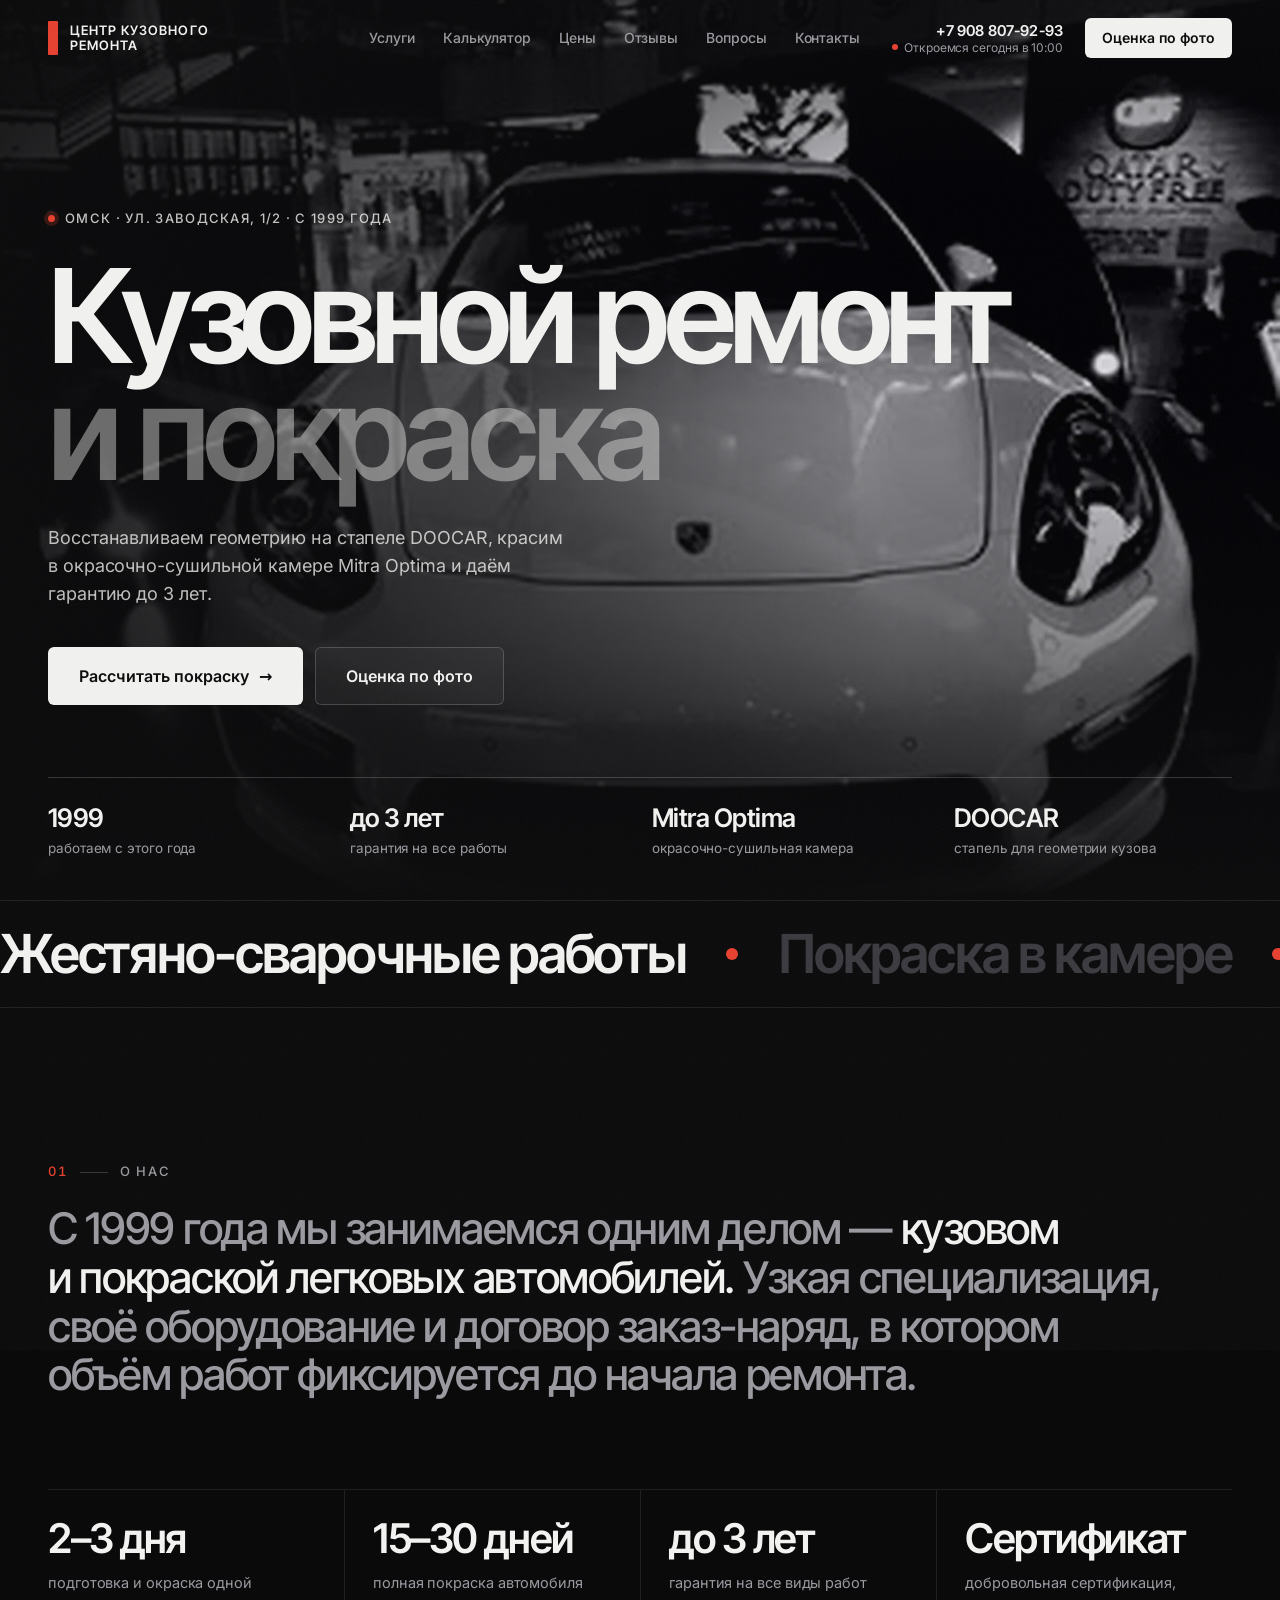
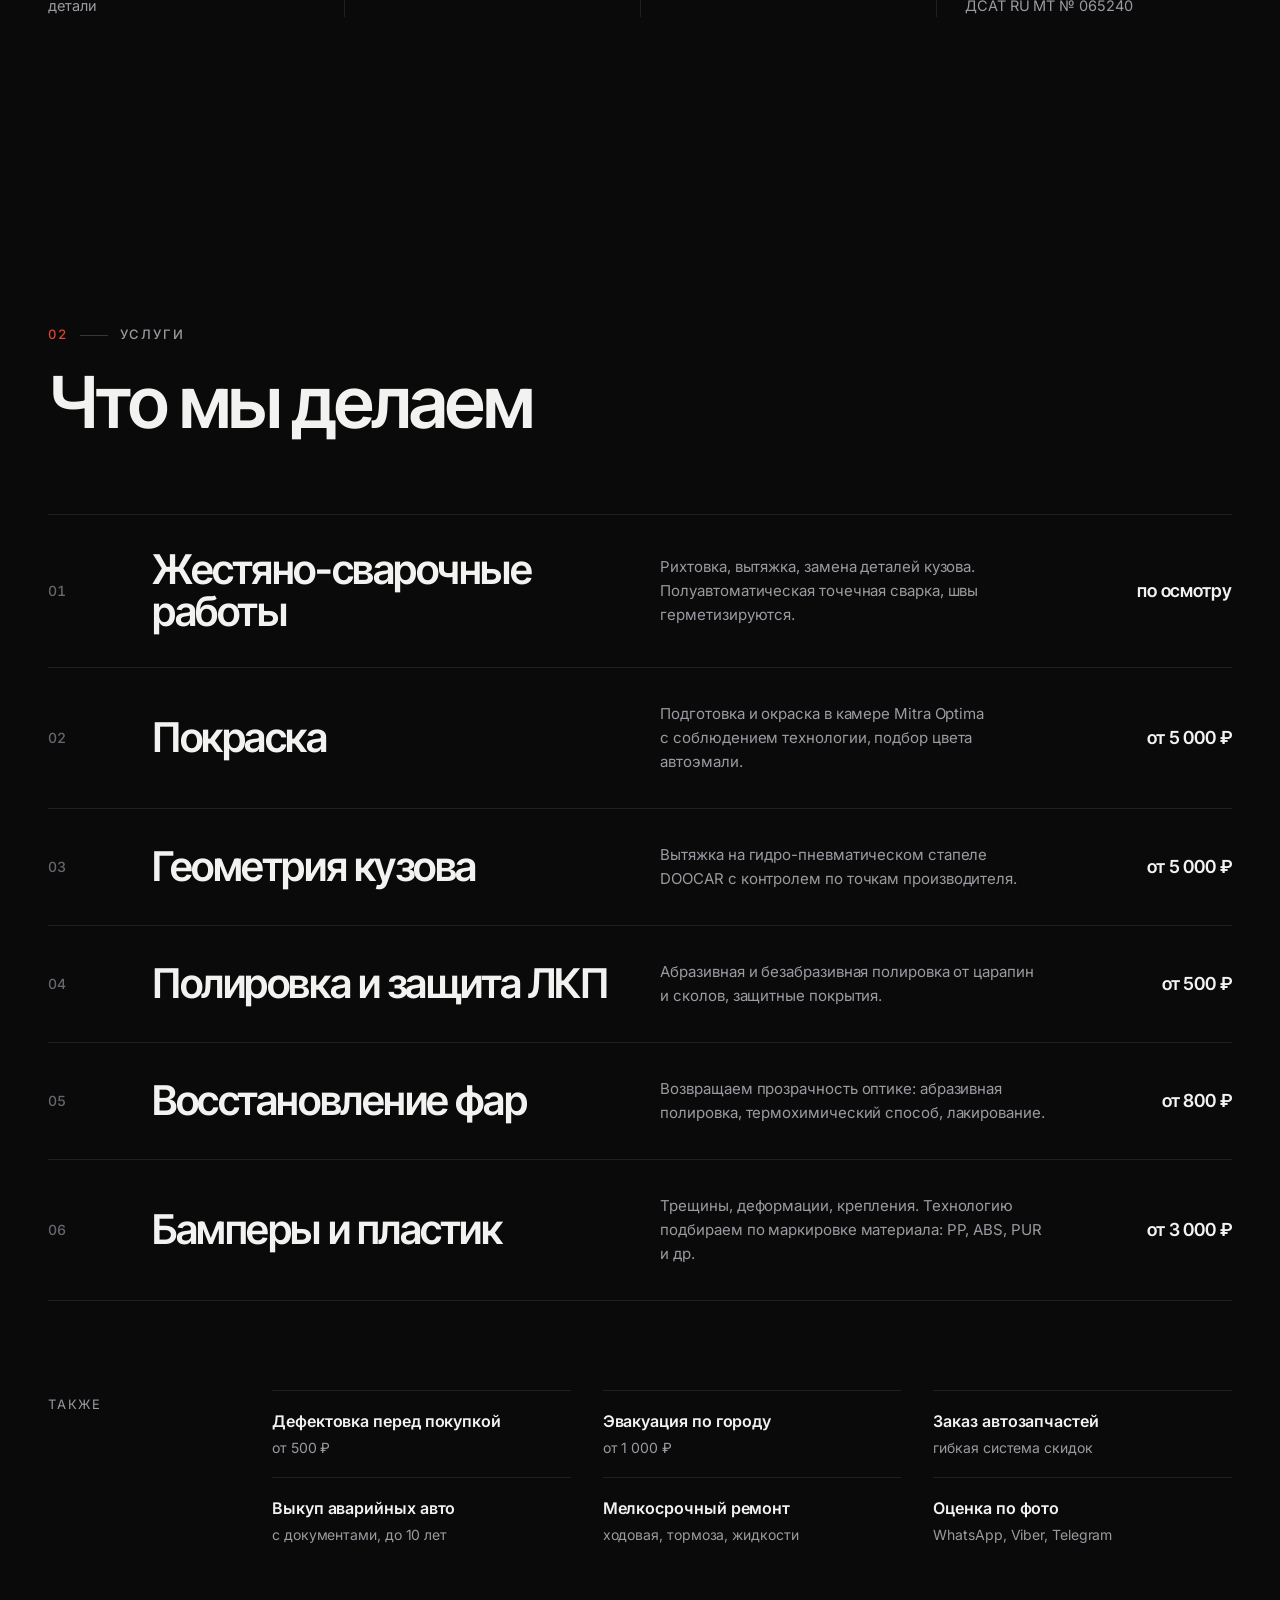
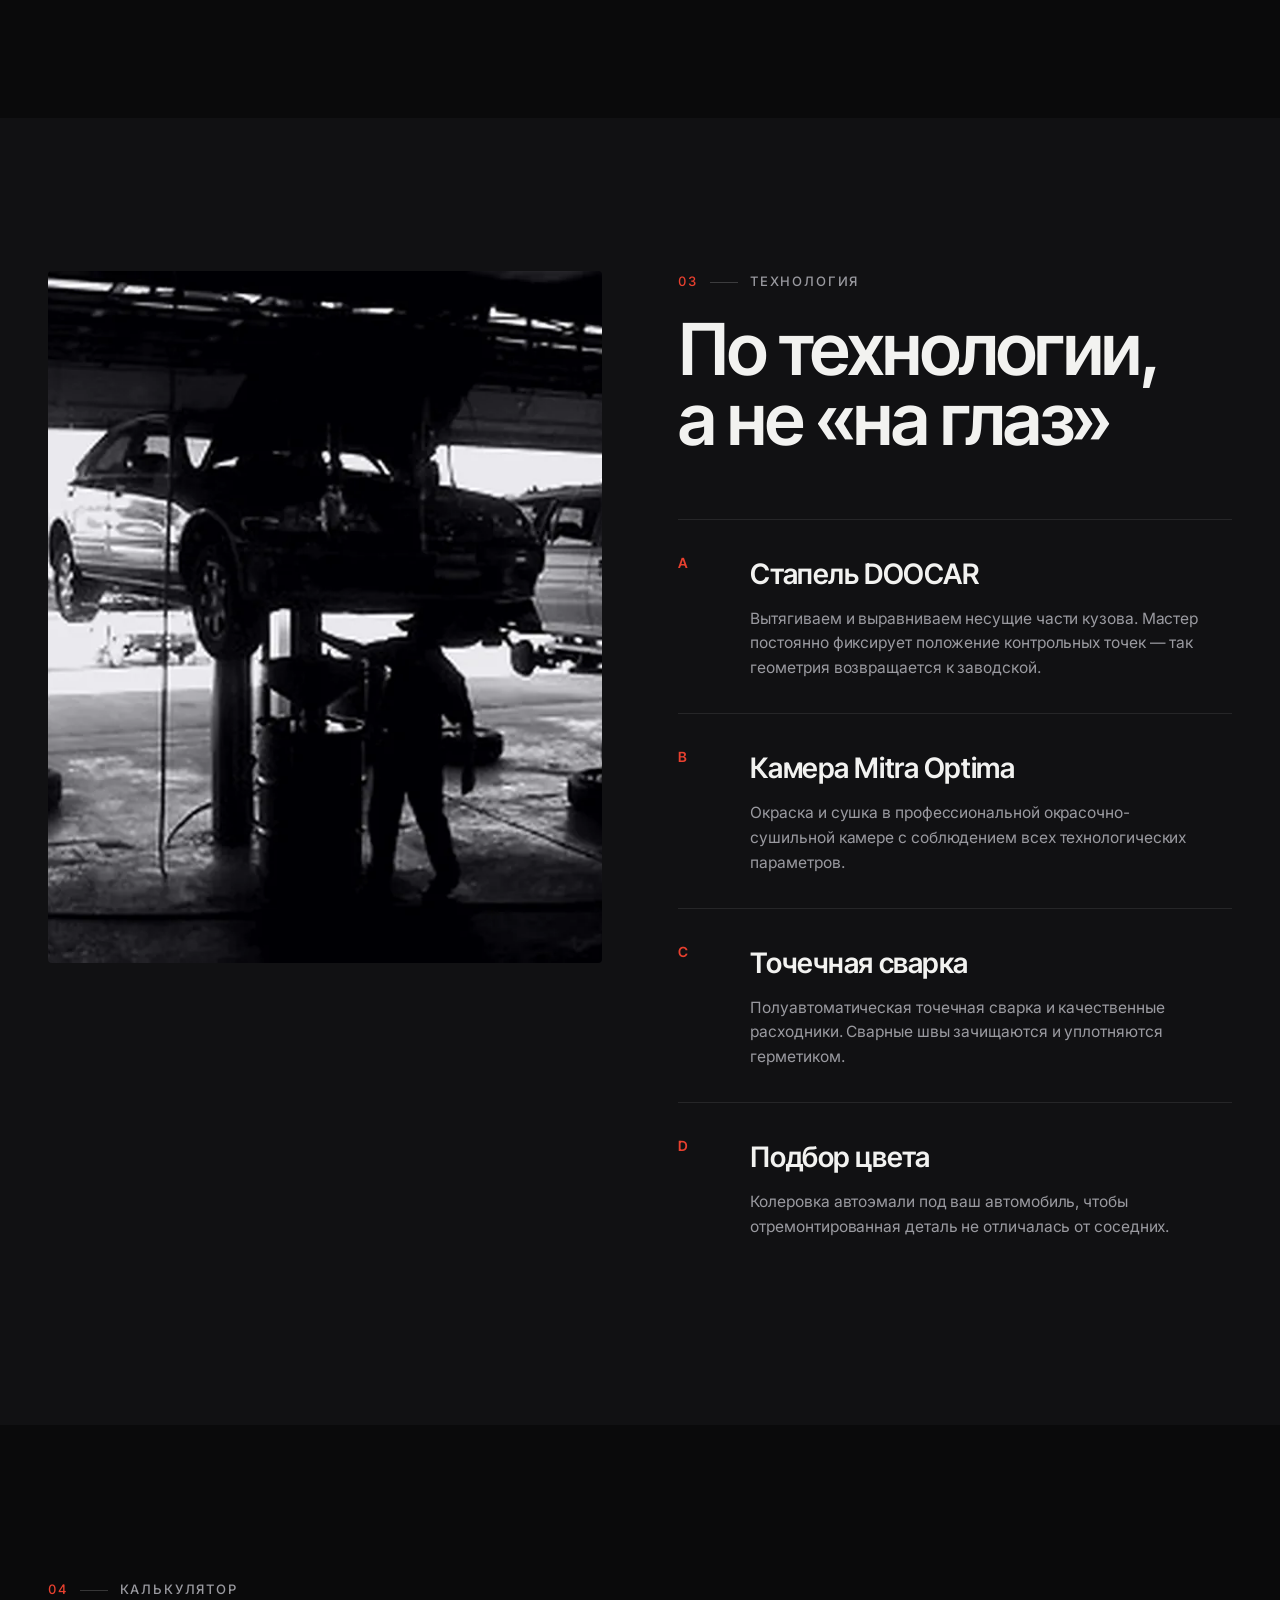
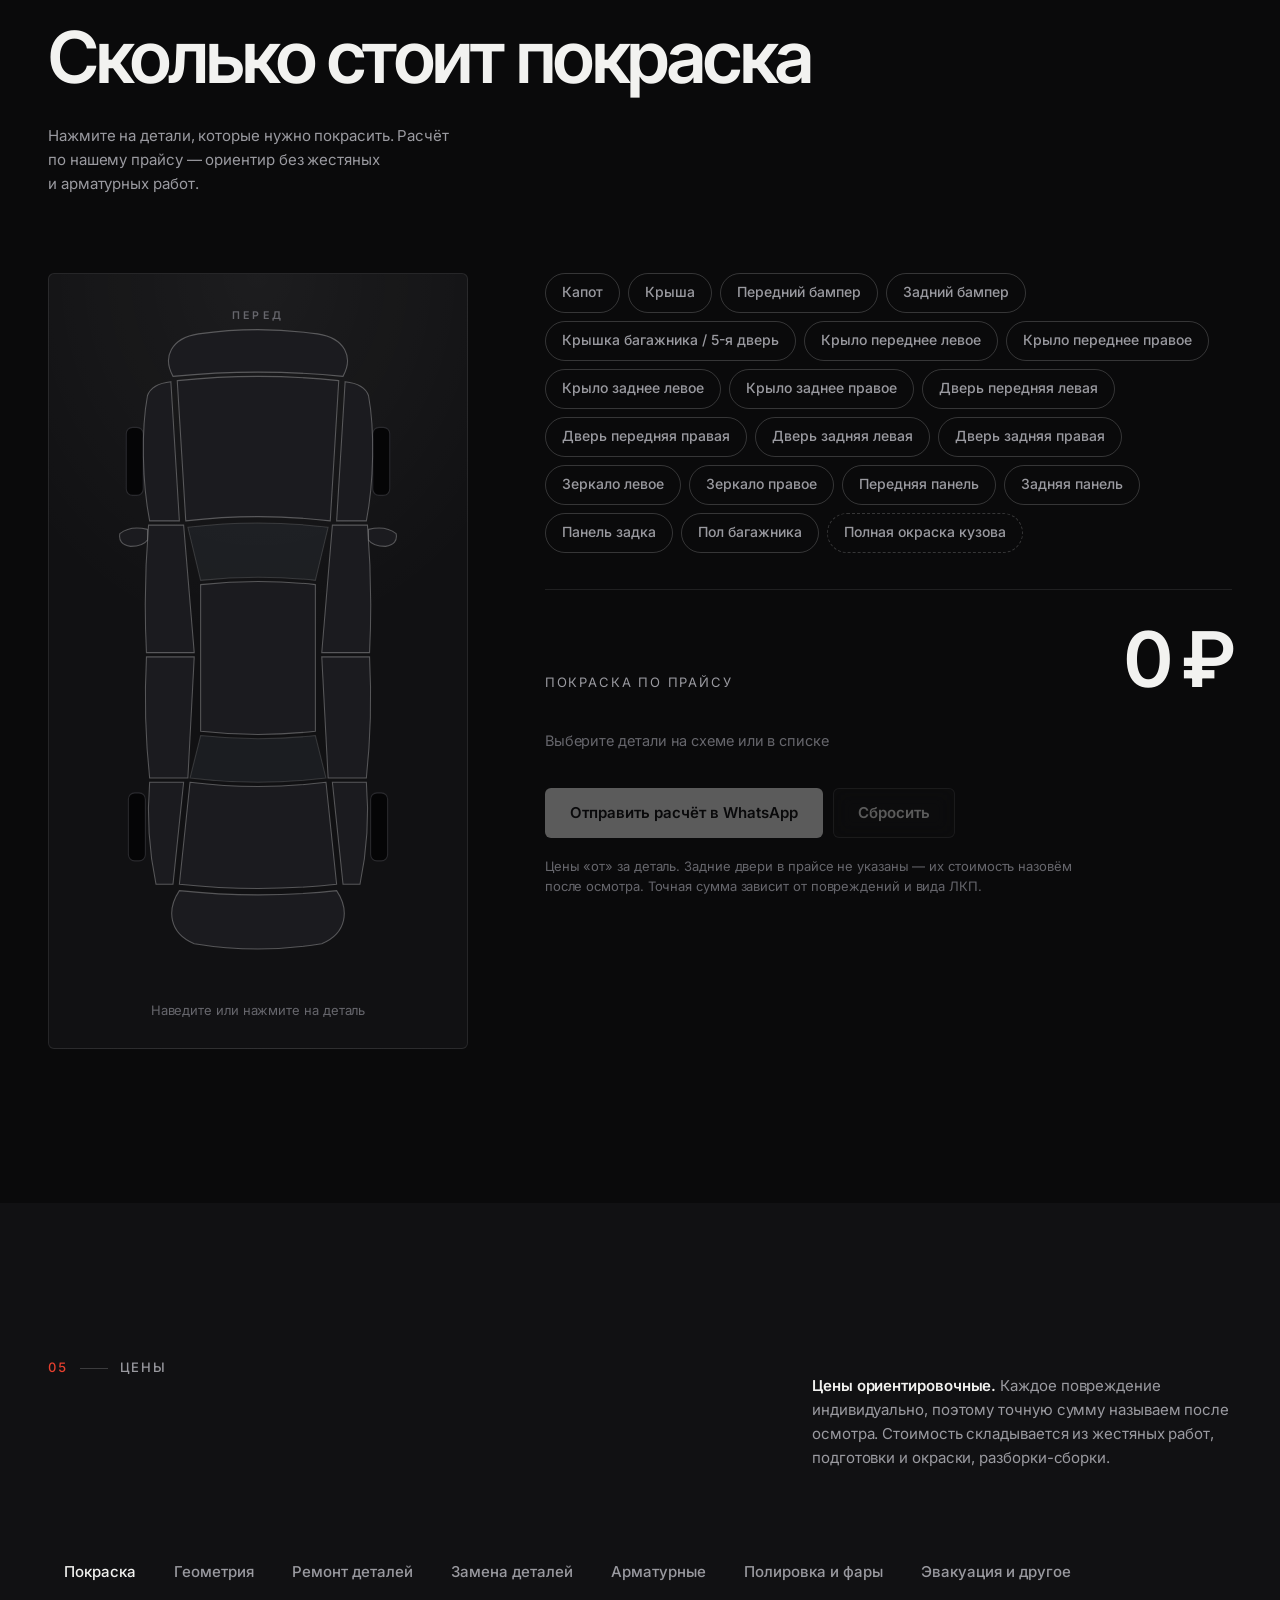
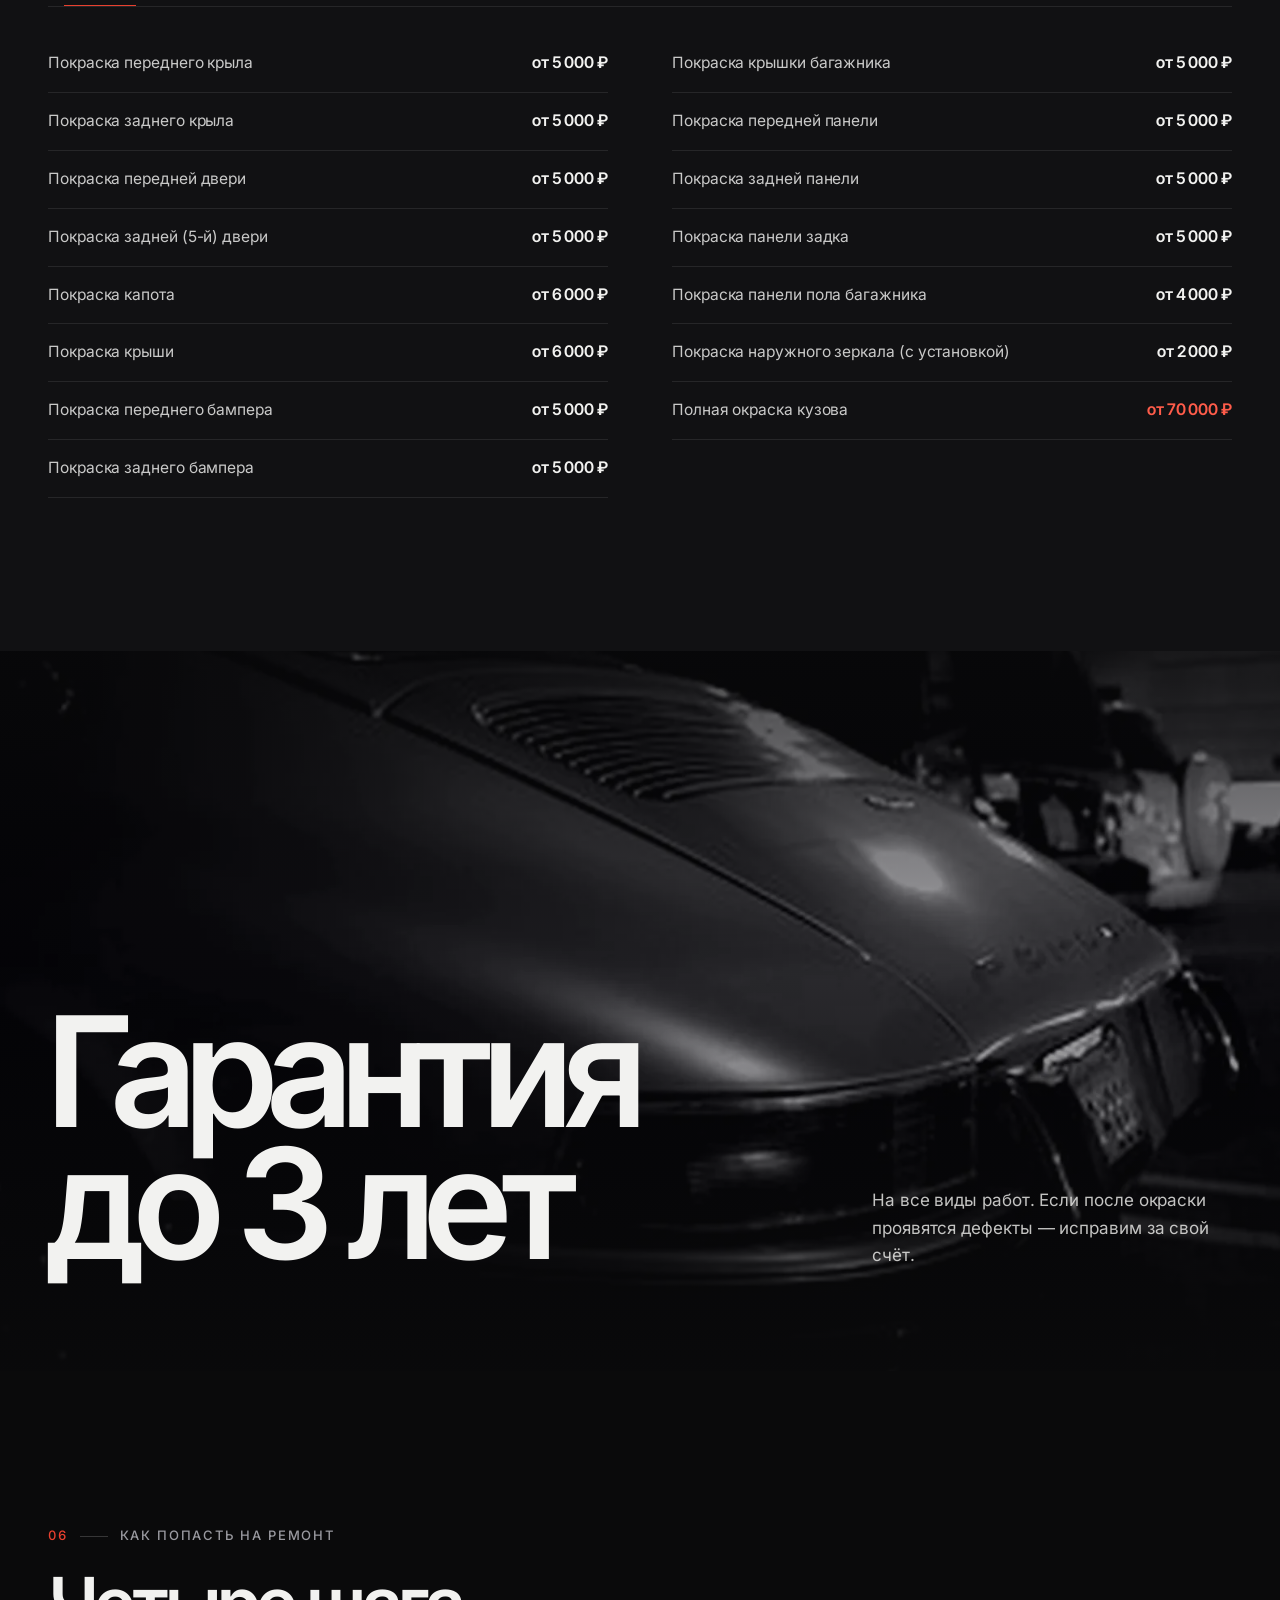
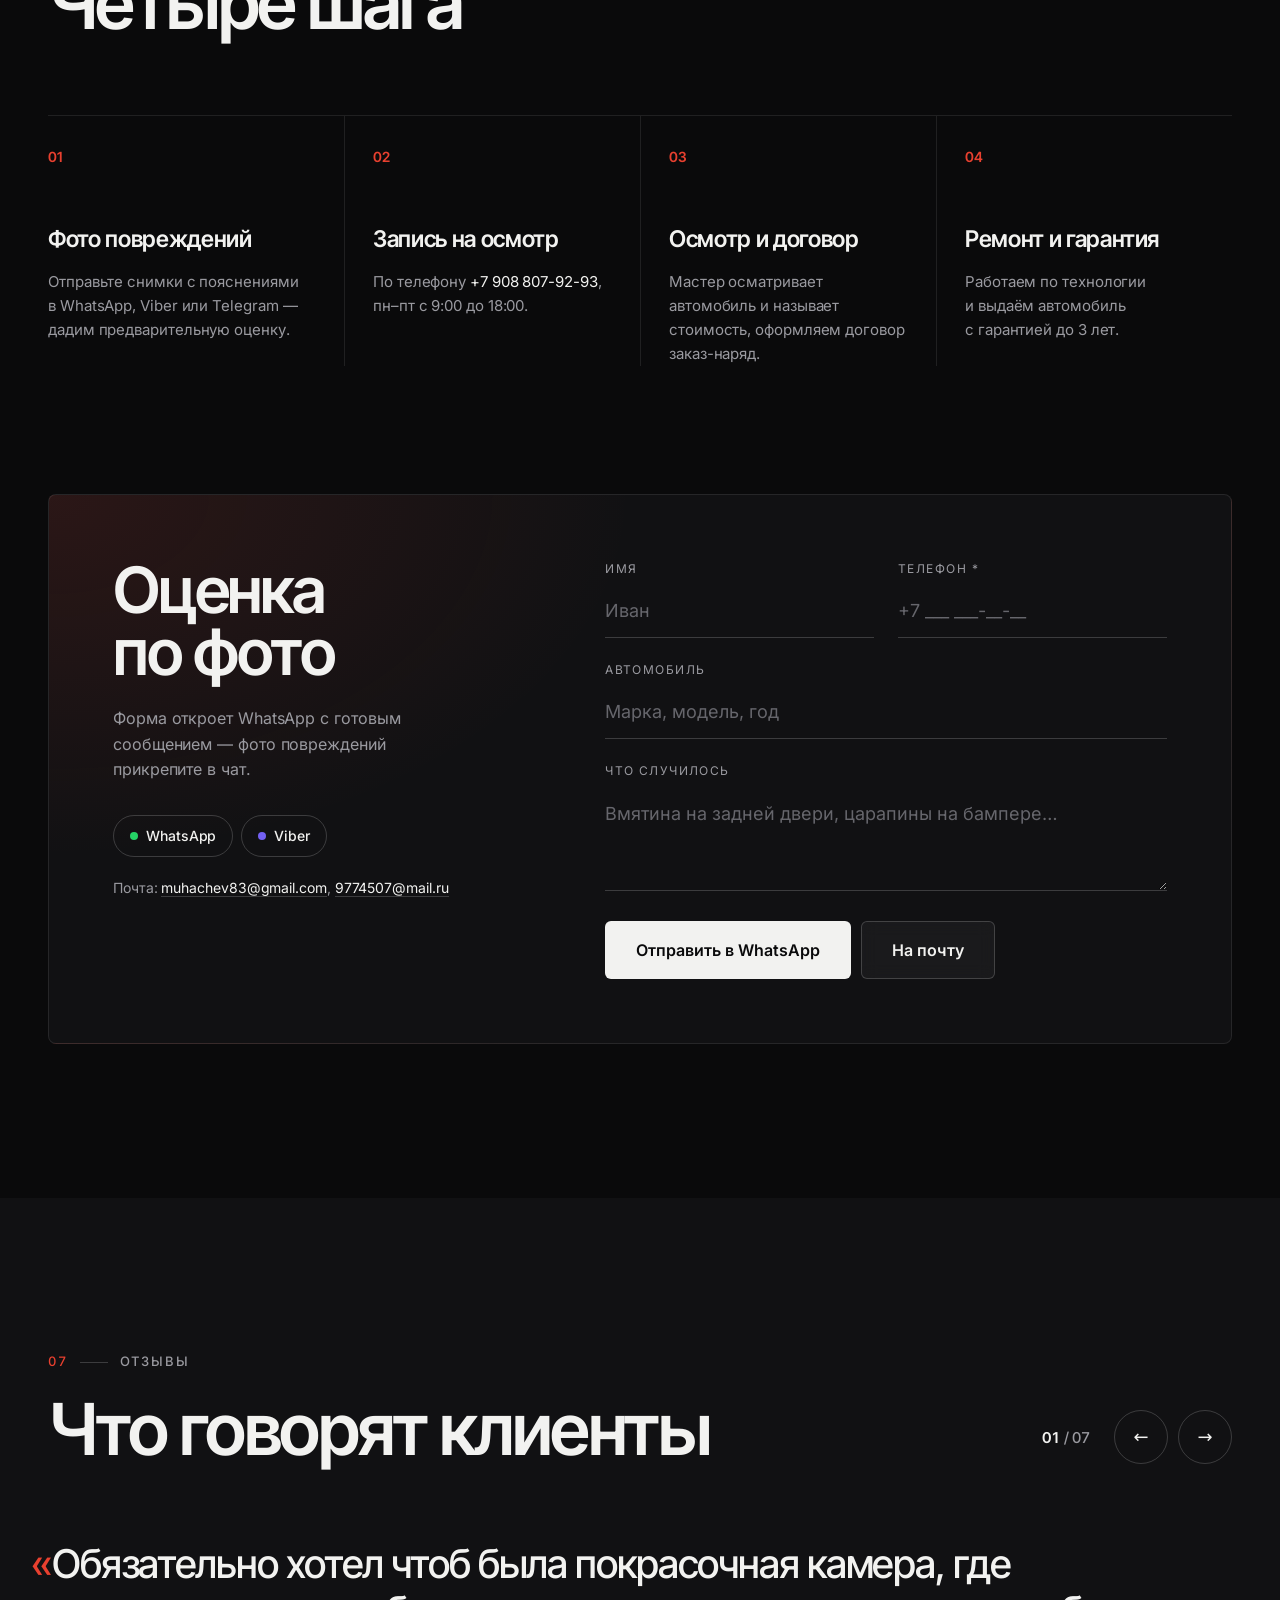
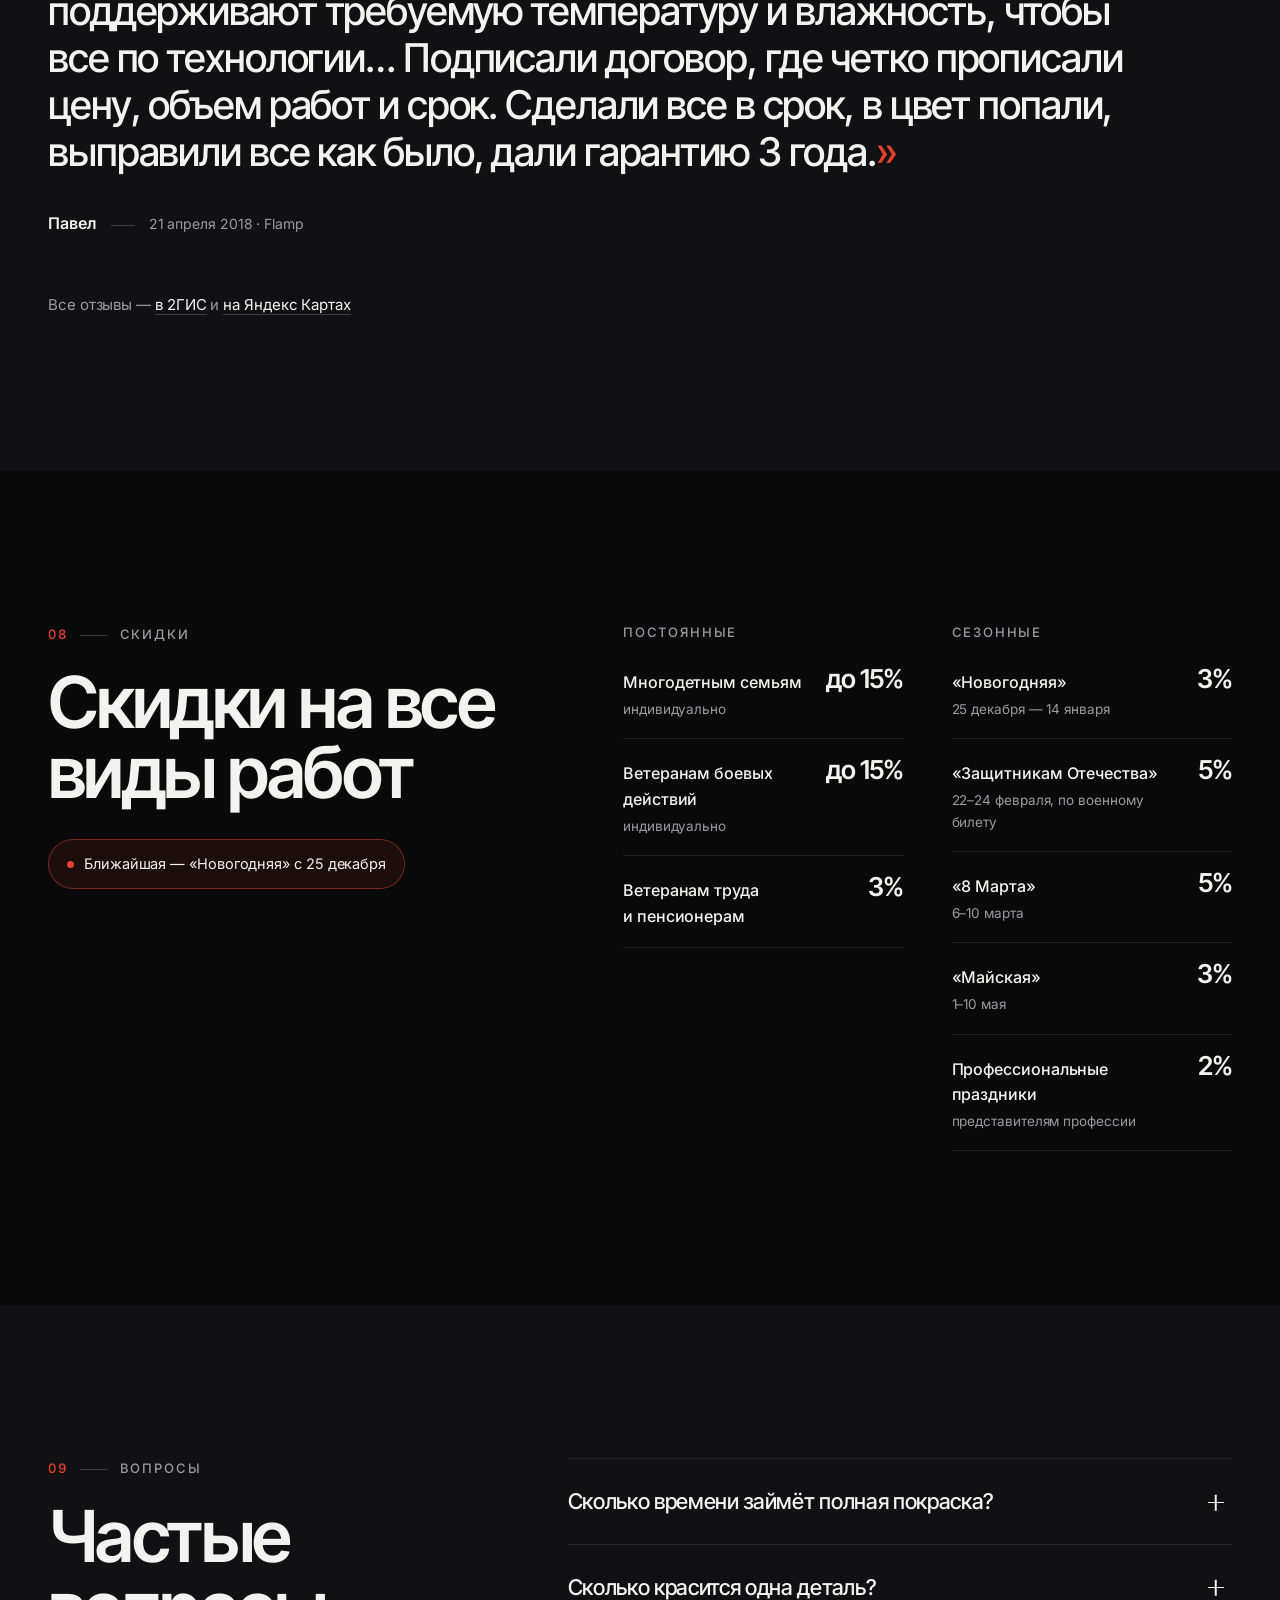
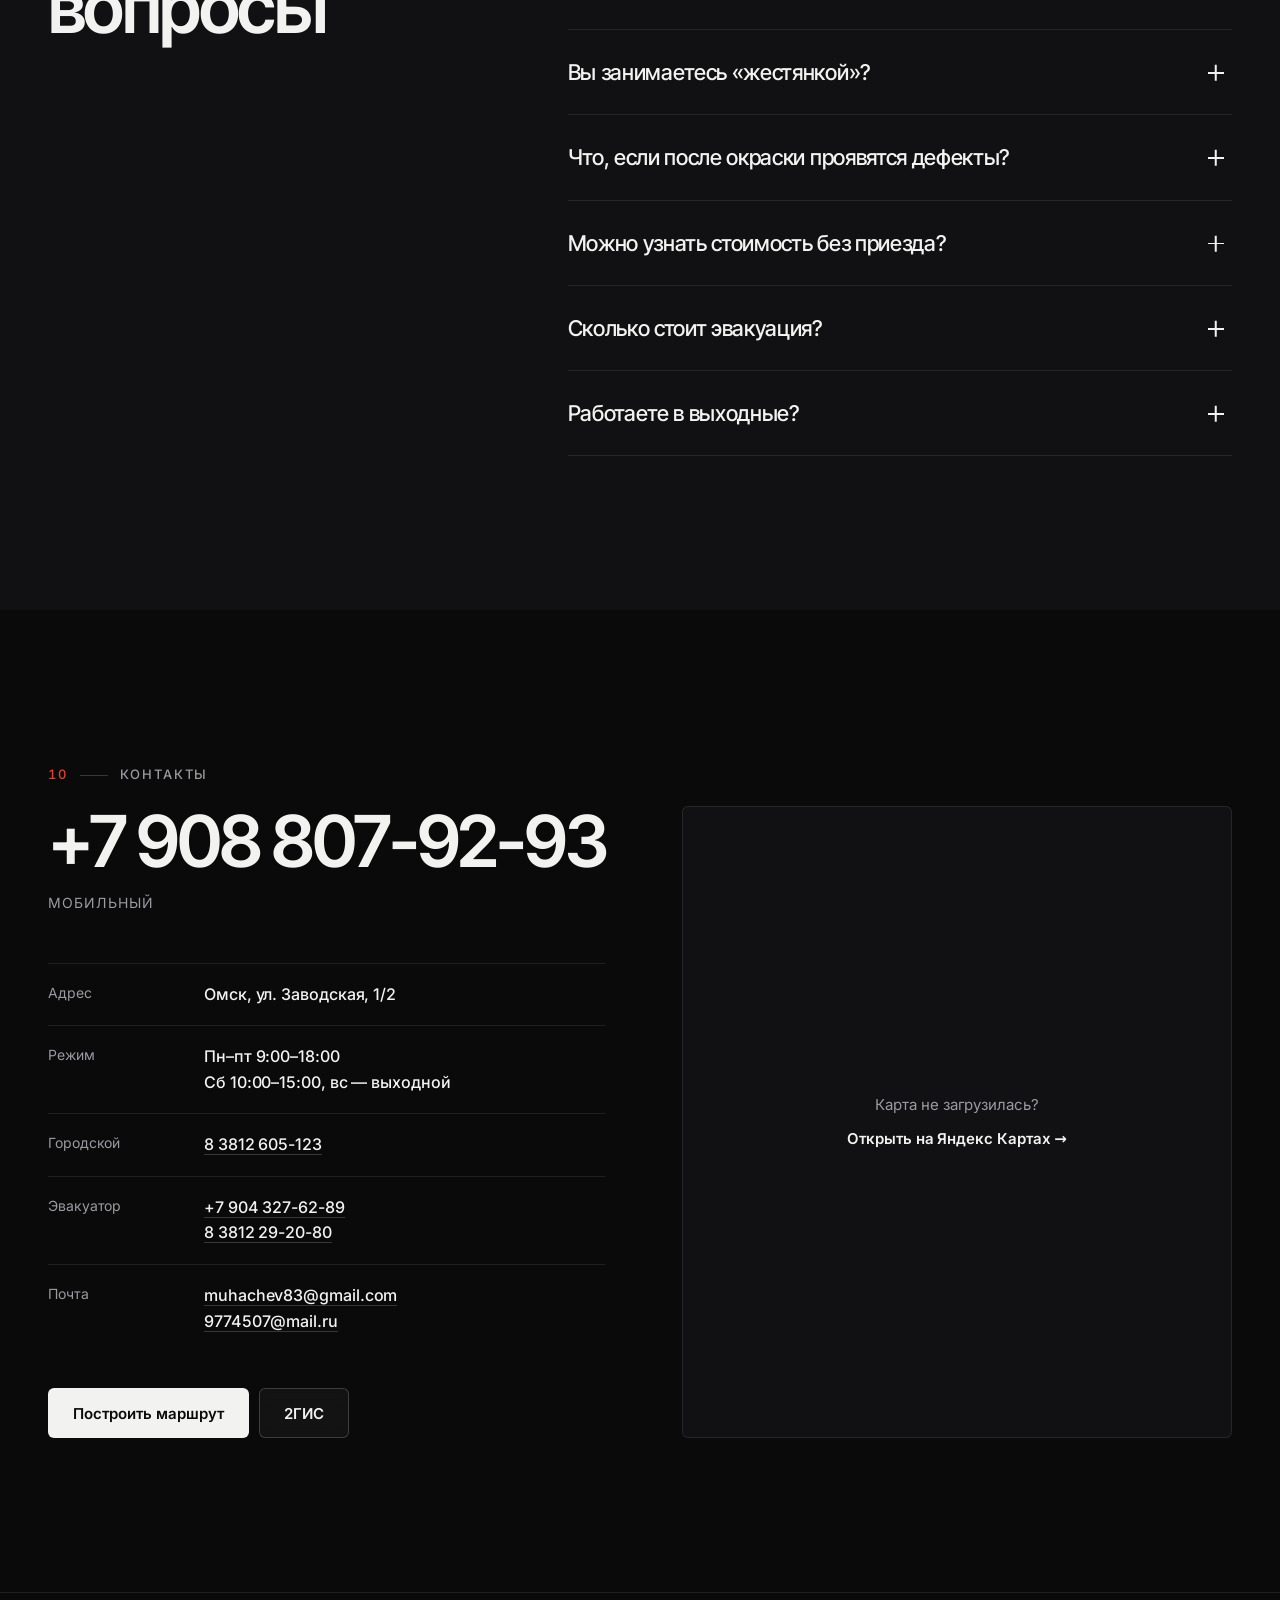
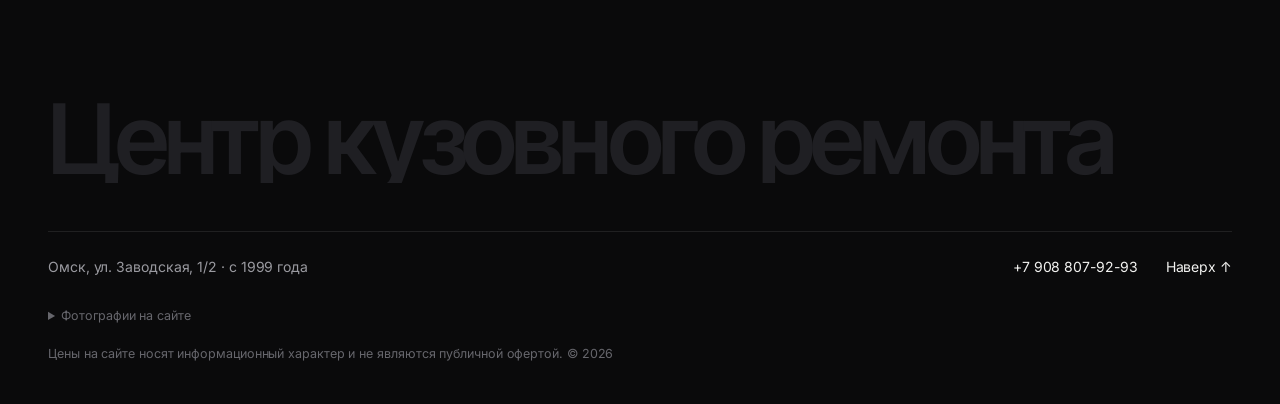
<file: kuzovomsk-site/index.html>
<!DOCTYPE html>
<html lang="ru">
<head>
  <meta charset="utf-8">
  <meta name="viewport" content="width=device-width, initial-scale=1, viewport-fit=cover">
  <title>Кузовной ремонт и покраска в Омске — Центр кузовного ремонта</title>
  <meta name="description" content="Кузовной ремонт и покраска автомобилей в Омске с 1999 года: стапель DOOCAR, окрасочно-сушильная камера Mitra Optima, подбор цвета, гарантия до 3 лет. Калькулятор покраски онлайн. ул. Заводская, 1/2.">
  <link rel="canonical" href="https://kuzovomsk.ru/">
  <meta name="theme-color" content="#0a0a0b">
  <link rel="icon" href="favicon.svg" type="image/svg+xml">

  <meta property="og:type" content="website">
  <meta property="og:locale" content="ru_RU">
  <meta property="og:title" content="Центр кузовного ремонта — Омск, ул. Заводская 1/2">
  <meta property="og:description" content="Кузовной ремонт и покраска с 1999 года. Стапель, окрасочная камера, гарантия до 3 лет.">
  <meta property="og:url" content="https://kuzovomsk.ru/">
  <meta property="og:image" content="https://kuzovomsk.ru/img/og.jpg">
  <meta property="og:image:width" content="1200">
  <meta property="og:image:height" content="630">

  <link rel="preload" href="fonts/inter-tight-cyrillic-wght-normal.woff2" as="font" type="font/woff2" crossorigin>
  <link rel="preload" href="fonts/inter-cyrillic-wght-normal.woff2" as="font" type="font/woff2" crossorigin>
  <link rel="preload" as="image" href="img/hero-1600.webp" type="image/webp" imagesrcset="img/hero-1000.webp 1000w, img/hero-1600.webp 1600w, img/hero-2400.webp 2400w" imagesizes="100vw">
  <link rel="stylesheet" href="css/styles.css">

  <script type="application/ld+json">
  {
    "@context": "https://schema.org",
    "@type": "AutoBodyShop",
    "name": "Центр кузовного ремонта",
    "url": "https://kuzovomsk.ru/",
    "image": "https://kuzovomsk.ru/img/og.jpg",
    "telephone": ["+7-908-807-92-93", "+7-3812-605-123"],
    "email": ["muhachev83@gmail.com", "9774507@mail.ru"],
    "foundingDate": "1999",
    "address": { "@type": "PostalAddress", "streetAddress": "ул. Заводская, 1/2", "addressLocality": "Омск", "addressCountry": "RU" },
    "geo": { "@type": "GeoCoordinates", "latitude": 55.049858, "longitude": 73.262629 },
    "openingHoursSpecification": [
      { "@type": "OpeningHoursSpecification", "dayOfWeek": ["Monday","Tuesday","Wednesday","Thursday","Friday"], "opens": "09:00", "closes": "18:00" },
      { "@type": "OpeningHoursSpecification", "dayOfWeek": "Saturday", "opens": "10:00", "closes": "15:00" }
    ]
  }
  </script>
  <script>document.documentElement.classList.add('js')</script>
</head>
<body>
<a class="skip" href="#main">Перейти к содержанию</a>

<!-- ================= ШАПКА ================= -->
<header class="hdr" data-hdr>
  <div class="wrap hdr__row">
    <a class="brand" href="#top" aria-label="Центр кузовного ремонта — наверх">
      <span class="brand__mark" aria-hidden="true"></span>
      <span class="brand__name">Центр кузовного<br>ремонта</span>
    </a>

    <nav class="nav" id="nav" aria-label="Основное меню">
      <a href="#services">Услуги</a>
      <a href="#calc">Калькулятор</a>
      <a href="#prices">Цены</a>
      <a href="#reviews">Отзывы</a>
      <a href="#faq">Вопросы</a>
      <a href="#contacts">Контакты</a>
      <div class="nav__extra">
        <a class="nav__phone" href="tel:+79088079293">+7 908 807-92-93</a>
        <a class="nav__meta" href="tel:+73812605123">Городской: 8 3812 605-123</a>
        <span class="nav__meta">Пн–пт 9:00–18:00 · Сб 10:00–15:00</span>
        <a class="btn btn--light" href="#estimate">Оценка по фото</a>
      </div>
    </nav>

    <div class="hdr__right">
      <div class="hdr__contact">
        <a class="hdr__phone" href="tel:+79088079293">+7 908 807-92-93</a>
        <span class="status" data-open-status>Пн–пт 9:00–18:00</span>
      </div>
      <a class="btn btn--light btn--sm" href="#estimate">Оценка по фото</a>
    </div>

    <button class="burger" type="button" aria-controls="nav" aria-expanded="false" aria-label="Открыть меню"><span></span><span></span></button>
  </div>
</header>

<main id="main">

<!-- ================= ПЕРВЫЙ ЭКРАН ================= -->
<section class="hero" id="top">
  <div class="hero__media" aria-hidden="true">
    <picture>
      <source type="image/webp" srcset="img/hero-1000.webp 1000w, img/hero-1600.webp 1600w, img/hero-2400.webp 2400w" sizes="100vw">
      <img src="img/hero-1600.jpg" alt="" width="2400" height="1600" fetchpriority="high">
    </picture>
  </div>
  <div class="hero__shade" aria-hidden="true"></div>

  <div class="wrap hero__content">
    <p class="kicker" data-reveal><span class="kicker__dot"></span>Омск · ул. Заводская, 1/2 · с 1999 года</p>
    <h1 class="hero__title" data-reveal>Кузовной ремонт<br><span class="hero__title-muted">и покраска</span></h1>
    <p class="hero__lead" data-reveal>Восстанавливаем геометрию на&nbsp;стапеле DOOCAR, красим в&nbsp;окрасочно-сушильной камере Mitra Optima и&nbsp;даём гарантию до&nbsp;3&nbsp;лет.</p>
    <div class="hero__cta" data-reveal>
      <a class="btn btn--light btn--lg" href="#calc">Рассчитать покраску <span class="btn__arrow" aria-hidden="true">→</span></a>
      <a class="btn btn--ghost btn--lg" href="#estimate">Оценка по фото</a>
    </div>
  </div>

  <div class="wrap">
    <ul class="hero__facts" data-reveal>
      <li><b>1999</b><span>работаем с&nbsp;этого года</span></li>
      <li><b>до 3 лет</b><span>гарантия на&nbsp;все работы</span></li>
      <li><b>Mitra Optima</b><span>окрасочно-сушильная камера</span></li>
      <li><b>DOOCAR</b><span>стапель для геометрии кузова</span></li>
    </ul>
  </div>
</section>

<!-- Бегущая строка -->
<div class="marquee" aria-hidden="true">
  <div class="marquee__track">
    <span>Жестяно-сварочные работы</span><i></i><span class="o">Покраска в&nbsp;камере</span><i></i><span>Геометрия кузова</span><i></i><span class="o">Полировка</span><i></i><span>Ремонт бамперов</span><i></i><span class="o">Восстановление фар</span><i></i>
    <span>Жестяно-сварочные работы</span><i></i><span class="o">Покраска в&nbsp;камере</span><i></i><span>Геометрия кузова</span><i></i><span class="o">Полировка</span><i></i><span>Ремонт бамперов</span><i></i><span class="o">Восстановление фар</span><i></i>
  </div>
</div>

<!-- ================= О НАС ================= -->
<section class="section intro">
  <div class="wrap">
    <p class="label" data-reveal><span>01</span>О нас</p>
    <p class="intro__text" data-reveal>С&nbsp;1999 года мы занимаемся одним делом&nbsp;— <em>кузовом и&nbsp;покраской легковых автомобилей.</em> Узкая специализация, своё оборудование и&nbsp;договор заказ-наряд, в&nbsp;котором объём работ фиксируется до&nbsp;начала ремонта.</p>
    <dl class="stats">
      <div data-reveal><dt>2–3 дня</dt><dd>подготовка и&nbsp;окраска одной детали</dd></div>
      <div data-reveal><dt>15–30 дней</dt><dd>полная покраска автомобиля</dd></div>
      <div data-reveal><dt>до 3 лет</dt><dd>гарантия на&nbsp;все виды работ</dd></div>
      <div data-reveal><dt>Сертификат</dt><dd>добровольная сертификация, ДСАТ RU&nbsp;МТ №&nbsp;065240</dd></div>
    </dl>
  </div>
</section>

<!-- ================= УСЛУГИ ================= -->
<section class="section svc" id="services">
  <div class="wrap">
    <div class="head">
      <p class="label" data-reveal><span>02</span>Услуги</p>
      <h2 data-reveal>Что мы делаем</h2>
    </div>

    <ol class="svc__list">
      <li class="svc__row" data-reveal data-preview="img/svc-body-800.webp">
        <a class="svc__link" href="#prices" data-tab="replace">
          <span class="svc__num">01</span>
          <span class="svc__title">Жестяно-сварочные работы</span>
          <span class="svc__desc">Рихтовка, вытяжка, замена деталей кузова. Полуавтоматическая точечная сварка, швы герметизируются.</span>
          <span class="svc__price">по&nbsp;осмотру</span>
        </a>
        <img class="svc__thumb" src="img/svc-body-800.webp" alt="" loading="lazy" width="800" height="533">
      </li>
      <li class="svc__row" data-reveal data-preview="img/svc-paint-800.webp">
        <a class="svc__link" href="#calc">
          <span class="svc__num">02</span>
          <span class="svc__title">Покраска</span>
          <span class="svc__desc">Подготовка и&nbsp;окраска в&nbsp;камере Mitra Optima с&nbsp;соблюдением технологии, подбор цвета автоэмали.</span>
          <span class="svc__price">от&nbsp;5&nbsp;000&nbsp;₽</span>
        </a>
        <img class="svc__thumb" src="img/svc-paint-800.webp" alt="" loading="lazy" width="800" height="533">
      </li>
      <li class="svc__row" data-reveal data-preview="img/svc-geometry-800.webp">
        <a class="svc__link" href="#prices" data-tab="geometry">
          <span class="svc__num">03</span>
          <span class="svc__title">Геометрия кузова</span>
          <span class="svc__desc">Вытяжка на&nbsp;гидро-пневматическом стапеле DOOCAR с&nbsp;контролем по&nbsp;точкам производителя.</span>
          <span class="svc__price">от&nbsp;5&nbsp;000&nbsp;₽</span>
        </a>
        <img class="svc__thumb" src="img/svc-geometry-800.webp" alt="" loading="lazy" width="800" height="533">
      </li>
      <li class="svc__row" data-reveal data-preview="img/svc-polish-800.webp">
        <a class="svc__link" href="#prices" data-tab="polish">
          <span class="svc__num">04</span>
          <span class="svc__title">Полировка и&nbsp;защита ЛКП</span>
          <span class="svc__desc">Абразивная и&nbsp;безабразивная полировка от&nbsp;царапин и&nbsp;сколов, защитные покрытия.</span>
          <span class="svc__price">от&nbsp;500&nbsp;₽</span>
        </a>
        <img class="svc__thumb" src="img/svc-polish-800.webp" alt="" loading="lazy" width="800" height="533">
      </li>
      <li class="svc__row" data-reveal data-preview="img/svc-lights-800.webp">
        <a class="svc__link" href="#prices" data-tab="polish">
          <span class="svc__num">05</span>
          <span class="svc__title">Восстановление фар</span>
          <span class="svc__desc">Возвращаем прозрачность оптике: абразивная полировка, термохимический способ, лакирование.</span>
          <span class="svc__price">от&nbsp;800&nbsp;₽</span>
        </a>
        <img class="svc__thumb" src="img/svc-lights-800.webp" alt="" loading="lazy" width="800" height="533">
      </li>
      <li class="svc__row" data-reveal data-preview="img/svc-bumper-800.webp">
        <a class="svc__link" href="#estimate">
          <span class="svc__num">06</span>
          <span class="svc__title">Бамперы и&nbsp;пластик</span>
          <span class="svc__desc">Трещины, деформации, крепления. Технологию подбираем по&nbsp;маркировке материала: PP, ABS, PUR и&nbsp;др.</span>
          <span class="svc__price">от&nbsp;3&nbsp;000&nbsp;₽</span>
        </a>
        <img class="svc__thumb" src="img/svc-bumper-800.webp" alt="" loading="lazy" width="800" height="533">
      </li>
    </ol>

    <div class="extras" data-reveal>
      <p class="extras__title">Также</p>
      <ul>
        <li><b>Дефектовка перед покупкой</b><span>от&nbsp;500&nbsp;₽</span></li>
        <li><b>Эвакуация по&nbsp;городу</b><span>от&nbsp;1&nbsp;000&nbsp;₽</span></li>
        <li><b>Заказ автозапчастей</b><span>гибкая система скидок</span></li>
        <li><b>Выкуп аварийных авто</b><span>с&nbsp;документами, до&nbsp;10&nbsp;лет</span></li>
        <li><b>Мелкосрочный ремонт</b><span>ходовая, тормоза, жидкости</span></li>
        <li><b>Оценка по&nbsp;фото</b><span>WhatsApp, Viber, Telegram</span></li>
      </ul>
    </div>
  </div>
  <div class="preview" aria-hidden="true"><img src="img/svc-body-800.webp" alt=""></div>
</section>

<!-- ================= ТЕХНОЛОГИЯ ================= -->
<section class="section tech" id="tech">
  <div class="wrap tech__grid">
    <figure class="tech__media" data-reveal>
      <picture>
        <source type="image/webp" srcset="img/tech-1000.webp 1000w, img/tech-1600.webp 1600w" sizes="(min-width: 960px) 50vw, 100vw">
        <img src="img/tech-1000.jpg" alt="" loading="lazy" width="1600" height="1200">
      </picture>
    </figure>
    <div class="tech__body">
      <p class="label" data-reveal><span>03</span>Технология</p>
      <h2 data-reveal>По&nbsp;технологии,<br>а&nbsp;не&nbsp;«на&nbsp;глаз»</h2>
      <ol class="tech__list">
        <li data-reveal><span>A</span><div><h3>Стапель DOOCAR</h3><p>Вытягиваем и&nbsp;выравниваем несущие части кузова. Мастер постоянно фиксирует положение контрольных точек&nbsp;— так геометрия возвращается к&nbsp;заводской.</p></div></li>
        <li data-reveal><span>B</span><div><h3>Камера Mitra Optima</h3><p>Окраска и&nbsp;сушка в&nbsp;профессиональной окрасочно-сушильной камере с&nbsp;соблюдением всех технологических параметров.</p></div></li>
        <li data-reveal><span>C</span><div><h3>Точечная сварка</h3><p>Полуавтоматическая точечная сварка и&nbsp;качественные расходники. Сварные швы зачищаются и&nbsp;уплотняются герметиком.</p></div></li>
        <li data-reveal><span>D</span><div><h3>Подбор цвета</h3><p>Колеровка автоэмали под ваш автомобиль, чтобы отремонтированная деталь не&nbsp;отличалась от&nbsp;соседних.</p></div></li>
      </ol>
    </div>
  </div>
</section>

<!-- ================= КАЛЬКУЛЯТОР ================= -->
<section class="section calc" id="calc">
  <div class="wrap">
    <div class="head head--row">
      <div>
        <p class="label" data-reveal><span>04</span>Калькулятор</p>
        <h2 data-reveal>Сколько стоит покраска</h2>
      </div>
      <p class="head__aside" data-reveal>Нажмите на&nbsp;детали, которые нужно покрасить. Расчёт по&nbsp;нашему прайсу&nbsp;— ориентир без жестяных и&nbsp;арматурных работ.</p>
    </div>

    <div class="calc__grid" data-reveal>
      <div class="calc__car">
        <svg class="car" viewBox="0 0 320 640" role="group" aria-label="Схема кузова: выберите детали">
          <!-- колёса -->
          <g class="car__wheel">
            <rect x="36" y="118" width="16" height="64" rx="6"/><rect x="268" y="118" width="16" height="64" rx="6"/>
            <rect x="38" y="462" width="16" height="64" rx="6"/><rect x="266" y="462" width="16" height="64" rx="6"/>
          </g>
          <!-- стёкла -->
          <g class="car__glass">
            <path d="M94 212Q160 204 226 212L214 262Q160 256 106 262Z"/>
            <path d="M106 408Q160 414 214 408L224 448Q160 456 96 448Z"/>
          </g>
          <!-- детали -->
          <path class="part" data-part="front-bumper" d="M80 70C70 52 78 34 104 30Q160 22 216 30C242 34 250 52 240 70Q160 62 80 70Z"/>
          <path class="part" data-part="hood" d="M84 74Q160 66 236 74L228 206Q160 198 92 206Z"/>
          <path class="part" data-part="roof" d="M106 266Q160 260 214 266L214 404Q160 410 106 404Z"/>
          <path class="part" data-part="trunk" d="M96 452Q160 460 224 452L234 548Q160 556 86 548Z"/>
          <path class="part" data-part="rear-bumper" d="M86 554Q160 562 234 554C246 572 244 594 220 604Q160 614 100 604C76 594 74 572 86 554Z"/>
          <path class="part" data-part="fender-fl" d="M78 75L86 206H58C51 170 50 120 56 88Q60 77 78 75Z"/>
          <path class="part" data-part="fender-fr" d="M242 75L234 206H262C269 170 270 120 264 88Q260 77 242 75Z"/>
          <path class="part" data-part="door-fl" d="M57 210H90L100 330H55Q52 270 57 210Z"/>
          <path class="part" data-part="door-fr" d="M263 210H230L220 330H265Q268 270 263 210Z"/>
          <path class="part" data-part="door-rl" d="M55 334H100L94 448H58Q52 392 55 334Z"/>
          <path class="part" data-part="door-rr" d="M265 334H220L226 448H262Q268 392 265 334Z"/>
          <path class="part" data-part="fender-rl" d="M58 452H90L80 548H64Q54 500 58 452Z"/>
          <path class="part" data-part="fender-rr" d="M262 452H230L240 548H256Q266 500 262 452Z"/>
          <path class="part" data-part="mirror-l" d="M56 214Q40 210 30 218Q28 228 40 230Q52 230 56 224Z"/>
          <path class="part" data-part="mirror-r" d="M264 214Q280 210 290 218Q292 228 280 230Q268 230 264 224Z"/>
          <text class="car__label" x="160" y="16" text-anchor="middle">ПЕРЕД</text>
        </svg>
        <p class="calc__hint">Наведите или нажмите на&nbsp;деталь</p>
      </div>

      <div class="calc__panel">
        <div class="calc__chips" role="group" aria-label="Детали для покраски">
          <button type="button" class="chip chip--dup" data-part="hood" aria-pressed="false">Капот</button>
          <button type="button" class="chip chip--dup" data-part="roof" aria-pressed="false">Крыша</button>
          <button type="button" class="chip chip--dup" data-part="front-bumper" aria-pressed="false">Передний бампер</button>
          <button type="button" class="chip chip--dup" data-part="rear-bumper" aria-pressed="false">Задний бампер</button>
          <button type="button" class="chip chip--dup" data-part="trunk" aria-pressed="false">Крышка багажника / 5-я дверь</button>
          <button type="button" class="chip chip--dup" data-part="fender-fl" aria-pressed="false">Крыло переднее левое</button>
          <button type="button" class="chip chip--dup" data-part="fender-fr" aria-pressed="false">Крыло переднее правое</button>
          <button type="button" class="chip chip--dup" data-part="fender-rl" aria-pressed="false">Крыло заднее левое</button>
          <button type="button" class="chip chip--dup" data-part="fender-rr" aria-pressed="false">Крыло заднее правое</button>
          <button type="button" class="chip chip--dup" data-part="door-fl" aria-pressed="false">Дверь передняя левая</button>
          <button type="button" class="chip chip--dup" data-part="door-fr" aria-pressed="false">Дверь передняя правая</button>
          <button type="button" class="chip chip--dup" data-part="door-rl" aria-pressed="false">Дверь задняя левая</button>
          <button type="button" class="chip chip--dup" data-part="door-rr" aria-pressed="false">Дверь задняя правая</button>
          <button type="button" class="chip" data-part="mirror-l" aria-pressed="false">Зеркало левое</button>
          <button type="button" class="chip" data-part="mirror-r" aria-pressed="false">Зеркало правое</button>
          <button type="button" class="chip" data-part="panel-front" aria-pressed="false">Передняя панель</button>
          <button type="button" class="chip" data-part="panel-rear" aria-pressed="false">Задняя панель</button>
          <button type="button" class="chip" data-part="panel-tail" aria-pressed="false">Панель задка</button>
          <button type="button" class="chip" data-part="trunk-floor" aria-pressed="false">Пол багажника</button>
          <button type="button" class="chip chip--full" data-part="full" aria-pressed="false">Полная окраска кузова</button>
        </div>

        <div class="calc__result" aria-live="polite">
          <div class="calc__total">
            <span class="calc__total-label">Покраска по&nbsp;прайсу</span>
            <output class="calc__sum" data-sum>0&nbsp;₽</output>
          </div>
          <p class="calc__extra" data-sum-extra hidden></p>
          <ul class="calc__list" data-list><li class="calc__empty">Выберите детали на&nbsp;схеме или в&nbsp;списке</li></ul>
          <div class="calc__actions">
            <button type="button" class="btn btn--light" data-calc-send disabled>Отправить расчёт в&nbsp;WhatsApp</button>
            <button type="button" class="btn btn--ghost" data-calc-reset disabled>Сбросить</button>
          </div>
          <p class="calc__note">Цены «от» за&nbsp;деталь. Задние двери в&nbsp;прайсе не&nbsp;указаны&nbsp;— их стоимость назовём после осмотра. Точная сумма зависит от&nbsp;повреждений и&nbsp;вида ЛКП.</p>
        </div>
      </div>
    </div>
  </div>
</section>

<!-- ================= ЦЕНЫ ================= -->
<section class="section prices" id="prices">
  <div class="wrap">
    <div class="head head--row">
      <div>
        <p class="label" data-reveal><span>05</span>Цены</p>
        <h2 data-reveal>Прайс-лист</h2>
      </div>
      <p class="head__aside" data-reveal><b>Цены ориентировочные.</b> Каждое повреждение индивидуально, поэтому точную сумму называем после осмотра. Стоимость складывается из&nbsp;жестяных работ, подготовки и&nbsp;окраски, разборки-сборки.</p>
    </div>

    <div class="tabs" role="tablist" aria-label="Категории работ" data-reveal>
      <button type="button" role="tab" id="tab-paint" aria-controls="panel-paint" aria-selected="true" data-tab="paint">Покраска</button>
      <button type="button" role="tab" id="tab-geometry" aria-controls="panel-geometry" aria-selected="false" tabindex="-1" data-tab="geometry">Геометрия</button>
      <button type="button" role="tab" id="tab-repair" aria-controls="panel-repair" aria-selected="false" tabindex="-1" data-tab="repair">Ремонт деталей</button>
      <button type="button" role="tab" id="tab-replace" aria-controls="panel-replace" aria-selected="false" tabindex="-1" data-tab="replace">Замена деталей</button>
      <button type="button" role="tab" id="tab-armature" aria-controls="panel-armature" aria-selected="false" tabindex="-1" data-tab="armature">Арматурные</button>
      <button type="button" role="tab" id="tab-polish" aria-controls="panel-polish" aria-selected="false" tabindex="-1" data-tab="polish">Полировка и&nbsp;фары</button>
      <button type="button" role="tab" id="tab-other" aria-controls="panel-other" aria-selected="false" tabindex="-1" data-tab="other">Эвакуация и&nbsp;другое</button>
    </div>

    <div class="panels" data-reveal>
      <div class="panel" role="tabpanel" id="panel-paint" aria-labelledby="tab-paint">
        <ul class="plist">
          <li><span>Покраска переднего крыла</span><b>от 5 000 ₽</b></li>
          <li><span>Покраска заднего крыла</span><b>от 5 000 ₽</b></li>
          <li><span>Покраска передней двери</span><b>от 5 000 ₽</b></li>
          <li><span>Покраска задней (5-й) двери</span><b>от 5 000 ₽</b></li>
          <li><span>Покраска капота</span><b>от 6 000 ₽</b></li>
          <li><span>Покраска крыши</span><b>от 6 000 ₽</b></li>
          <li><span>Покраска переднего бампера</span><b>от 5 000 ₽</b></li>
          <li><span>Покраска заднего бампера</span><b>от 5 000 ₽</b></li>
          <li><span>Покраска крышки багажника</span><b>от 5 000 ₽</b></li>
          <li><span>Покраска передней панели</span><b>от 5 000 ₽</b></li>
          <li><span>Покраска задней панели</span><b>от 5 000 ₽</b></li>
          <li><span>Покраска панели задка</span><b>от 5 000 ₽</b></li>
          <li><span>Покраска панели пола багажника</span><b>от 4 000 ₽</b></li>
          <li><span>Покраска наружного зеркала (с&nbsp;установкой)</span><b>от 2 000 ₽</b></li>
          <li class="plist__key"><span>Полная окраска кузова</span><b>от 70 000 ₽</b></li>
        </ul>
      </div>

      <div class="panel" role="tabpanel" id="panel-geometry" aria-labelledby="tab-geometry">
        <ul class="plist">
          <li><span>Установка автомобиля на&nbsp;стенд</span><b>от 2 000 ₽</b></li>
          <li><span>Диагностика сложных повреждений с&nbsp;замерами и&nbsp;расчётами</span><b>от 3 000 ₽</b></li>
          <li><span>Устранение несложного перекоса кузова</span><b>от 5 000 ₽</b></li>
          <li><span>Устранение перекоса средней сложности</span><b>от 10 000 ₽</b></li>
          <li><span>Устранение сложного перекоса кузова</span><b>от 15 000 ₽</b></li>
        </ul>
      </div>

      <div class="panel" role="tabpanel" id="panel-repair" aria-labelledby="tab-repair">
        <p class="panel__note">№1–№4&nbsp;— степень повреждения детали: чем больше номер, тем сложнее ремонт. Категорию мастер определяет на&nbsp;осмотре. Цены в&nbsp;рублях.</p>
        <div class="table-scroll">
          <table class="matrix">
            <thead><tr><th scope="col">Деталь</th><th scope="col">№1</th><th scope="col">№2</th><th scope="col">№3</th><th scope="col">№4</th></tr></thead>
            <tbody>
              <tr><th scope="row">Боковина (седан)</th><td>10 000</td><td>13 000</td><td>16 000</td><td>дог.</td></tr>
              <tr><th scope="row">Боковина (универсал)</th><td>12 000</td><td>14 000</td><td>18 000</td><td>дог.</td></tr>
              <tr><th scope="row">Брызговик передний</th><td>2 000</td><td>3 000</td><td>4 500</td><td>дог.</td></tr>
              <tr><th scope="row">Передняя дверь</th><td>1 500</td><td>3 000</td><td>4 500</td><td>дог.</td></tr>
              <tr><th scope="row">Задняя дверь</th><td>1 500</td><td>3 000</td><td>4 500</td><td>дог.</td></tr>
              <tr><th scope="row">Капот</th><td>1 500</td><td>3 000</td><td>5 000</td><td>дог.</td></tr>
              <tr><th scope="row">Переднее крыло</th><td>1 000</td><td>2 000</td><td>3 500</td><td>дог.</td></tr>
              <tr><th scope="row">Панель крыши</th><td>1 500</td><td>3 000</td><td>6 000</td><td>дог.</td></tr>
              <tr><th scope="row">Крышка багажника / 5-я дверь</th><td>1 500</td><td>3 000</td><td>5 000</td><td>дог.</td></tr>
              <tr><th scope="row">Задняя панель</th><td>2 500</td><td>4 000</td><td>6 500</td><td>дог.</td></tr>
            </tbody>
          </table>
        </div>
        <ul class="plist plist--after">
          <li><span>Ремонт порога боковины</span><b>от 2 000 ₽</b></li>
        </ul>
        <p class="panel__note">«Дог.»&nbsp;— договорная цена.</p>
      </div>

      <div class="panel" role="tabpanel" id="panel-replace" aria-labelledby="tab-replace">
        <ul class="plist">
          <li><span>Замена капота</span><b>от 1 000 ₽</b></li>
          <li><span>Замена крышки багажника</span><b>от 2 000 ₽</b></li>
          <li><span>Замена съёмного переднего крыла</span><b>от 2 000 ₽</b></li>
          <li><span>Замена передней панели в&nbsp;сборе</span><b>от 4 000 ₽</b></li>
          <li><span>Замена порога боковины в&nbsp;сборе</span><b>от 6 000 ₽</b></li>
          <li><span>Замена лонжерона переднего с&nbsp;брызговиком</span><b>от 7 500 ₽</b></li>
          <li><span>Замена задней панели в&nbsp;сборе</span><b>от 7 500 ₽</b></li>
          <li><span>Замена крыши без люка в&nbsp;сборе</span><b>от 10 000 ₽</b></li>
          <li><span>Замена средней стойки с&nbsp;частью порога</span><b>от 10 000 ₽</b></li>
          <li><span>Замена крыши с&nbsp;люком в&nbsp;сборе</span><b>от 15 000 ₽</b></li>
        </ul>
        <p class="panel__note">Стоимость жестяно-сварочных работ зависит от&nbsp;степени повреждения и&nbsp;определяется после осмотра.</p>
      </div>

      <div class="panel" role="tabpanel" id="panel-armature" aria-labelledby="tab-armature">
        <ul class="plist">
          <li><span>Снятие переднего бампера в&nbsp;сборе</span><b>от 1 000 ₽</b></li>
          <li><span>Установка переднего бампера в&nbsp;сборе</span><b>от 1 000 ₽</b></li>
          <li><span>Снятие заднего бампера в&nbsp;сборе</span><b>от 1 000 ₽</b></li>
          <li><span>Установка заднего бампера в&nbsp;сборе</span><b>от 1 000 ₽</b></li>
          <li><span>Передний бампер — разборка</span><b>от 1 000 ₽</b></li>
          <li><span>Передний бампер — сборка</span><b>от 1 000 ₽</b></li>
          <li><span>Задний бампер — разборка</span><b>от 500 ₽</b></li>
          <li><span>Задний бампер — сборка</span><b>от 500 ₽</b></li>
          <li><span>Передняя дверь — разобрать, собрать под окраску</span><b>от 2 000 ₽</b></li>
          <li><span>Задняя дверь — разобрать, собрать под окраску</span><b>от 2 000 ₽</b></li>
          <li><span>Дверь передняя, задняя — замена с&nbsp;переборкой арматуры</span><b>от 2 500 ₽</b></li>
          <li><span>Дверь передняя, задняя в&nbsp;сборе — замена с&nbsp;подгонкой по&nbsp;проёму</span><b>от 2 500 ₽</b></li>
          <li><span>Замена бокового зеркала (с&nbsp;электроприводом или без)</span><b>от 500 ₽</b></li>
          <li><span>Замена передней фары</span><b>от 500 ₽</b></li>
          <li><span>Замена задней фары</span><b>от 500 ₽</b></li>
        </ul>
      </div>

      <div class="panel" role="tabpanel" id="panel-polish" aria-labelledby="tab-polish">
        <ul class="plist">
          <li><span>Полировка одной детали</span><b>от 500 ₽</b></li>
          <li><span>Полировка кузова (седан)</span><b>от 5 000 ₽</b></li>
          <li><span>Защитная полировка кузова</span><b>5 000 – 10 000 ₽</b></li>
          <li><span>Безабразивная полировка кузова</span><b>от 8 000 ₽</b></li>
          <li><span>Восстановление «помутневших» фар</span><b>от 800 ₽ / шт.</b></li>
        </ul>
      </div>

      <div class="panel" role="tabpanel" id="panel-other" aria-labelledby="tab-other">
        <ul class="plist">
          <li><span>Эвакуация: г.&nbsp;Нефтяников, п.&nbsp;Амурский</span><b>от 1 000 ₽</b></li>
          <li><span>Эвакуация: остальные районы города</span><b>от 1 500 ₽</b></li>
          <li><span>Эвакуация: межгород</span><b>50 ₽ / км</b></li>
          <li><span>Дефектовка кузова перед покупкой авто</span><b>от 500 ₽</b></li>
          <li><span>Ремонт и&nbsp;окраска бампера</span><b>от 3 000 ₽</b></li>
        </ul>
        <p class="panel__note">Вызов эвакуатора: <a href="tel:+79043276289">+7 904 327-62-89</a></p>
      </div>
    </div>
  </div>
</section>

<!-- ================= БАННЕР ================= -->
<section class="band" aria-label="Гарантия">
  <div class="band__media" aria-hidden="true">
    <picture>
      <source type="image/webp" srcset="img/band-1000.webp 1000w, img/band-1600.webp 1600w, img/band-2400.webp 2400w" sizes="100vw">
      <img src="img/band-1600.jpg" alt="" loading="lazy" width="2400" height="1200">
    </picture>
  </div>
  <div class="wrap band__content">
    <p class="band__big" data-reveal>Гарантия<br>до&nbsp;3&nbsp;лет</p>
    <p class="band__text" data-reveal>На&nbsp;все виды работ. Если после окраски проявятся дефекты&nbsp;— исправим за&nbsp;свой счёт.</p>
  </div>
</section>

<!-- ================= КАК РАБОТАЕМ ================= -->
<section class="section how" id="how">
  <div class="wrap">
    <div class="head">
      <p class="label" data-reveal><span>06</span>Как попасть на&nbsp;ремонт</p>
      <h2 data-reveal>Четыре шага</h2>
    </div>
    <ol class="steps">
      <li data-reveal><span class="steps__n">01</span><h3>Фото повреждений</h3><p>Отправьте снимки с&nbsp;пояснениями в&nbsp;WhatsApp, Viber или Telegram&nbsp;— дадим предварительную оценку.</p></li>
      <li data-reveal><span class="steps__n">02</span><h3>Запись на&nbsp;осмотр</h3><p>По&nbsp;телефону <a href="tel:+79088079293">+7&nbsp;908&nbsp;807-92-93</a>, пн–пт с&nbsp;9:00 до&nbsp;18:00.</p></li>
      <li data-reveal><span class="steps__n">03</span><h3>Осмотр и&nbsp;договор</h3><p>Мастер осматривает автомобиль и&nbsp;называет стоимость, оформляем договор заказ-наряд.</p></li>
      <li data-reveal><span class="steps__n">04</span><h3>Ремонт и&nbsp;гарантия</h3><p>Работаем по&nbsp;технологии и&nbsp;выдаём автомобиль с&nbsp;гарантией до&nbsp;3&nbsp;лет.</p></li>
    </ol>

    <div class="estimate" id="estimate" data-reveal>
      <div class="estimate__text">
        <h2>Оценка<br>по&nbsp;фото</h2>
        <p>Форма откроет WhatsApp с&nbsp;готовым сообщением&nbsp;— фото повреждений прикрепите в&nbsp;чат.</p>
        <div class="messengers">
          <a href="https://wa.me/79088079293" target="_blank" rel="noopener"><i class="m-wa"></i>WhatsApp</a>
          <a href="viber://chat?number=%2B79088079293"><i class="m-vb"></i>Viber</a>
        </div>
        <p class="estimate__mail">Почта: <a href="mailto:muhachev83@gmail.com">muhachev83@gmail.com</a>, <a href="mailto:9774507@mail.ru">9774507@mail.ru</a></p>
      </div>
      <form class="form" id="estimate-form" novalidate>
        <label class="field"><span>Имя</span><input name="name" type="text" autocomplete="name" placeholder="Иван"></label>
        <label class="field"><span>Телефон *</span><input name="phone" type="tel" autocomplete="tel" inputmode="tel" placeholder="+7 ___ ___-__-__" required></label>
        <label class="field field--wide"><span>Автомобиль</span><input name="car" type="text" placeholder="Марка, модель, год"></label>
        <label class="field field--wide"><span>Что случилось</span><textarea name="message" rows="3" placeholder="Вмятина на задней двери, царапины на бампере…"></textarea></label>
        <p class="form__error" id="form-error" role="alert" hidden>Укажите телефон, чтобы мы могли связаться с&nbsp;вами.</p>
        <div class="form__actions">
          <button class="btn btn--light btn--lg" type="submit" data-channel="wa">Отправить в&nbsp;WhatsApp</button>
          <button class="btn btn--ghost btn--lg" type="submit" data-channel="mail">На&nbsp;почту</button>
        </div>
      </form>
    </div>
  </div>
</section>

<!-- ================= ОТЗЫВЫ ================= -->
<section class="section reviews" id="reviews">
  <div class="wrap">
    <div class="head head--row">
      <div>
        <p class="label" data-reveal><span>07</span>Отзывы</p>
        <h2 data-reveal>Что говорят клиенты</h2>
      </div>
      <div class="reviews__nav" data-reveal>
        <span class="reviews__count"><b data-rv-cur>01</b>&nbsp;/&nbsp;<span data-rv-total>07</span></span>
        <button type="button" class="round" data-rv-prev aria-label="Предыдущий отзыв">←</button>
        <button type="button" class="round" data-rv-next aria-label="Следующий отзыв">→</button>
      </div>
    </div>

    <div class="rv" data-rv data-reveal>
      <figure class="rv__item">
        <blockquote><p>Обязательно хотел чтоб была покрасочная камера, где поддерживают требуемую температуру и влажность, чтобы все по технологии… Подписали договор, где четко прописали цену, объем работ и срок. Сделали все в срок, в цвет попали, выправили все как было, дали гарантию 3 года.</p></blockquote>
        <figcaption><b>Павел</b><span>21 апреля 2018 · Flamp</span></figcaption>
      </figure>
      <figure class="rv__item">
        <blockquote><p>Очень хорошие люди работают, для которых качество работы на первом месте, а не скорейшее получение денег… Когда забирала машинку, только бантик не завязали))) Чистенькая, блестящая и красивая.</p></blockquote>
        <figcaption><b>Елена</b><span>Google</span></figcaption>
      </figure>
      <figure class="rv__item">
        <blockquote><p>Давно пользуюсь услугами данного СТО… Свой стенд для вытяжки и покрасочная камера, что не часто встретишь на независимых от автосалонов СТО. Занимаются подбором цвета, покупкой запчастей…</p></blockquote>
        <figcaption><b>Александр</b><span>mail.ru</span></figcaption>
      </figure>
      <figure class="rv__item">
        <blockquote><p>При подготовке выяснилось что заднее крыло было ремонтировано после сильной аварии, о чем предыдущий хозяин даже не обмолвился. Все восстановили и денег дополнительных не взяли. Теперь моя ласточка блестит как новая.</p></blockquote>
        <figcaption><b>zhuliya</b><span>13 января 2017 · Flamp</span></figcaption>
      </figure>
      <figure class="rv__item">
        <blockquote><p>Обратился с ремонтом багажника и заднего левого крыла на Равон Р3. Объяснили грамотно какие работы потребуются, решили вопросы с запчастями. Сделали качественно и быстро.</p></blockquote>
        <figcaption><b>Sergey Samychko</b><span>17 мая 2019 · Flamp</span></figcaption>
      </figure>
      <figure class="rv__item">
        <blockquote><p>Делал «морду» на ниссане тиида, очень доволен результатом и ценой, персонал отзывчивый, особенно директор… Рекомендую!</p></blockquote>
        <figcaption><b>drew_17</b><span>12 января 2017 · Flamp</span></figcaption>
      </figure>
      <figure class="rv__item">
        <blockquote><p>Восстанавливал у них крыло, ребята сделали очень быстро и добротно, я доволен. В итоге авто продал по той же цене, что и до аварии собирался, благодарю))</p></blockquote>
        <figcaption><b>c_d_f</b><span>30 марта 2017 · Flamp</span></figcaption>
      </figure>
    </div>

    <p class="reviews__more" data-reveal>Все отзывы — <a href="https://2gis.ru/omsk/firm/282003258057714" target="_blank" rel="noopener">в&nbsp;2ГИС</a> и&nbsp;<a href="https://yandex.ru/maps/66/omsk/?ll=73.262534%2C55.049802&amp;mode=search&amp;ol=geo&amp;ouri=ymapsbm1%3A%2F%2Forg%3Foid%3D1020245626&amp;z=18" target="_blank" rel="noopener">на&nbsp;Яндекс Картах</a></p>
  </div>
</section>

<!-- ================= СКИДКИ ================= -->
<section class="section discounts" id="discounts">
  <div class="wrap disc__grid">
    <div>
      <p class="label" data-reveal><span>08</span>Скидки</p>
      <h2 data-reveal>Скидки на&nbsp;все виды работ</h2>
      <p class="disc__now" data-discount-now hidden></p>
    </div>
    <div class="disc__cols" data-reveal>
      <div>
        <h3>Постоянные</h3>
        <ul class="dl">
          <li><span>Многодетным семьям<small>индивидуально</small></span><b>до&nbsp;15%</b></li>
          <li><span>Ветеранам боевых действий<small>индивидуально</small></span><b>до&nbsp;15%</b></li>
          <li><span>Ветеранам труда и&nbsp;пенсионерам</span><b>3%</b></li>
        </ul>
      </div>
      <div>
        <h3>Сезонные</h3>
        <ul class="dl" data-seasonal>
          <li data-from="12-25" data-to="01-14" data-name="Новогодняя"><span>«Новогодняя»<small>25 декабря — 14 января</small></span><b>3%</b></li>
          <li data-from="02-22" data-to="02-24" data-name="Защитникам Отечества"><span>«Защитникам Отечества»<small>22–24 февраля, по&nbsp;военному билету</small></span><b>5%</b></li>
          <li data-from="03-06" data-to="03-10" data-name="8 Марта"><span>«8 Марта»<small>6–10 марта</small></span><b>5%</b></li>
          <li data-from="05-01" data-to="05-10" data-name="Майская"><span>«Майская»<small>1–10 мая</small></span><b>3%</b></li>
          <li><span>Профессиональные праздники<small>представителям профессии</small></span><b>2%</b></li>
        </ul>
      </div>
    </div>
  </div>
</section>

<!-- ================= ВОПРОСЫ ================= -->
<section class="section faq" id="faq">
  <div class="wrap faq__grid">
    <div class="faq__head">
      <p class="label" data-reveal><span>09</span>Вопросы</p>
      <h2 data-reveal>Частые вопросы</h2>
    </div>
    <div class="faq__list" data-reveal>
      <details><summary>Сколько времени займёт полная покраска?</summary><p>Полная покраска автомобиля занимает от&nbsp;15 до&nbsp;30 дней.</p></details>
      <details><summary>Сколько красится одна деталь?</summary><p>Подготовка к&nbsp;окраске и&nbsp;окраска одной детали занимают от&nbsp;2 до&nbsp;3 дней.</p></details>
      <details><summary>Вы занимаетесь «жестянкой»?</summary><p>Да. Покраска зачастую сопряжена с&nbsp;жестяными работами&nbsp;— делаем и&nbsp;то, и&nbsp;другое.</p></details>
      <details><summary>Что, если после окраски проявятся дефекты?</summary><p>Исправим за&nbsp;свой счёт. Гарантия на&nbsp;все виды работ&nbsp;— до&nbsp;3&nbsp;лет.</p></details>
      <details><summary>Можно узнать стоимость без приезда?</summary><p>Приблизительную&nbsp;— да: по&nbsp;телефону, по&nbsp;фото в&nbsp;мессенджере или в&nbsp;<a href="#calc">калькуляторе</a>. Точную сумму называем после осмотра: каждое повреждение индивидуально.</p></details>
      <details><summary>Сколько стоит эвакуация?</summary><p>От&nbsp;1&nbsp;000&nbsp;₽&nbsp;— г.&nbsp;Нефтяников и&nbsp;п.&nbsp;Амурский, от&nbsp;1&nbsp;500&nbsp;₽&nbsp;— остальные районы, межгород&nbsp;— 50&nbsp;₽/км. Вызов: <a href="tel:+79043276289">+7&nbsp;904&nbsp;327-62-89</a>.</p></details>
      <details><summary>Работаете в&nbsp;выходные?</summary><p>В&nbsp;субботу с&nbsp;10:00 до&nbsp;15:00, воскресенье&nbsp;— выходной. В&nbsp;праздники режим уточняйте по&nbsp;телефону.</p></details>
    </div>
  </div>
</section>

<!-- ================= КОНТАКТЫ ================= -->
<section class="section contacts" id="contacts">
  <div class="wrap">
    <p class="label" data-reveal><span>10</span>Контакты</p>
    <div class="contacts__grid">
      <div class="contacts__info">
        <a class="contacts__phone" href="tel:+79088079293" data-reveal>+7 908 807-92-93</a>
        <p class="contacts__sub" data-reveal>Мобильный</p>
        <dl class="contacts__list" data-reveal>
          <div><dt>Адрес</dt><dd>Омск, ул.&nbsp;Заводская, 1/2</dd></div>
          <div><dt>Режим</dt><dd>Пн–пт 9:00–18:00<br>Сб 10:00–15:00, вс&nbsp;— выходной</dd></div>
          <div><dt>Городской</dt><dd><a href="tel:+73812605123">8 3812 605-123</a></dd></div>
          <div><dt>Эвакуатор</dt><dd><a href="tel:+79043276289">+7 904 327-62-89</a><br><a href="tel:+73812292080">8 3812 29-20-80</a></dd></div>
          <div><dt>Почта</dt><dd><a href="mailto:muhachev83@gmail.com">muhachev83@gmail.com</a><br><a href="mailto:9774507@mail.ru">9774507@mail.ru</a></dd></div>
        </dl>
        <div class="contacts__actions" data-reveal>
          <a class="btn btn--light" href="https://yandex.ru/maps/?rtext=~55.049858%2C73.262629&amp;rtt=auto" target="_blank" rel="noopener">Построить маршрут</a>
          <a class="btn btn--ghost" href="https://2gis.ru/omsk/firm/282003258057714" target="_blank" rel="noopener">2ГИС</a>
        </div>
      </div>
      <div class="contacts__map" data-reveal>
        <p class="contacts__map-fallback">Карта не&nbsp;загрузилась?<a href="https://yandex.ru/maps/66/omsk/?ll=73.262534%2C55.049802&amp;mode=search&amp;ol=geo&amp;ouri=ymapsbm1%3A%2F%2Forg%3Foid%3D1020245626&amp;z=18" target="_blank" rel="noopener">Открыть на&nbsp;Яндекс Картах →</a></p>
        <iframe title="Центр кузовного ремонта на карте: Омск, ул. Заводская, 1/2" src="https://yandex.ru/map-widget/v1/?ll=73.262629%2C55.049858&amp;z=16&amp;pt=73.262629%2C55.049858%2Cpm2rdm" loading="lazy" allowfullscreen></iframe>
      </div>
    </div>
  </div>
</section>

</main>

<footer class="footer">
  <div class="wrap">
    <p class="footer__word" aria-hidden="true">Центр кузовного ремонта</p>
    <div class="footer__row">
      <span>Омск, ул. Заводская, 1/2 · с 1999 года</span>
      <nav class="footer__links" aria-label="Ссылки">
        <a href="tel:+79088079293">+7 908 807-92-93</a>
        <a href="#top">Наверх ↑</a>
      </nav>
    </div>
    <details class="credits">
      <summary>Фотографии на сайте</summary>
      <ul data-credits>
        <li>Первый экран: <a href="https://www.flickr.com/photos/24470821@N04/29315296362" target="_blank" rel="noopener">«Win Luxury Cars, DOH, Qatar»</a>, автор Andrew Milligan sumo, <a href="https://creativecommons.org/licenses/by/2.0/" target="_blank" rel="noopener">CC BY 2.0</a>; обработано (ч/б, кадрирование)</li>
        <li>Жестяно-сварочные работы: <a href="https://www.flickr.com/photos/51009184@N06/8057354287" target="_blank" rel="noopener">«Welder at SRS»</a>, автор Savannah River Site, <a href="https://creativecommons.org/licenses/by/2.0/" target="_blank" rel="noopener">CC BY 2.0</a>; обработано (ч/б, кадрирование)</li>
        <li>Покраска: <a href="https://www.flickr.com/photos/123973741@N03/16375842816" target="_blank" rel="noopener">«merecedes 190 cosworth respray»</a>, автор blastpaintrestore, <a href="https://creativecommons.org/licenses/by/2.0/" target="_blank" rel="noopener">CC BY 2.0</a>; обработано (ч/б, кадрирование)</li>
        <li>Полировка: <a href="https://www.flickr.com/photos/7941044@N06/4837522625" target="_blank" rel="noopener">«out with the old.....»</a>, автор jenny downing, <a href="https://creativecommons.org/licenses/by/2.0/" target="_blank" rel="noopener">CC BY 2.0</a>; обработано (ч/б, кадрирование)</li>
        <li>Фары: <a href="https://www.flickr.com/photos/87664525@N04/23884144009" target="_blank" rel="noopener">«Black car»</a>, автор McraftPix, <a href="https://creativecommons.org/publicdomain/zero/1.0/" target="_blank" rel="noopener">CC0</a>; обработано (ч/б, кадрирование)</li>
        <li>Технология: <a href="https://www.flickr.com/photos/44124401501@N01/99245480" target="_blank" rel="noopener">«My car at the garage»</a>, автор sylvar, <a href="https://creativecommons.org/licenses/by/2.0/" target="_blank" rel="noopener">CC BY 2.0</a>; обработано (ч/б, кадрирование)</li>
        <li>Гарантия: <a href="https://www.flickr.com/photos/90454079@N00/6282397246" target="_blank" rel="noopener">«Porsche 911»</a>, автор Jun Seita, <a href="https://creativecommons.org/licenses/by/2.0/" target="_blank" rel="noopener">CC BY 2.0</a>; обработано (ч/б, кадрирование)</li>
        <li>Геометрия кузова, бамперы и пластик: фото цеха Центра кузовного ремонта (старый сайт kuzovomsk.ru)</li>
      </ul>
    </details>
    <p class="footer__legal">Цены на&nbsp;сайте носят информационный характер и&nbsp;не&nbsp;являются публичной офертой. © <span data-year>2026</span></p>
  </div>
</footer>

<div class="callbar">
  <a class="callbar__btn" href="tel:+79088079293">Позвонить</a>
  <a class="callbar__btn callbar__btn--light" href="https://wa.me/79088079293" target="_blank" rel="noopener">WhatsApp</a>
</div>

<script src="js/main.js" defer></script>
</body>
</html>
</file>
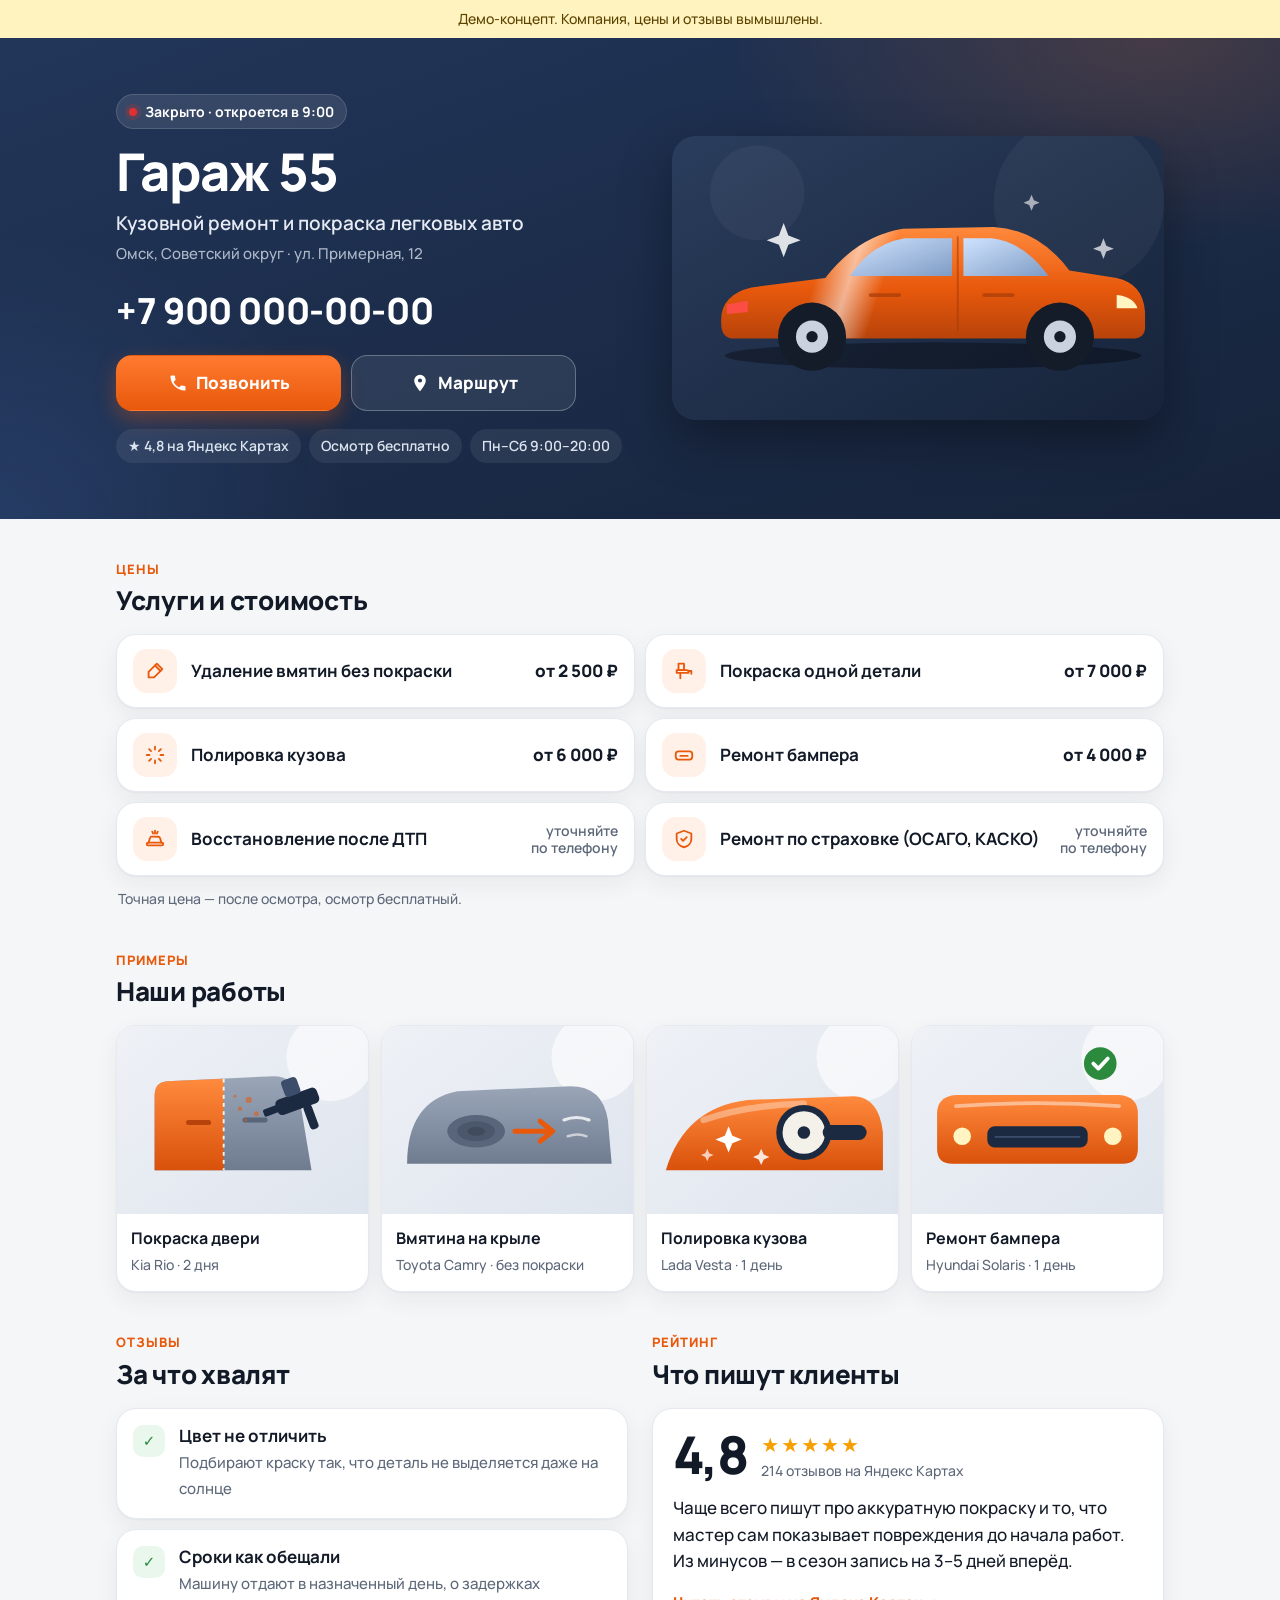
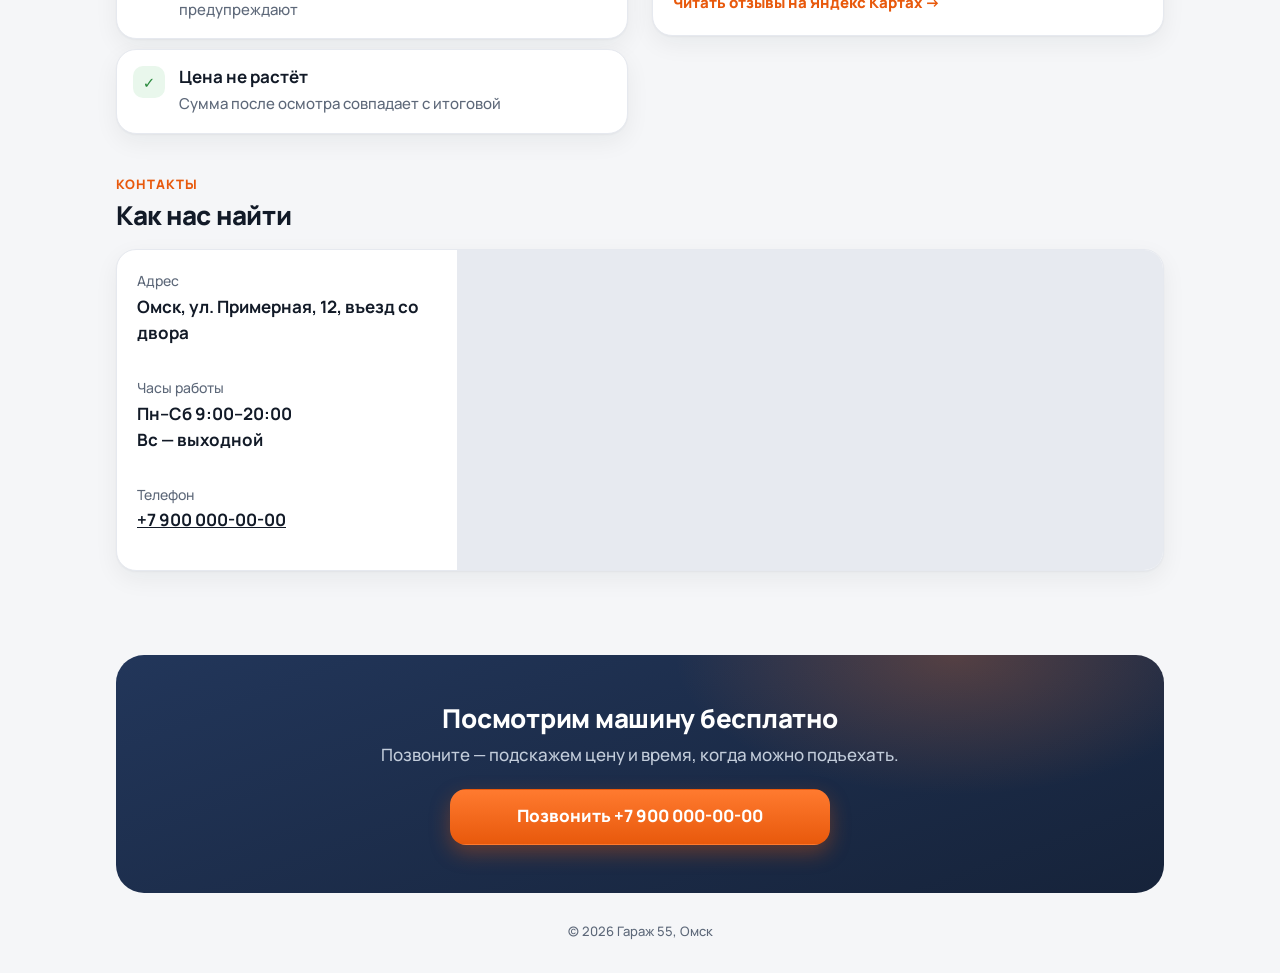
<file: template/index.html>
<!doctype html>
<html lang="ru">
<head>
<meta charset="utf-8">
<meta name="viewport" content="width=device-width, initial-scale=1, viewport-fit=cover">
<!-- ЗАМЕНИТЬ: название, город, главная услуга. ~60 символов -->
<title>Гараж 55 — кузовной ремонт и покраска в Омске</title>
<!-- ЗАМЕНИТЬ: что, для кого, где. ~150 символов -->
<meta name="description" content="Кузовной ремонт, покраска и удаление вмятин в Советском округе Омска. Цены от 2 500 ₽, запись по телефону. Пн–Сб 9:00–20:00.">
<meta name="theme-color" content="#16233a">
<link rel="preconnect" href="https://fonts.googleapis.com">
<link rel="preconnect" href="https://fonts.gstatic.com" crossorigin>
<link href="https://fonts.googleapis.com/css2?family=Manrope:wght@500;600;700;800&display=swap" rel="stylesheet">
<!-- Данные для Яндекса и Google: карточка организации в поиске. ЗАМЕНИТЬ вместе с текстом страницы -->
<script type="application/ld+json">
{
  "@context": "https://schema.org",
  "@type": "AutoRepair",
  "name": "Гараж 55",
  "telephone": "+79000000000",
  "address": {"@type": "PostalAddress", "addressLocality": "Омск", "streetAddress": "ул. Примерная, 12"},
  "geo": {"@type": "GeoCoordinates", "latitude": 54.9885, "longitude": 73.3242},
  "openingHours": "Mo-Sa 09:00-20:00",
  "priceRange": "от 2 500 ₽"
}
</script>
<style>
  :root {
    --ink: #121a27;
    --muted: #5d6879;
    --bg: #f5f6f8;
    --card: #ffffff;
    --brand: #16233a;        /* фон первого экрана и финального блока */
    --brand-2: #22365a;
    --accent: #e8590c;       /* кнопка звонка: самый заметный цвет на странице */
    --accent-2: #ff7a2f;
    --ok: #2b8a3e;
    --closed: #e03131;
    --line: #e6e9ef;
    --radius: 20px;
    --shadow: 0 1px 2px rgba(18,26,39,.04), 0 8px 24px rgba(18,26,39,.06);
  }
  * { box-sizing: border-box; }
  html { scroll-behavior: smooth; }
  body {
    margin: 0; background: var(--bg); color: var(--ink);
    font: 500 17px/1.55 Manrope, system-ui, -apple-system, "Segoe UI", Roboto, Arial, sans-serif;
    -webkit-text-size-adjust: 100%; -webkit-font-smoothing: antialiased;
  }
  a { color: inherit; }
  img { max-width: 100%; height: auto; display: block; }
  .wrap { max-width: 1080px; margin: 0 auto; padding: 0 16px; }

  /* плашка демо */
  .demo { background: #fff3bf; color: #5c4400; font-size: 14px; text-align: center; padding: 8px 16px; }

  /* ───── первый экран ───── */
  .hero {
    color: #fff; padding: 24px 0 28px; position: relative; overflow: hidden;
    background:
      radial-gradient(600px 300px at 90% 0%, rgba(255,122,47,.18), transparent 70%),
      radial-gradient(500px 400px at 0% 100%, rgba(80,130,220,.18), transparent 70%),
      linear-gradient(160deg, var(--brand-2), var(--brand));
  }
  .hero-grid { display: grid; gap: 22px; align-items: center; }
  .status {
    display: inline-flex; align-items: center; gap: 8px; font-size: 14px; font-weight: 700;
    background: rgba(255,255,255,.1); border: 1px solid rgba(255,255,255,.14);
    border-radius: 999px; padding: 6px 12px; margin-bottom: 14px; backdrop-filter: blur(6px);
  }
  .status::before { content: ""; width: 8px; height: 8px; border-radius: 50%; background: #51cf66;
    box-shadow: 0 0 0 4px rgba(81,207,102,.2); }
  .status.closed::before { background: var(--closed); box-shadow: 0 0 0 4px rgba(224,49,49,.2); }
  .hero h1 { font-size: 36px; line-height: 1.1; margin: 0 0 8px; font-weight: 800; letter-spacing: -.02em; }
  .hero .what { font-size: 19px; margin: 0 0 4px; color: #e6ebf3; font-weight: 600; }
  .hero .where { font-size: 15px; margin: 0 0 18px; color: #aeb9ca; }
  .phone-big { display: inline-block; font-size: 30px; font-weight: 800; text-decoration: none; margin: 0 0 16px;
    letter-spacing: -.01em; }
  .actions { display: grid; grid-template-columns: 1fr 1fr; gap: 10px; max-width: 460px; }
  .btn {
    display: flex; align-items: center; justify-content: center; gap: 8px;
    min-height: 56px; padding: 0 20px; border-radius: 16px; font-weight: 800; font-size: 17px;
    text-decoration: none; border: 1px solid transparent; transition: transform .15s ease, box-shadow .15s ease;
  }
  .btn:active { transform: scale(.98); }
  .btn-call { background: linear-gradient(180deg, var(--accent-2), var(--accent)); color: #fff;
    box-shadow: 0 8px 20px rgba(232,89,12,.35); }
  .btn-route { background: rgba(255,255,255,.08); border-color: rgba(255,255,255,.28); color: #fff; }
  .btn svg { width: 20px; height: 20px; flex: none; }
  .chips { display: flex; flex-wrap: wrap; gap: 8px; margin: 18px 0 0; padding: 0; list-style: none; }
  .chips li { font-size: 14px; font-weight: 600; color: #dbe3ef; background: rgba(255,255,255,.07);
    border-radius: 999px; padding: 6px 12px; }
  .hero-art img { width: 100%; border-radius: 24px; box-shadow: 0 20px 50px rgba(0,0,0,.35); }

  /* ───── секции ───── */
  section { padding: 40px 0 0; }
  .eyebrow { font-size: 13px; font-weight: 800; letter-spacing: .08em; text-transform: uppercase; color: var(--accent);
    margin: 0 0 6px; }
  h2 { font-size: 26px; line-height: 1.2; margin: 0 0 18px; font-weight: 800; letter-spacing: -.01em; }
  .card { background: var(--card); border: 1px solid var(--line); border-radius: var(--radius); box-shadow: var(--shadow); }

  /* услуги */
  .services { display: grid; gap: 10px; margin: 0; padding: 0; list-style: none; }
  .services li { display: flex; align-items: center; gap: 14px; padding: 14px 16px; }
  .ico { width: 44px; height: 44px; border-radius: 14px; flex: none; display: grid; place-items: center;
    background: #fff1e8; color: var(--accent); }
  .ico svg { width: 22px; height: 22px; }
  .services .name { flex: 1; font-weight: 700; line-height: 1.3; }
  .services .price { font-weight: 800; white-space: nowrap; }
  .services .ask { color: var(--muted); font-weight: 600; font-size: 14px; text-align: right; line-height: 1.25; }
  .note { color: var(--muted); font-size: 14px; margin: 12px 2px 0; }

  /* работы */
  .works { display: grid; grid-auto-flow: column; grid-auto-columns: 78%; gap: 12px; overflow-x: auto;
    scroll-snap-type: x mandatory; padding: 2px 16px 12px; margin: 0 -16px; list-style: none;
    scrollbar-width: none; }
  .works::-webkit-scrollbar { display: none; }
  .works li { scroll-snap-align: start; overflow: hidden; }
  .works img { aspect-ratio: 4 / 3; object-fit: cover; width: 100%; }
  .works .cap { padding: 12px 14px 14px; }
  .works b { display: block; font-size: 16px; }
  .works span { color: var(--muted); font-size: 14px; }
  .swipe { color: var(--muted); font-size: 13px; margin: 0 2px; }

  /* хвалят */
  .praise { display: grid; gap: 10px; margin: 0; padding: 0; list-style: none; }
  .praise li { padding: 16px; display: flex; gap: 14px; align-items: flex-start; }
  .praise .mark { width: 32px; height: 32px; border-radius: 10px; background: #e9f7ec; color: var(--ok);
    display: grid; place-items: center; flex: none; font-weight: 800; }
  .praise b { display: block; line-height: 1.3; margin-bottom: 2px; }
  .praise span { color: var(--muted); font-size: 15px; }

  /* рейтинг */
  .rating { padding: 20px; }
  .score { display: flex; align-items: center; gap: 14px; margin-bottom: 14px; }
  .score .num { font-size: 52px; font-weight: 800; line-height: 1; letter-spacing: -.03em; }
  .stars { color: #f59f00; font-size: 20px; letter-spacing: 2px; }
  .score small { display: block; color: var(--muted); font-size: 14px; }
  .rating p { margin: 0 0 14px; }
  .source { display: inline-flex; align-items: center; gap: 6px; font-size: 15px; font-weight: 800; color: var(--accent);
    text-decoration: none; }

  /* адрес и карта */
  .place { overflow: hidden; display: grid; }
  .place dl { margin: 0; padding: 20px; display: grid; gap: 14px; }
  .place dt { color: var(--muted); font-size: 14px; }
  .place dd { margin: 2px 0 0; font-weight: 700; }
  .map { width: 100%; height: 300px; border: 0; display: block; background: #e7eaf0; }

  /* финал */
  .final { margin: 44px 0 0; }
  .final-box {
    color: #fff; text-align: center; padding: 32px 20px; border-radius: 28px;
    background: radial-gradient(400px 200px at 80% 0%, rgba(255,122,47,.25), transparent 70%),
                linear-gradient(160deg, var(--brand-2), var(--brand));
  }
  .final h2 { margin-bottom: 8px; }
  .final p { margin: 0 0 20px; color: #c3cddb; }
  .final .btn-call { max-width: 380px; margin: 0 auto; }
  footer { color: var(--muted); font-size: 13px; text-align: center; padding: 28px 16px 110px; }

  /* плавающая кнопка звонка: только на телефоне и только после первого экрана */
  .float-call {
    position: fixed; left: 16px; right: 16px; bottom: max(16px, env(safe-area-inset-bottom));
    z-index: 10; transform: translateY(160%); transition: transform .25s ease;
  }
  .float-call.show { transform: none; }

  @media (min-width: 760px) {
    .hero { padding: 56px 0; }
    .hero-grid { grid-template-columns: 1.05fr 1fr; gap: 40px; }
    .hero h1 { font-size: 52px; }
    .phone-big { font-size: 36px; }
    .services { grid-template-columns: 1fr 1fr; }
    .works { grid-auto-flow: row; grid-template-columns: repeat(4, 1fr); overflow: visible; margin: 0; padding: 0; }
    .swipe { display: none; }
    .grid2 { display: grid; grid-template-columns: 1fr 1fr; gap: 24px; align-items: start; }
    .place { grid-template-columns: 340px 1fr; }
    .map { height: 100%; min-height: 320px; }
    .final-box { padding: 48px; }
    .float-call { display: none; }
    footer { padding-bottom: 32px; }
    .btn:hover { transform: translateY(-1px); }
  }
  @media (prefers-reduced-motion: reduce) {
    html { scroll-behavior: auto; }
    .btn, .float-call { transition: none; }
  }
</style>
</head>
<body>

<!-- УДАЛИТЬ на боевом сайте клиента -->
<div class="demo">Демо-концепт. Компания, цены и отзывы вымышлены.</div>

<header class="hero">
  <div class="wrap hero-grid">
    <div>
      <!-- Часы работы для бейджа: дни 1=Пн…7=Вс, время, часовой пояс компании. ЗАМЕНИТЬ -->
      <div class="status" id="status"
           data-tz="Asia/Omsk"
           data-hours='{"1":["09:00","20:00"],"2":["09:00","20:00"],"3":["09:00","20:00"],"4":["09:00","20:00"],"5":["09:00","20:00"],"6":["09:00","20:00"]}'>
        Открыто до 20:00
      </div>
      <h1>Гараж 55</h1>
      <p class="what">Кузовной ремонт и покраска легковых авто</p>
      <p class="where">Омск, Советский округ · ул. Примерная, 12</p>
      <a class="phone-big" href="tel:+79000000000">+7 900 000-00-00</a>
      <div class="actions">
        <a class="btn btn-call" href="tel:+79000000000">
          <svg viewBox="0 0 24 24" fill="currentColor" aria-hidden="true"><path d="M6.6 10.8a15.1 15.1 0 0 0 6.6 6.6l2.2-2.2a1 1 0 0 1 1-.25 11.4 11.4 0 0 0 3.6.57 1 1 0 0 1 1 1V20a1 1 0 0 1-1 1A17 17 0 0 1 3 4a1 1 0 0 1 1-1h3.5a1 1 0 0 1 1 1c0 1.25.2 2.45.57 3.57a1 1 0 0 1-.25 1z"/></svg>
          Позвонить
        </a>
        <!-- Маршрут в Яндекс Картах до точки (широта,долгота). ЗАМЕНИТЬ координаты -->
        <a class="btn btn-route" href="https://yandex.ru/maps/?rtext=~54.9885,73.3242&amp;rtt=auto" target="_blank" rel="noopener">
          <svg viewBox="0 0 24 24" fill="currentColor" aria-hidden="true"><path d="M12 2a7 7 0 0 0-7 7c0 5.2 7 13 7 13s7-7.8 7-13a7 7 0 0 0-7-7zm0 9.5A2.5 2.5 0 1 1 12 6.5a2.5 2.5 0 0 1 0 5z"/></svg>
          Маршрут
        </a>
      </div>
      <!-- Только правда: то, что клиент подтвердил -->
      <ul class="chips">
        <li>★ 4,8 на Яндекс Картах</li>
        <li>Осмотр бесплатно</li>
        <li>Пн–Сб 9:00–20:00</li>
      </ul>
    </div>
    <!-- ЗАМЕНИТЬ на фото сервиса или машины после ремонта: img/hero.jpg, 1040×600 -->
    <div class="hero-art"><img src="img/hero-car.svg" width="520" height="300" alt="Автомобиль после покраски"></div>
  </div>
</header>

<main class="wrap">

  <section id="prices">
    <p class="eyebrow">Цены</p>
    <h2>Услуги и стоимость</h2>
    <!-- Только цены, которые клиент подтвердил. Нет цены — «уточняйте по телефону», не придумывать -->
    <ul class="services">
      <li class="card"><span class="ico"><svg viewBox="0 0 24 24" fill="none" stroke="currentColor" stroke-width="2" stroke-linecap="round" stroke-linejoin="round"><path d="M14 4l6 6-9 9H5v-6z"/><path d="M12 6l6 6"/></svg></span>
        <span class="name">Удаление вмятин без покраски</span><span class="price">от 2 500 ₽</span></li>
      <li class="card"><span class="ico"><svg viewBox="0 0 24 24" fill="none" stroke="currentColor" stroke-width="2" stroke-linecap="round" stroke-linejoin="round"><path d="M4 11h11a2 2 0 0 1 2 2v1H4z"/><path d="M17 12h3v3"/><path d="M8 14v6"/><path d="M6 4h6v7H6z"/></svg></span>
        <span class="name">Покраска одной детали</span><span class="price">от 7 000 ₽</span></li>
      <li class="card"><span class="ico"><svg viewBox="0 0 24 24" fill="none" stroke="currentColor" stroke-width="2" stroke-linecap="round" stroke-linejoin="round"><path d="M12 3v3M12 18v3M3 12h3M18 12h3M5.6 5.6l2.1 2.1M16.3 16.3l2.1 2.1M5.6 18.4l2.1-2.1M16.3 7.7l2.1-2.1"/></svg></span>
        <span class="name">Полировка кузова</span><span class="price">от 6 000 ₽</span></li>
      <li class="card"><span class="ico"><svg viewBox="0 0 24 24" fill="none" stroke="currentColor" stroke-width="2" stroke-linecap="round" stroke-linejoin="round"><rect x="3" y="8" width="18" height="9" rx="3"/><path d="M8 13h8"/></svg></span>
        <span class="name">Ремонт бампера</span><span class="price">от 4 000 ₽</span></li>
      <li class="card"><span class="ico"><svg viewBox="0 0 24 24" fill="none" stroke="currentColor" stroke-width="2" stroke-linecap="round" stroke-linejoin="round"><path d="M5 16l1.5-5A2 2 0 0 1 8.4 9.5h7.2a2 2 0 0 1 1.9 1.5L19 16"/><rect x="3" y="16" width="18" height="3" rx="1.5"/><path d="M12 3v3M9 4l1 2M15 4l-1 2"/></svg></span>
        <span class="name">Восстановление после ДТП</span><span class="ask">уточняйте<br>по телефону</span></li>
      <li class="card"><span class="ico"><svg viewBox="0 0 24 24" fill="none" stroke="currentColor" stroke-width="2" stroke-linecap="round" stroke-linejoin="round"><path d="M12 3l8 3v6c0 4.5-3.4 8-8 9-4.6-1-8-4.5-8-9V6z"/><path d="M9 12l2 2 4-4"/></svg></span>
        <span class="name">Ремонт по страховке (ОСАГО, КАСКО)</span><span class="ask">уточняйте<br>по телефону</span></li>
    </ul>
    <p class="note">Точная цена — после осмотра, осмотр бесплатный.</p>
  </section>

  <section id="works">
    <p class="eyebrow">Примеры</p>
    <h2>Наши работы</h2>
    <!-- ЗАМЕНИТЬ на настоящие фото работ клиента (лучше «до/после»): img/work-1.jpg … 800×600 -->
    <ul class="works">
      <li class="card"><img src="img/work-paint.svg" width="400" height="300" loading="lazy" alt="Покраска двери"><div class="cap"><b>Покраска двери</b><span>Kia Rio · 2 дня</span></div></li>
      <li class="card"><img src="img/work-dent.svg" width="400" height="300" loading="lazy" alt="Удаление вмятины на крыле"><div class="cap"><b>Вмятина на крыле</b><span>Toyota Camry · без покраски</span></div></li>
      <li class="card"><img src="img/work-polish.svg" width="400" height="300" loading="lazy" alt="Полировка кузова"><div class="cap"><b>Полировка кузова</b><span>Lada Vesta · 1 день</span></div></li>
      <li class="card"><img src="img/work-bumper.svg" width="400" height="300" loading="lazy" alt="Ремонт бампера"><div class="cap"><b>Ремонт бампера</b><span>Hyundai Solaris · 1 день</span></div></li>
    </ul>
    <p class="swipe">← листайте →</p>
  </section>

  <div class="grid2">
    <section id="praise">
      <p class="eyebrow">Отзывы</p>
      <h2>За что хвалят</h2>
      <!-- 3 пункта, взятые из настоящих отзывов клиента (Яндекс Карты, 2ГИС). Своими словами, без выдумок -->
      <ul class="praise">
        <li class="card"><span class="mark">✓</span><div><b>Цвет не отличить</b><span>Подбирают краску так, что деталь не выделяется даже на солнце</span></div></li>
        <li class="card"><span class="mark">✓</span><div><b>Сроки как обещали</b><span>Машину отдают в назначенный день, о задержках предупреждают</span></div></li>
        <li class="card"><span class="mark">✓</span><div><b>Цена не растёт</b><span>Сумма после осмотра совпадает с итоговой</span></div></li>
      </ul>
    </section>

    <section id="rating">
      <p class="eyebrow">Рейтинг</p>
      <h2>Что пишут клиенты</h2>
      <div class="card rating">
        <!-- Рейтинг, число отзывов и ссылка — точно как в источнике на дату обновления -->
        <div class="score">
          <span class="num">4,8</span>
          <div><span class="stars" aria-label="4,8 из 5">★★★★★</span><small>214 отзывов на Яндекс Картах</small></div>
        </div>
        <!-- Пересказ: что чаще всего пишут, в том числе минусы — так честнее и больше доверия -->
        <p>Чаще всего пишут про аккуратную покраску и то, что мастер сам показывает повреждения до начала работ. Из минусов — в сезон запись на 3–5 дней вперёд.</p>
        <a class="source" href="https://yandex.ru/maps/" target="_blank" rel="noopener">Читать отзывы на Яндекс Картах →</a>
      </div>
    </section>
  </div>

  <section id="place">
    <p class="eyebrow">Контакты</p>
    <h2>Как нас найти</h2>
    <div class="card place">
      <dl>
        <div><dt>Адрес</dt><dd>Омск, ул. Примерная, 12, въезд со двора</dd></div>
        <div><dt>Часы работы</dt><dd>Пн–Сб 9:00–20:00<br>Вс — выходной</dd></div>
        <div><dt>Телефон</dt><dd><a href="tel:+79000000000">+7 900 000-00-00</a></dd></div>
      </dl>
      <!-- Карта Яндекса: ll и pt — ДОЛГОТА,ШИРОТА (наоборот, чем в ссылке «Маршрут»). ЗАМЕНИТЬ -->
      <iframe class="map" title="Карта: Гараж 55" loading="lazy"
              src="https://yandex.ru/map-widget/v1/?ll=73.3242%2C54.9885&amp;z=16&amp;pt=73.3242%2C54.9885%2Cpm2rdm"></iframe>
    </div>
  </section>

  <section class="final">
    <div class="final-box">
      <h2>Посмотрим машину бесплатно</h2>
      <p>Позвоните — подскажем цену и время, когда можно подъехать.</p>
      <a class="btn btn-call" href="tel:+79000000000">Позвонить +7 900 000-00-00</a>
    </div>
  </section>
</main>

<footer>© <span id="year">2026</span> Гараж 55, Омск</footer>

<a class="btn btn-call float-call" id="floatCall" href="tel:+79000000000" aria-label="Позвонить">
  <svg viewBox="0 0 24 24" fill="currentColor" aria-hidden="true"><path d="M6.6 10.8a15.1 15.1 0 0 0 6.6 6.6l2.2-2.2a1 1 0 0 1 1-.25 11.4 11.4 0 0 0 3.6.57 1 1 0 0 1 1 1V20a1 1 0 0 1-1 1A17 17 0 0 1 3 4a1 1 0 0 1 1-1h3.5a1 1 0 0 1 1 1c0 1.25.2 2.45.57 3.57a1 1 0 0 1-.25 1z"/></svg>
  Позвонить
</a>

<script>
// Бейдж «Открыто до …» по часам работы в часовом поясе компании (не посетителя).
(function () {
  var el = document.getElementById("status");
  var hours = JSON.parse(el.dataset.hours);
  var tz = el.dataset.tz;
  var names = ["", "понедельник", "вторник", "среду", "четверг", "пятницу", "субботу", "воскресенье"];
  function nowIn(tz) {
    var parts = {};
    new Intl.DateTimeFormat("en-GB", {timeZone: tz, weekday: "short", hour: "2-digit", minute: "2-digit", hourCycle: "h23"})
      .formatToParts(new Date()).forEach(function (p) { parts[p.type] = p.value; });
    var day = {Mon: 1, Tue: 2, Wed: 3, Thu: 4, Fri: 5, Sat: 6, Sun: 7}[parts.weekday];
    return {day: day, time: parts.hour + ":" + parts.minute};
  }
  function short(t) { return t.replace(/^0/, ""); }
  function nextOpen(day) {
    for (var i = 1; i <= 7; i++) {
      var d = (day - 1 + i) % 7 + 1;
      if (hours[d]) return (i === 1 ? "завтра" : "в " + names[d]) + " в " + short(hours[d][0]);
    }
    return "";
  }
  var n = nowIn(tz), today = hours[n.day];
  if (today && n.time >= today[0] && n.time < today[1]) {
    el.textContent = "Открыто до " + short(today[1]);
  } else if (today && n.time < today[0]) {
    el.textContent = "Закрыто · откроется в " + short(today[0]);
    el.classList.add("closed");
  } else {
    el.textContent = "Закрыто · откроется " + nextOpen(n.day);
    el.classList.add("closed");
  }
  document.getElementById("year").textContent = new Date().getFullYear();

  // Плавающая кнопка появляется, когда первый экран с телефоном ушёл вверх, и прячется у финальной кнопки
  var btn = document.getElementById("floatCall");
  var hero = document.querySelector(".hero"), final = document.querySelector(".final");
  if ("IntersectionObserver" in window) {
    var heroGone = false, finalVisible = false;
    function update() { btn.classList.toggle("show", heroGone && !finalVisible); }
    new IntersectionObserver(function (e) { heroGone = !e[0].isIntersecting; update(); }).observe(hero);
    new IntersectionObserver(function (e) { finalVisible = e[0].isIntersecting; update(); }).observe(final);
  } else {
    btn.classList.add("show");
  }
})();
</script>
</body>
</html>
</file>
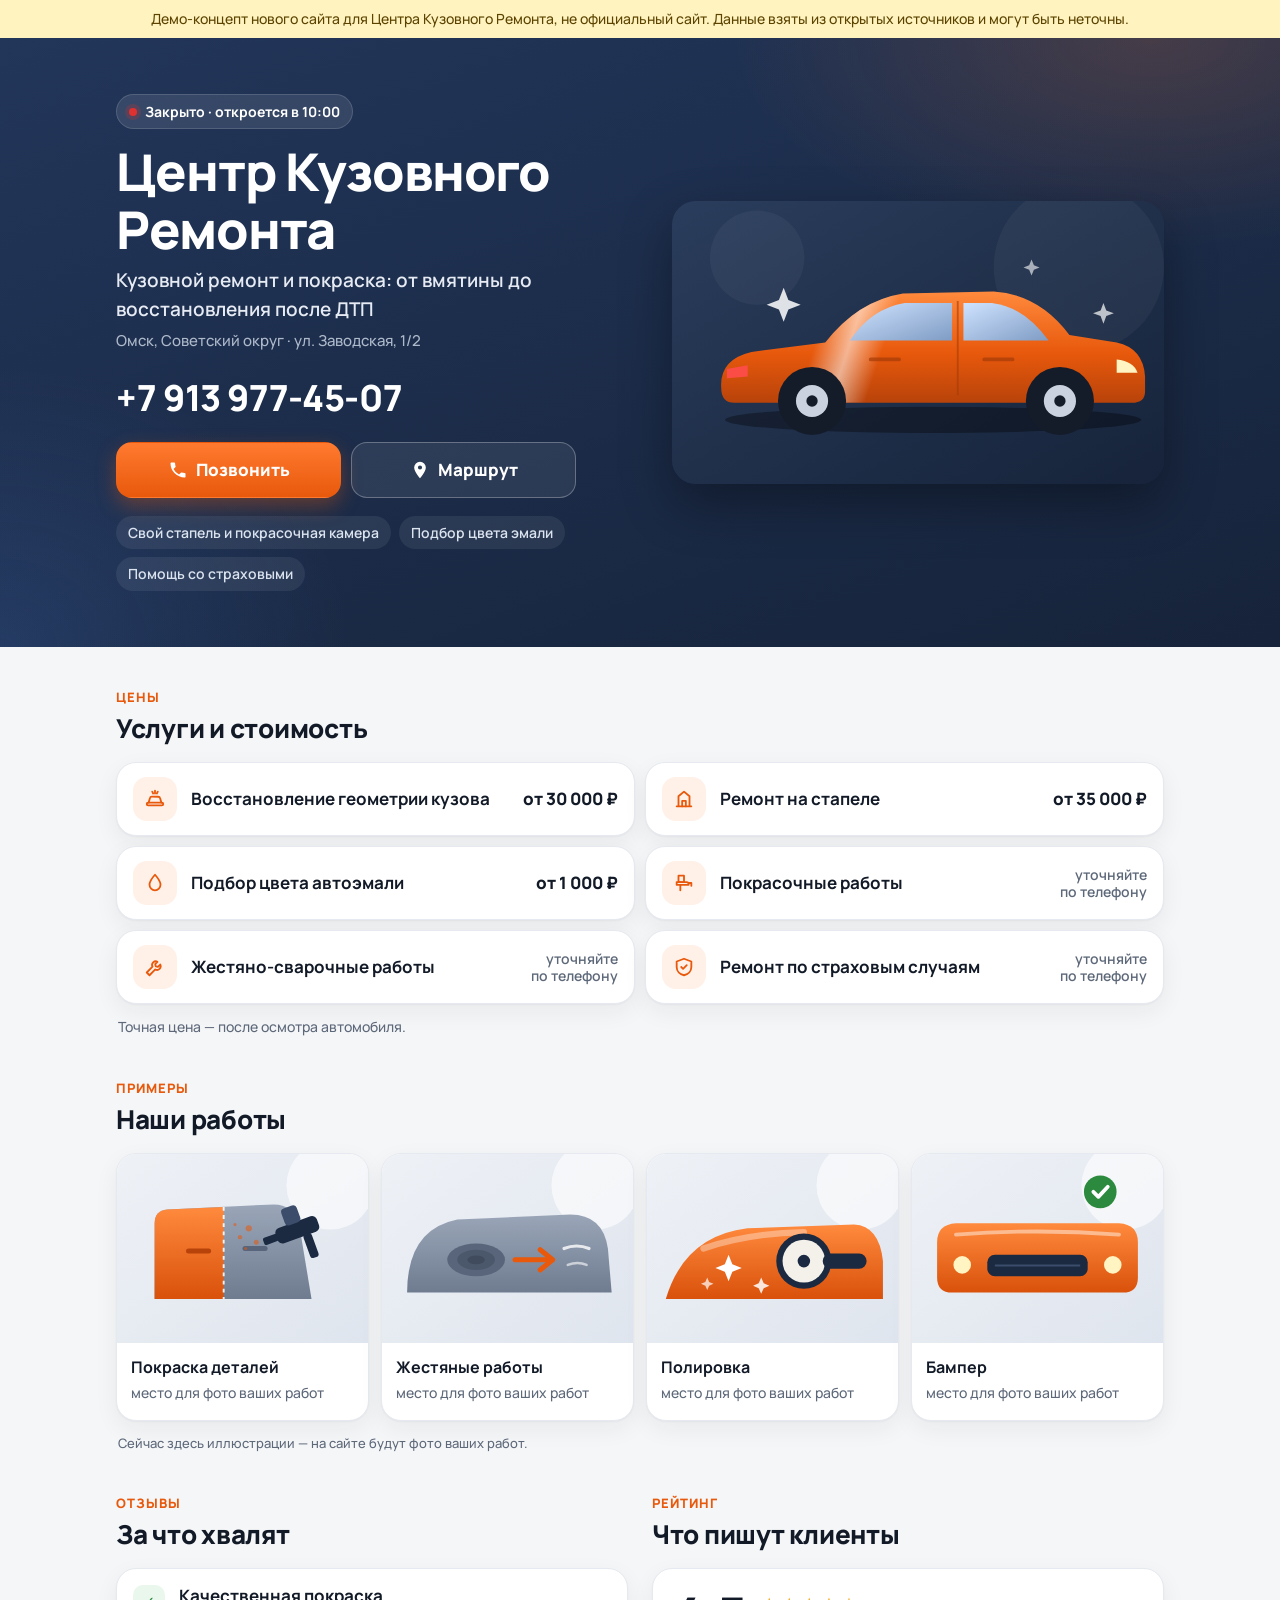
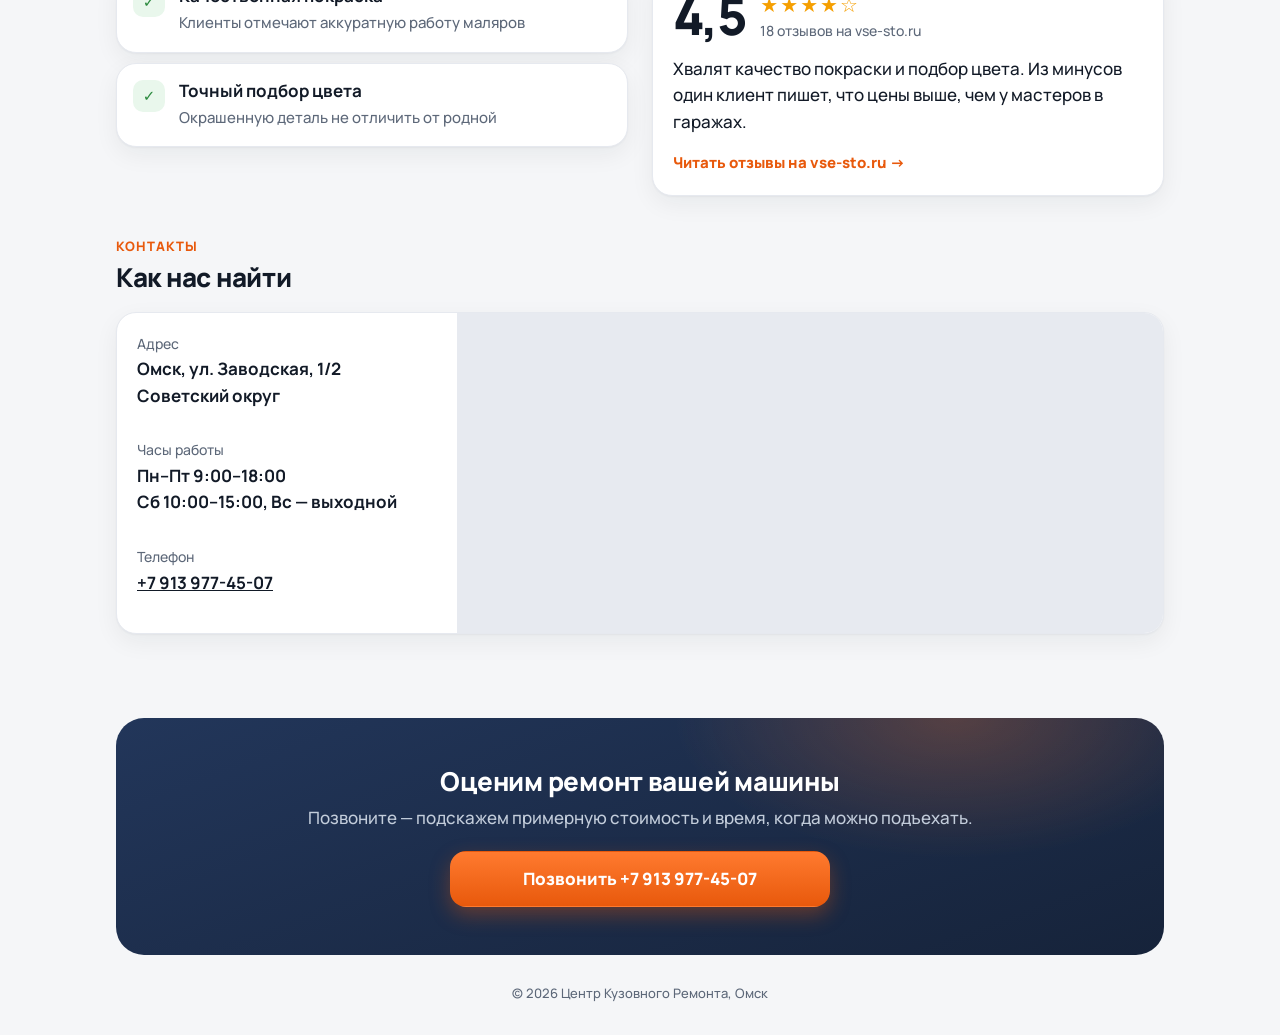
<file: demos/kuzovomsk/index.html>
<!doctype html>
<html lang="ru">
<head>
<meta charset="utf-8">
<meta name="viewport" content="width=device-width, initial-scale=1, viewport-fit=cover">
<!-- ЗАМЕНИТЬ: название, город, главная услуга. ~60 символов -->
<title>Центр Кузовного Ремонта — кузовной ремонт и покраска в Омске</title>
<!-- ЗАМЕНИТЬ: что, для кого, где. ~150 символов -->
<meta name="description" content="Жестяно-сварочные и покрасочные работы, стапель и покрасочная камера. Омск, Советский округ, ул. Заводская, 1/2. Телефон +7 913 977-45-07.">
<meta name="theme-color" content="#16233a">
<link rel="preconnect" href="https://fonts.googleapis.com">
<link rel="preconnect" href="https://fonts.gstatic.com" crossorigin>
<link href="https://fonts.googleapis.com/css2?family=Manrope:wght@500;600;700;800&display=swap" rel="stylesheet">
<!-- Данные для Яндекса и Google: карточка организации в поиске. ЗАМЕНИТЬ вместе с текстом страницы -->
<script type="application/ld+json">
{
  "@context": "https://schema.org",
  "@type": "AutoRepair",
  "name": "Центр Кузовного Ремонта",
  "url": "http://kuzovomsk.ru/",
  "telephone": "+79139774507",
  "address": {"@type": "PostalAddress", "addressLocality": "Омск", "streetAddress": "ул. Заводская, 1/2"},
  "openingHours": ["Mo-Fr 09:00-18:00", "Sa 10:00-15:00"]
}
</script>
<style>
  :root {
    --ink: #121a27;
    --muted: #5d6879;
    --bg: #f5f6f8;
    --card: #ffffff;
    --brand: #16233a;        /* фон первого экрана и финального блока */
    --brand-2: #22365a;
    --accent: #e8590c;       /* кнопка звонка: самый заметный цвет на странице */
    --accent-2: #ff7a2f;
    --ok: #2b8a3e;
    --closed: #e03131;
    --line: #e6e9ef;
    --radius: 20px;
    --shadow: 0 1px 2px rgba(18,26,39,.04), 0 8px 24px rgba(18,26,39,.06);
  }
  * { box-sizing: border-box; }
  html { scroll-behavior: smooth; }
  body {
    margin: 0; background: var(--bg); color: var(--ink);
    font: 500 17px/1.55 Manrope, system-ui, -apple-system, "Segoe UI", Roboto, Arial, sans-serif;
    -webkit-text-size-adjust: 100%; -webkit-font-smoothing: antialiased;
  }
  a { color: inherit; }
  img { max-width: 100%; height: auto; display: block; }
  .wrap { max-width: 1080px; margin: 0 auto; padding: 0 16px; }

  /* плашка демо */
  .demo { background: #fff3bf; color: #5c4400; font-size: 14px; text-align: center; padding: 8px 16px; }

  /* ───── первый экран ───── */
  .hero {
    color: #fff; padding: 24px 0 28px; position: relative; overflow: hidden;
    background:
      radial-gradient(600px 300px at 90% 0%, rgba(255,122,47,.18), transparent 70%),
      radial-gradient(500px 400px at 0% 100%, rgba(80,130,220,.18), transparent 70%),
      linear-gradient(160deg, var(--brand-2), var(--brand));
  }
  .hero-grid { display: grid; gap: 22px; align-items: center; }
  .status {
    display: inline-flex; align-items: center; gap: 8px; font-size: 14px; font-weight: 700;
    background: rgba(255,255,255,.1); border: 1px solid rgba(255,255,255,.14);
    border-radius: 999px; padding: 6px 12px; margin-bottom: 14px; backdrop-filter: blur(6px);
  }
  .status::before { content: ""; width: 8px; height: 8px; border-radius: 50%; background: #51cf66;
    box-shadow: 0 0 0 4px rgba(81,207,102,.2); }
  .status.closed::before { background: var(--closed); box-shadow: 0 0 0 4px rgba(224,49,49,.2); }
  .hero h1 { font-size: 36px; line-height: 1.1; margin: 0 0 8px; font-weight: 800; letter-spacing: -.02em; }
  .hero .what { font-size: 19px; margin: 0 0 4px; color: #e6ebf3; font-weight: 600; }
  .hero .where { font-size: 15px; margin: 0 0 18px; color: #aeb9ca; }
  .phone-big { display: inline-block; font-size: 30px; font-weight: 800; text-decoration: none; margin: 0 0 16px;
    letter-spacing: -.01em; }
  .actions { display: grid; grid-template-columns: 1fr 1fr; gap: 10px; max-width: 460px; }
  .btn {
    display: flex; align-items: center; justify-content: center; gap: 8px;
    min-height: 56px; padding: 0 20px; border-radius: 16px; font-weight: 800; font-size: 17px;
    text-decoration: none; border: 1px solid transparent; transition: transform .15s ease, box-shadow .15s ease;
  }
  .btn:active { transform: scale(.98); }
  .btn-call { background: linear-gradient(180deg, var(--accent-2), var(--accent)); color: #fff;
    box-shadow: 0 8px 20px rgba(232,89,12,.35); }
  .btn-route { background: rgba(255,255,255,.08); border-color: rgba(255,255,255,.28); color: #fff; }
  .btn svg { width: 20px; height: 20px; flex: none; }
  .chips { display: flex; flex-wrap: wrap; gap: 8px; margin: 18px 0 0; padding: 0; list-style: none; }
  .chips li { font-size: 14px; font-weight: 600; color: #dbe3ef; background: rgba(255,255,255,.07);
    border-radius: 999px; padding: 6px 12px; }
  .hero-art img { width: 100%; border-radius: 24px; box-shadow: 0 20px 50px rgba(0,0,0,.35); }

  /* ───── секции ───── */
  section { padding: 40px 0 0; }
  .eyebrow { font-size: 13px; font-weight: 800; letter-spacing: .08em; text-transform: uppercase; color: var(--accent);
    margin: 0 0 6px; }
  h2 { font-size: 26px; line-height: 1.2; margin: 0 0 18px; font-weight: 800; letter-spacing: -.01em; }
  .card { background: var(--card); border: 1px solid var(--line); border-radius: var(--radius); box-shadow: var(--shadow); }

  /* услуги */
  .services { display: grid; gap: 10px; margin: 0; padding: 0; list-style: none; }
  .services li { display: flex; align-items: center; gap: 14px; padding: 14px 16px; }
  .ico { width: 44px; height: 44px; border-radius: 14px; flex: none; display: grid; place-items: center;
    background: #fff1e8; color: var(--accent); }
  .ico svg { width: 22px; height: 22px; }
  .services .name { flex: 1; font-weight: 700; line-height: 1.3; }
  .services .price { font-weight: 800; white-space: nowrap; }
  .services .ask { color: var(--muted); font-weight: 600; font-size: 14px; text-align: right; line-height: 1.25; }
  .note { color: var(--muted); font-size: 14px; margin: 12px 2px 0; }

  /* работы */
  .works { display: grid; grid-auto-flow: column; grid-auto-columns: 78%; gap: 12px; overflow-x: auto;
    scroll-snap-type: x mandatory; padding: 2px 16px 12px; margin: 0 -16px; list-style: none;
    scrollbar-width: none; }
  .works::-webkit-scrollbar { display: none; }
  .works li { scroll-snap-align: start; overflow: hidden; }
  .works img { aspect-ratio: 4 / 3; object-fit: cover; width: 100%; }
  .works .cap { padding: 12px 14px 14px; }
  .works b { display: block; font-size: 16px; }
  .works span { color: var(--muted); font-size: 14px; }
  .swipe { color: var(--muted); font-size: 13px; margin: 0 2px; }

  /* хвалят */
  .praise { display: grid; gap: 10px; margin: 0; padding: 0; list-style: none; }
  .praise li { padding: 16px; display: flex; gap: 14px; align-items: flex-start; }
  .praise .mark { width: 32px; height: 32px; border-radius: 10px; background: #e9f7ec; color: var(--ok);
    display: grid; place-items: center; flex: none; font-weight: 800; }
  .praise b { display: block; line-height: 1.3; margin-bottom: 2px; }
  .praise span { color: var(--muted); font-size: 15px; }

  /* рейтинг */
  .rating { padding: 20px; }
  .score { display: flex; align-items: center; gap: 14px; margin-bottom: 14px; }
  .score .num { font-size: 52px; font-weight: 800; line-height: 1; letter-spacing: -.03em; }
  .stars { color: #f59f00; font-size: 20px; letter-spacing: 2px; }
  .score small { display: block; color: var(--muted); font-size: 14px; }
  .rating p { margin: 0 0 14px; }
  .source { display: inline-flex; align-items: center; gap: 6px; font-size: 15px; font-weight: 800; color: var(--accent);
    text-decoration: none; }

  /* адрес и карта */
  .place { overflow: hidden; display: grid; }
  .place dl { margin: 0; padding: 20px; display: grid; gap: 14px; }
  .place dt { color: var(--muted); font-size: 14px; }
  .place dd { margin: 2px 0 0; font-weight: 700; }
  .map { width: 100%; height: 300px; border: 0; display: block; background: #e7eaf0; }

  /* финал */
  .final { margin: 44px 0 0; }
  .final-box {
    color: #fff; text-align: center; padding: 32px 20px; border-radius: 28px;
    background: radial-gradient(400px 200px at 80% 0%, rgba(255,122,47,.25), transparent 70%),
                linear-gradient(160deg, var(--brand-2), var(--brand));
  }
  .final h2 { margin-bottom: 8px; }
  .final p { margin: 0 0 20px; color: #c3cddb; }
  .final .btn-call { max-width: 380px; margin: 0 auto; }
  footer { color: var(--muted); font-size: 13px; text-align: center; padding: 28px 16px 110px; }

  /* плавающая кнопка звонка: только на телефоне и только после первого экрана */
  .float-call {
    position: fixed; left: 16px; right: 16px; bottom: max(16px, env(safe-area-inset-bottom));
    z-index: 10; transform: translateY(160%); transition: transform .25s ease;
  }
  .float-call.show { transform: none; }

  @media (min-width: 760px) {
    .hero { padding: 56px 0; }
    .hero-grid { grid-template-columns: 1.05fr 1fr; gap: 40px; }
    .hero h1 { font-size: 52px; }
    .phone-big { font-size: 36px; }
    .services { grid-template-columns: 1fr 1fr; }
    .works { grid-auto-flow: row; grid-template-columns: repeat(4, 1fr); overflow: visible; margin: 0; padding: 0; }
    .swipe { display: block; margin-top: 12px; }
    .grid2 { display: grid; grid-template-columns: 1fr 1fr; gap: 24px; align-items: start; }
    .place { grid-template-columns: 340px 1fr; }
    .map { height: 100%; min-height: 320px; }
    .final-box { padding: 48px; }
    .float-call { display: none; }
    footer { padding-bottom: 32px; }
    .btn:hover { transform: translateY(-1px); }
  }
  @media (prefers-reduced-motion: reduce) {
    html { scroll-behavior: auto; }
    .btn, .float-call { transition: none; }
  }
</style>
</head>
<body>

<!-- УДАЛИТЬ на боевом сайте клиента -->
<div class="demo">Демо-концепт нового сайта для Центра Кузовного Ремонта, не официальный сайт. Данные взяты из открытых источников и могут быть неточны.</div>

<header class="hero">
  <div class="wrap hero-grid">
    <div>
      <!-- Часы с сайта компании (в каталогах встречается 10:00–18:00 без субботы). ПРОВЕРИТЬ у владельца -->
      <div class="status" id="status"
           data-tz="Asia/Omsk"
           data-hours='{"1":["09:00","18:00"],"2":["09:00","18:00"],"3":["09:00","18:00"],"4":["09:00","18:00"],"5":["09:00","18:00"],"6":["10:00","15:00"]}'>
        Открыто до 18:00
      </div>
      <h1>Центр Кузовного Ремонта</h1>
      <p class="what">Кузовной ремонт и покраска: от вмятины до восстановления после ДТП</p>
      <p class="where">Омск, Советский округ · ул. Заводская, 1/2</p>
      <a class="phone-big" href="tel:+79139774507">+7 913 977-45-07</a>
      <div class="actions">
        <a class="btn btn-call" href="tel:+79139774507">
          <svg viewBox="0 0 24 24" fill="currentColor" aria-hidden="true"><path d="M6.6 10.8a15.1 15.1 0 0 0 6.6 6.6l2.2-2.2a1 1 0 0 1 1-.25 11.4 11.4 0 0 0 3.6.57 1 1 0 0 1 1 1V20a1 1 0 0 1-1 1A17 17 0 0 1 3 4a1 1 0 0 1 1-1h3.5a1 1 0 0 1 1 1c0 1.25.2 2.45.57 3.57a1 1 0 0 1-.25 1z"/></svg>
          Позвонить
        </a>
        <!-- Точных координат нет: ссылка открывает адрес в Яндекс Картах, там кнопка «Маршрут». Лучше rtext=~широта,долгота -->
        <a class="btn btn-route" href="https://yandex.ru/maps/?text=Омск%2C%20Заводская%20улица%2C%201%2F2" target="_blank" rel="noopener">
          <svg viewBox="0 0 24 24" fill="currentColor" aria-hidden="true"><path d="M12 2a7 7 0 0 0-7 7c0 5.2 7 13 7 13s7-7.8 7-13a7 7 0 0 0-7-7zm0 9.5A2.5 2.5 0 1 1 12 6.5a2.5 2.5 0 0 1 0 5z"/></svg>
          Маршрут
        </a>
      </div>
      <!-- Из описания компании в каталоге vse-sto.ru. ПРОВЕРИТЬ у владельца -->
      <ul class="chips">
        <li>Свой стапель и покрасочная камера</li>
        <li>Подбор цвета эмали</li>
        <li>Помощь со страховыми</li>
      </ul>
    </div>
    <!-- ЗАМЕНИТЬ на фото сервиса или машины после ремонта: img/hero.jpg, 1040×600 -->
    <div class="hero-art"><img src="img/hero-car.svg" width="520" height="300" alt="Иллюстрация: автомобиль после покраски"></div>
  </div>
</header>

<main class="wrap">

  <section id="prices">
    <p class="eyebrow">Цены</p>
    <h2>Услуги и стоимость</h2>
    <!-- Цены «от» — с агрегатора zoon.ru, могут быть устаревшими. ПРОВЕРИТЬ у владельца -->
    <ul class="services">
      <li class="card"><span class="ico"><svg viewBox="0 0 24 24" fill="none" stroke="currentColor" stroke-width="2" stroke-linecap="round" stroke-linejoin="round"><path d="M5 16l1.5-5A2 2 0 0 1 8.4 9.5h7.2a2 2 0 0 1 1.9 1.5L19 16"/><rect x="3" y="16" width="18" height="3" rx="1.5"/><path d="M12 3v3M9 4l1 2M15 4l-1 2"/></svg></span>
        <span class="name">Восстановление геометрии кузова</span><span class="price">от 30 000 ₽</span></li>
      <li class="card"><span class="ico"><svg viewBox="0 0 24 24" fill="none" stroke="currentColor" stroke-width="2" stroke-linecap="round" stroke-linejoin="round"><path d="M4 20h16M6 20V9l6-5 6 5v11"/><path d="M10 20v-6h4v6"/></svg></span>
        <span class="name">Ремонт на стапеле</span><span class="price">от 35 000 ₽</span></li>
      <li class="card"><span class="ico"><svg viewBox="0 0 24 24" fill="none" stroke="currentColor" stroke-width="2" stroke-linecap="round" stroke-linejoin="round"><path d="M12 3s6 6.5 6 11a6 6 0 0 1-12 0c0-4.5 6-11 6-11z"/></svg></span>
        <span class="name">Подбор цвета автоэмали</span><span class="price">от 1 000 ₽</span></li>
      <li class="card"><span class="ico"><svg viewBox="0 0 24 24" fill="none" stroke="currentColor" stroke-width="2" stroke-linecap="round" stroke-linejoin="round"><path d="M4 11h11a2 2 0 0 1 2 2v1H4z"/><path d="M17 12h3v3"/><path d="M8 14v6"/><path d="M6 4h6v7H6z"/></svg></span>
        <span class="name">Покрасочные работы</span><span class="ask">уточняйте<br>по телефону</span></li>
      <li class="card"><span class="ico"><svg viewBox="0 0 24 24" fill="none" stroke="currentColor" stroke-width="2" stroke-linecap="round" stroke-linejoin="round"><path d="M14.7 6.3a4 4 0 0 0-5.4 5.4L3 18l3 3 6.3-6.3a4 4 0 0 0 5.4-5.4l-2.5 2.5-2.4-.6-.6-2.4z"/></svg></span>
        <span class="name">Жестяно-сварочные работы</span><span class="ask">уточняйте<br>по телефону</span></li>
      <li class="card"><span class="ico"><svg viewBox="0 0 24 24" fill="none" stroke="currentColor" stroke-width="2" stroke-linecap="round" stroke-linejoin="round"><path d="M12 3l8 3v6c0 4.5-3.4 8-8 9-4.6-1-8-4.5-8-9V6z"/><path d="M9 12l2 2 4-4"/></svg></span>
        <span class="name">Ремонт по страховым случаям</span><span class="ask">уточняйте<br>по телефону</span></li>
    </ul>
    <p class="note">Точная цена — после осмотра автомобиля.</p>
  </section>

  <section id="works">
    <p class="eyebrow">Примеры</p>
    <h2>Наши работы</h2>
    <!-- Иллюстрации-заглушки. На настоящем сайте — фото работ компании «до/после» -->
    <ul class="works">
      <li class="card"><img src="img/work-paint.svg" width="400" height="300" loading="lazy" alt="Покраска двери"><div class="cap"><b>Покраска деталей</b><span>место для фото ваших работ</span></div></li>
      <li class="card"><img src="img/work-dent.svg" width="400" height="300" loading="lazy" alt="Удаление вмятины на крыле"><div class="cap"><b>Жестяные работы</b><span>место для фото ваших работ</span></div></li>
      <li class="card"><img src="img/work-polish.svg" width="400" height="300" loading="lazy" alt="Полировка кузова"><div class="cap"><b>Полировка</b><span>место для фото ваших работ</span></div></li>
      <li class="card"><img src="img/work-bumper.svg" width="400" height="300" loading="lazy" alt="Ремонт бампера"><div class="cap"><b>Бампер</b><span>место для фото ваших работ</span></div></li>
    </ul>
    <p class="swipe">Сейчас здесь иллюстрации — на сайте будут фото ваших работ.</p>
  </section>

  <div class="grid2">
    <section id="praise">
      <p class="eyebrow">Отзывы</p>
      <h2>За что хвалят</h2>
      <!-- По отзывам на vse-sto.ru. Третий пункт — после чтения свежих отзывов на Яндекс Картах и в 2ГИС -->
      <ul class="praise">
        <li class="card"><span class="mark">✓</span><div><b>Качественная покраска</b><span>Клиенты отмечают аккуратную работу маляров</span></div></li>
        <li class="card"><span class="mark">✓</span><div><b>Точный подбор цвета</b><span>Окрашенную деталь не отличить от родной</span></div></li>
      </ul>
    </section>

    <section id="rating">
      <p class="eyebrow">Рейтинг</p>
      <h2>Что пишут клиенты</h2>
      <div class="card rating">
        <!-- Отзывы на vse-sto.ru старые (2012–2019). На настоящем сайте — рейтинг с Яндекс Карт или 2ГИС -->
        <div class="score">
          <span class="num">4,5</span>
          <div><span class="stars" aria-label="4,5 из 5">★★★★☆</span><small>18 отзывов на vse-sto.ru</small></div>
        </div>
        <!-- Пересказ: что чаще всего пишут, в том числе минусы — так честнее и больше доверия -->
        <p>Хвалят качество покраски и подбор цвета. Из минусов один клиент пишет, что цены выше, чем у мастеров в гаражах.</p>
        <a class="source" href="https://vse-sto.ru/sto/170-centr-kuzovnogo-remonta/" target="_blank" rel="noopener">Читать отзывы на vse-sto.ru →</a>
      </div>
    </section>
  </div>

  <section id="place">
    <p class="eyebrow">Контакты</p>
    <h2>Как нас найти</h2>
    <div class="card place">
      <dl>
        <div><dt>Адрес</dt><dd>Омск, ул. Заводская, 1/2<br>Советский округ</dd></div>
        <div><dt>Часы работы</dt><dd>Пн–Пт 9:00–18:00<br>Сб 10:00–15:00, Вс — выходной</dd></div>
        <div><dt>Телефон</dt><dd><a href="tel:+79139774507">+7 913 977-45-07</a></dd></div>
      </dl>
      <!-- Карта по адресу (точных координат нет). Лучше ll=ДОЛГОТА,ШИРОТА и pt=…, как в шаблоне -->
      <iframe class="map" title="Карта: Центр Кузовного Ремонта" loading="lazy"
              src="https://yandex.ru/map-widget/v1/?mode=search&amp;text=Омск%2C%20Заводская%20улица%2C%201%2F2&amp;z=16"></iframe>
    </div>
  </section>

  <section class="final">
    <div class="final-box">
      <h2>Оценим ремонт вашей машины</h2>
      <p>Позвоните — подскажем примерную стоимость и время, когда можно подъехать.</p>
      <a class="btn btn-call" href="tel:+79139774507">Позвонить +7 913 977-45-07</a>
    </div>
  </section>
</main>

<footer>© <span id="year">2026</span> Центр Кузовного Ремонта, Омск</footer>

<a class="btn btn-call float-call" id="floatCall" href="tel:+79139774507" aria-label="Позвонить">
  <svg viewBox="0 0 24 24" fill="currentColor" aria-hidden="true"><path d="M6.6 10.8a15.1 15.1 0 0 0 6.6 6.6l2.2-2.2a1 1 0 0 1 1-.25 11.4 11.4 0 0 0 3.6.57 1 1 0 0 1 1 1V20a1 1 0 0 1-1 1A17 17 0 0 1 3 4a1 1 0 0 1 1-1h3.5a1 1 0 0 1 1 1c0 1.25.2 2.45.57 3.57a1 1 0 0 1-.25 1z"/></svg>
  Позвонить
</a>

<script>
// Бейдж «Открыто до …» по часам работы в часовом поясе компании (не посетителя).
(function () {
  var el = document.getElementById("status");
  var hours = JSON.parse(el.dataset.hours);
  var tz = el.dataset.tz;
  var names = ["", "понедельник", "вторник", "среду", "четверг", "пятницу", "субботу", "воскресенье"];
  function nowIn(tz) {
    var parts = {};
    new Intl.DateTimeFormat("en-GB", {timeZone: tz, weekday: "short", hour: "2-digit", minute: "2-digit", hourCycle: "h23"})
      .formatToParts(new Date()).forEach(function (p) { parts[p.type] = p.value; });
    var day = {Mon: 1, Tue: 2, Wed: 3, Thu: 4, Fri: 5, Sat: 6, Sun: 7}[parts.weekday];
    return {day: day, time: parts.hour + ":" + parts.minute};
  }
  function short(t) { return t.replace(/^0/, ""); }
  function nextOpen(day) {
    for (var i = 1; i <= 7; i++) {
      var d = (day - 1 + i) % 7 + 1;
      if (hours[d]) return (i === 1 ? "завтра" : "в " + names[d]) + " в " + short(hours[d][0]);
    }
    return "";
  }
  var n = nowIn(tz), today = hours[n.day];
  if (today && n.time >= today[0] && n.time < today[1]) {
    el.textContent = "Открыто до " + short(today[1]);
  } else if (today && n.time < today[0]) {
    el.textContent = "Закрыто · откроется в " + short(today[0]);
    el.classList.add("closed");
  } else {
    el.textContent = "Закрыто · откроется " + nextOpen(n.day);
    el.classList.add("closed");
  }
  document.getElementById("year").textContent = new Date().getFullYear();

  // Плавающая кнопка появляется, когда первый экран с телефоном ушёл вверх, и прячется у финальной кнопки
  var btn = document.getElementById("floatCall");
  var hero = document.querySelector(".hero"), final = document.querySelector(".final");
  if ("IntersectionObserver" in window) {
    var heroGone = false, finalVisible = false;
    function update() { btn.classList.toggle("show", heroGone && !finalVisible); }
    new IntersectionObserver(function (e) { heroGone = !e[0].isIntersecting; update(); }).observe(hero);
    new IntersectionObserver(function (e) { finalVisible = e[0].isIntersecting; update(); }).observe(final);
  } else {
    btn.classList.add("show");
  }
})();
</script>
</body>
</html>
</file>
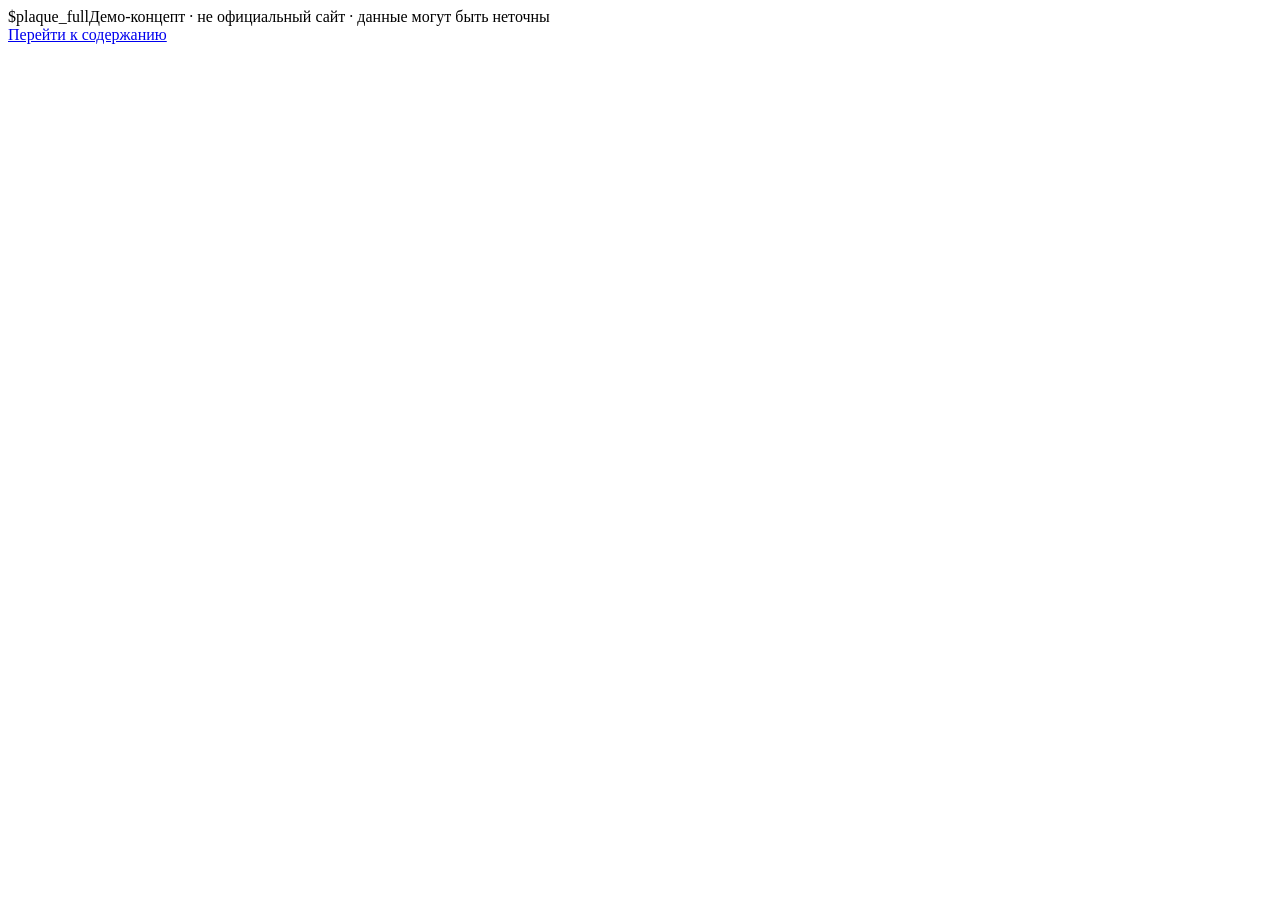
<file: template/groups/_top.html>
<body data-tz="$tz" data-hours='$hours_json'$accent_style>
<!-- Демо собрано ботом site-prospector. Только найденные факты: без цен, отзывов и обещаний компании. -->
<div class="demo-bar"><span class="demo-bar__full">$plaque_full</span><span class="demo-bar__short">Демо-концепт · не официальный сайт · данные могут быть неточны</span></div>
<a class="skip" href="#main">Перейти к содержанию</a>
</file>
<file: kuzovomsk-site/css/styles.css>
/* ==========================================================
   Центр кузовного ремонта — стили
   ========================================================== */

/* ---------- Шрифты (локально, SIL OFL 1.1 — см. fonts/) ---------- */
@font-face { font-family: "Inter Tight"; font-style: normal; font-display: swap; font-weight: 100 900;
  src: url(../fonts/inter-tight-cyrillic-wght-normal.woff2) format("woff2"); unicode-range: U+0301, U+0400-045F, U+0490-0491, U+04B0-04B1, U+2116; }
@font-face { font-family: "Inter Tight"; font-style: normal; font-display: swap; font-weight: 100 900;
  src: url(../fonts/inter-tight-latin-wght-normal.woff2) format("woff2"); unicode-range: U+0000-00FF, U+0131, U+0152-0153, U+02BB-02BC, U+02C6, U+02DA, U+02DC, U+0304, U+0308, U+0329, U+2000-206F, U+20AC, U+2122, U+2191, U+2193, U+2212, U+2215, U+FEFF, U+FFFD; }
@font-face { font-family: "Inter Tight"; font-style: normal; font-display: swap; font-weight: 100 900;
  src: url(../fonts/inter-tight-rub-wght-normal.woff2) format("woff2"); unicode-range: U+20BD; }
@font-face { font-family: "Inter"; font-style: normal; font-display: swap; font-weight: 100 900;
  src: url(../fonts/inter-cyrillic-wght-normal.woff2) format("woff2"); unicode-range: U+0301, U+0400-045F, U+0490-0491, U+04B0-04B1, U+2116; }
@font-face { font-family: "Inter"; font-style: normal; font-display: swap; font-weight: 100 900;
  src: url(../fonts/inter-latin-wght-normal.woff2) format("woff2"); unicode-range: U+0000-00FF, U+0131, U+0152-0153, U+02BB-02BC, U+02C6, U+02DA, U+02DC, U+0304, U+0308, U+0329, U+2000-206F, U+20AC, U+2122, U+2191, U+2193, U+2212, U+2215, U+FEFF, U+FFFD; }
@font-face { font-family: "Inter"; font-style: normal; font-display: swap; font-weight: 100 900;
  src: url(../fonts/inter-rub-wght-normal.woff2) format("woff2"); unicode-range: U+20BD; }

/* ---------- Токены ---------- */
:root {
  --bg: #0a0a0b;
  --bg-2: #111113;
  --bg-3: #19191c;
  --line: rgba(255, 255, 255, .09);
  --line-2: rgba(255, 255, 255, .18);
  --text: #f2f2f0;
  --muted: #9a9aa0;
  --dim: #66666c;
  --accent: #e8402f;
  --accent-2: #ff5c4a;

  --display: "Inter Tight", "Inter", system-ui, -apple-system, "Segoe UI", Roboto, Arial, sans-serif;
  --sans: "Inter", system-ui, -apple-system, "Segoe UI", Roboto, Arial, sans-serif;

  --wrap: 1320px;
  --gutter: clamp(20px, 4vw, 48px);
  --hdr: 76px;
  --ease: cubic-bezier(.2, .7, .1, 1);
}

*, *::before, *::after { box-sizing: border-box; }
html { -webkit-text-size-adjust: 100%; scroll-behavior: smooth; scroll-padding-top: var(--hdr); }
body {
  margin: 0; background: var(--bg); color: var(--text);
  font: 400 16px/1.6 var(--sans); letter-spacing: -.005em;
  -webkit-font-smoothing: antialiased; -moz-osx-font-smoothing: grayscale;
  overflow-x: hidden;
}
/* Плёночное зерно поверх всего */
body::after {
  content: ""; position: fixed; inset: -50%; z-index: 100; pointer-events: none; opacity: .045;
  background-image: url("data:image/svg+xml,%3Csvg xmlns='http://www.w3.org/2000/svg' width='160' height='160'%3E%3Cfilter id='n'%3E%3CfeTurbulence type='fractalNoise' baseFrequency='.9' numOctaves='2' stitchTiles='stitch'/%3E%3C/filter%3E%3Crect width='100%25' height='100%25' filter='url(%23n)'/%3E%3C/svg%3E");
}
img { display: block; max-width: 100%; height: auto; }
a { color: inherit; text-decoration: none; }
a[href^="tel:"] { white-space: nowrap; }
h1, h2, h3, p { margin: 0; }
h1, h2 { font-family: var(--display); font-weight: 600; letter-spacing: -.035em; line-height: .98; }
h2 { font-size: clamp(38px, 5.6vw, 84px); }
h3 { font-family: var(--display); font-weight: 600; letter-spacing: -.015em; }
button { font: inherit; color: inherit; }
::selection { background: var(--accent); color: #fff; }
:focus-visible { outline: 2px solid var(--accent); outline-offset: 3px; }

.wrap { width: 100%; max-width: var(--wrap); margin: 0 auto; padding: 0 var(--gutter); }
.skip { position: absolute; left: -9999px; top: 10px; z-index: 200; padding: 10px 16px; background: #fff; color: #000; font-weight: 600; }
.skip:focus { left: 10px; }

/* ---------- Кнопки ---------- */
.btn {
  position: relative; display: inline-flex; align-items: center; justify-content: center; gap: 10px;
  min-height: 50px; padding: 0 24px; border-radius: 6px; border: 1px solid transparent;
  font: 600 15px/1 var(--sans); letter-spacing: 0; white-space: nowrap; cursor: pointer;
  transition: background-color .25s, color .25s, border-color .25s, transform .25s var(--ease);
}
.btn--sm { min-height: 40px; padding: 0 16px; font-size: 14px; }
.btn--lg { min-height: 58px; padding: 0 30px; font-size: 16px; }
.btn--light { background: var(--text); color: #0a0a0b; }
.btn--light:hover { background: #fff; }
.btn--ghost { background: rgba(255, 255, 255, .04); border-color: var(--line-2); color: var(--text); -webkit-backdrop-filter: blur(8px); backdrop-filter: blur(8px); }
.btn--ghost:hover { border-color: rgba(255, 255, 255, .5); background: rgba(255, 255, 255, .08); }
.btn:disabled { opacity: .35; cursor: not-allowed; }
.btn__arrow { transition: transform .3s var(--ease); }
.btn:hover .btn__arrow { transform: translateX(4px); }

/* ---------- Подписи разделов ---------- */
.label { display: flex; align-items: center; gap: 12px; margin-bottom: 22px; font-size: 13px; font-weight: 500; letter-spacing: .14em; text-transform: uppercase; color: var(--muted); }
.label span { color: var(--accent); font-variant-numeric: tabular-nums; }
.label span::after { content: ""; display: inline-block; width: 28px; height: 1px; margin-left: 12px; vertical-align: middle; background: var(--line-2); }

.section { position: relative; padding: clamp(96px, 12vw, 180px) 0; }
.head { margin-bottom: clamp(48px, 6vw, 88px); }
.head--row { display: flex; justify-content: space-between; align-items: flex-end; gap: 32px 64px; flex-wrap: wrap; }
.head__aside { max-width: 420px; color: var(--muted); font-size: 15px; }
.head__aside b { color: var(--text); font-weight: 600; }

/* ---------- Появление при прокрутке ---------- */
.js [data-reveal] { opacity: 0; transform: translateY(28px); transition: opacity 1s var(--ease), transform 1s var(--ease); }
.js [data-reveal].is-in { opacity: 1; transform: none; }
@media (prefers-reduced-motion: reduce) {
  html { scroll-behavior: auto; }
  .js [data-reveal] { opacity: 1; transform: none; transition: none; }
  *, *::before, *::after { animation-duration: .001ms !important; animation-iteration-count: 1 !important; transition-duration: .001ms !important; }
}

/* ==========================================================
   Шапка
   ========================================================== */
.hdr { position: fixed; inset: 0 0 auto; z-index: 50; transition: background-color .4s, border-color .4s, -webkit-backdrop-filter .4s, backdrop-filter .4s; border-bottom: 1px solid transparent; }
.hdr.is-scrolled { background: rgba(10, 10, 11, .72); -webkit-backdrop-filter: saturate(140%) blur(18px); backdrop-filter: saturate(140%) blur(18px); border-bottom-color: var(--line); }
.hdr__row { display: flex; align-items: center; gap: 32px; height: var(--hdr); }

.brand { display: flex; align-items: center; gap: 12px; flex-shrink: 0; position: relative; z-index: 2; }
.brand__mark { width: 10px; height: 34px; background: var(--accent); border-radius: 1px; }
.brand__name { font: 600 13px/1.15 var(--display); letter-spacing: .08em; text-transform: uppercase; }

.nav { display: flex; gap: 28px; margin-left: auto; }
.nav > a { position: relative; font-size: 14px; font-weight: 500; color: var(--muted); transition: color .25s; padding: 6px 0; }
.nav > a::after { content: ""; position: absolute; left: 0; right: 0; bottom: 0; height: 1px; background: var(--text); transform: scaleX(0); transform-origin: right; transition: transform .35s var(--ease); }
.nav > a:hover { color: var(--text); }
.nav > a:hover::after { transform: scaleX(1); transform-origin: left; }
.nav__extra { display: none; }

.hdr__right { display: flex; align-items: center; gap: 22px; }
.hdr__contact { display: flex; flex-direction: column; align-items: flex-end; line-height: 1.25; }
.hdr__phone { font: 600 15px/1.2 var(--display); letter-spacing: .01em; }
.status { display: inline-flex; align-items: center; gap: 6px; font-size: 12px; color: var(--muted); white-space: nowrap; }
.status::before { content: ""; width: 6px; height: 6px; border-radius: 50%; background: var(--dim); }
.status.is-open::before { background: #34c759; box-shadow: 0 0 0 3px rgba(52, 199, 89, .18); }
.status.is-closed::before { background: var(--accent); }

.burger { display: none; position: relative; z-index: 2; width: 44px; height: 44px; margin-left: auto; border: 1px solid var(--line-2); border-radius: 50%; background: transparent; cursor: pointer; }
.burger span { position: absolute; left: 13px; right: 13px; height: 1.5px; background: var(--text); transition: transform .35s var(--ease); }
.burger span:first-child { top: 18px; } .burger span:last-child { top: 24px; }
.burger[aria-expanded="true"] span:first-child { transform: translateY(3px) rotate(45deg); }
.burger[aria-expanded="true"] span:last-child { transform: translateY(-3px) rotate(-45deg); }

@media (max-width: 1180px) { .hdr__contact { display: none; } .nav { gap: 22px; } }
@media (max-width: 920px) {
  :root { --hdr: 68px; }
  .hdr__right { display: none; }
  .burger { display: block; }
  .nav {
    position: fixed; inset: 0; z-index: 1; flex-direction: column; gap: 0;
    padding: calc(var(--hdr) + 24px) var(--gutter) 40px; background: var(--bg);
    opacity: 0; visibility: hidden; transition: opacity .35s, visibility .35s;
    overflow-y: auto;
  }
  .nav.is-open { opacity: 1; visibility: visible; }
  .nav > a { padding: 14px 0; font: 600 clamp(30px, 8vw, 44px)/1.1 var(--display); letter-spacing: -.03em; color: var(--text); border-bottom: 1px solid var(--line); }
  .nav > a::after { display: none; }
  .nav__extra { display: grid; gap: 10px; margin-top: 32px; }
  .nav__phone { font: 600 26px/1.2 var(--display); }
  .nav__meta { color: var(--muted); font-size: 14px; margin-bottom: 12px; }
  body.menu-open { overflow: hidden; }
}

/* ==========================================================
   Первый экран
   ========================================================== */
.hero { position: relative; min-height: 100vh; min-height: 100svh; display: flex; flex-direction: column; justify-content: flex-end; overflow: hidden; isolation: isolate; }
.hero__media { position: absolute; inset: 0; z-index: -2; }
.hero__media img { width: 100%; height: 100%; object-fit: cover; object-position: 62% 50%; transform: scale(1.08); transition: transform 2.6s var(--ease); }
.hero.is-loaded .hero__media img { transform: scale(1); }
.hero__shade { position: absolute; inset: 0; z-index: -1;
  background:
    linear-gradient(90deg, rgba(10,10,11,.92) 0%, rgba(10,10,11,.6) 38%, rgba(10,10,11,.1) 70%),
    linear-gradient(0deg, var(--bg) 0%, rgba(10,10,11,.4) 28%, rgba(10,10,11,0) 55%),
    linear-gradient(180deg, rgba(10,10,11,.6) 0%, rgba(10,10,11,0) 22%);
}
.hero__content { padding-top: calc(var(--hdr) + 60px); }
.kicker { display: inline-flex; align-items: center; gap: 10px; margin-bottom: 28px; font-size: 13px; font-weight: 500; letter-spacing: .1em; text-transform: uppercase; color: rgba(242, 242, 240, .8); }
.kicker__dot { width: 7px; height: 7px; border-radius: 50%; background: var(--accent); box-shadow: 0 0 0 4px rgba(232, 64, 47, .2); }
.hero__title { font-size: clamp(54px, 10.2vw, 168px); line-height: .9; letter-spacing: -.05em; }
.hero__title-muted { color: rgba(242, 242, 240, .42); }
.hero__lead { max-width: 520px; margin-top: 32px; font-size: clamp(16px, 1.4vw, 19px); line-height: 1.55; color: rgba(242, 242, 240, .78); }
.hero__cta { display: flex; flex-wrap: wrap; gap: 12px; margin-top: 40px; }
.hero__facts { list-style: none; margin: clamp(56px, 8vh, 96px) 0 0; padding: 26px 0 40px; display: grid; grid-template-columns: repeat(4, 1fr); gap: 24px; border-top: 1px solid var(--line-2); }
.hero__facts b { display: block; font: 600 clamp(20px, 2vw, 28px)/1.1 var(--display); letter-spacing: -.02em; }
.hero__facts span { display: block; margin-top: 6px; font-size: 13.5px; color: var(--muted); }
.js .hero [data-reveal] { transition-delay: calc(var(--d, 0) * 1s); }
@media (max-width: 760px) {
  .hero__facts { grid-template-columns: 1fr 1fr; gap: 22px 16px; }
  .hero__cta .btn { flex: 1 1 100%; }
  .hero__media img { object-position: 70% 50%; }
  .hero__shade { background: linear-gradient(0deg, var(--bg) 0%, rgba(10,10,11,.75) 45%, rgba(10,10,11,.35) 100%); }
}

/* ---------- Бегущая строка ---------- */
.marquee { overflow: hidden; border-block: 1px solid var(--line); padding: 26px 0; }
.marquee__track { display: flex; align-items: center; gap: 40px; width: max-content; animation: marquee 48s linear infinite; }
.marquee span { font: 600 clamp(32px, 4.2vw, 64px)/1 var(--display); letter-spacing: -.035em; white-space: nowrap; }
.marquee span.o { color: #3a3a3f; }
.marquee i { width: 12px; height: 12px; flex-shrink: 0; background: var(--accent); border-radius: 50%; }
@keyframes marquee { to { transform: translateX(-50%); } }

/* ---------- О нас ---------- */
.intro__text { max-width: 1120px; font: 500 clamp(26px, 3.4vw, 52px)/1.12 var(--display); letter-spacing: -.03em; color: var(--muted); }
.intro__text em { font-style: normal; color: var(--text); }
.stats { margin: clamp(56px, 7vw, 104px) 0 0; display: grid; grid-template-columns: repeat(4, 1fr); border-top: 1px solid var(--line); }
.stats > div { padding: 28px 28px 0 0; }
.stats > div + div { padding-left: 28px; border-left: 1px solid var(--line); }
.stats dt { font: 600 clamp(30px, 3.2vw, 48px)/1 var(--display); letter-spacing: -.035em; }
.stats dd { margin: 12px 0 0; color: var(--muted); font-size: 14.5px; max-width: 220px; }
@media (max-width: 900px) {
  .stats { grid-template-columns: 1fr 1fr; }
  .stats > div:nth-child(3) { padding-left: 0; border-left: 0; }
  .stats > div:nth-child(n+3) { margin-top: 28px; border-top: 1px solid var(--line); }
}
@media (max-width: 520px) { .stats > div, .stats > div + div { padding: 22px 12px 0 0; } .stats > div:nth-child(even) { padding-left: 16px; } }

/* ==========================================================
   Услуги
   ========================================================== */
.svc { background: var(--bg); }
.svc__list { list-style: none; margin: 0; padding: 0; border-top: 1px solid var(--line); }
.svc__row { border-bottom: 1px solid var(--line); position: relative; }
.svc__link {
  display: grid; grid-template-columns: 80px minmax(0, 1.25fr) minmax(0, 1fr) 160px; align-items: center; gap: 24px;
  padding: 34px 0; transition: padding .45s var(--ease), color .3s;
}
.svc__num { font: 500 14px/1 var(--sans); color: var(--dim); font-variant-numeric: tabular-nums; transition: color .3s; }
.svc__title { font: 600 clamp(26px, 3.2vw, 46px)/1.02 var(--display); letter-spacing: -.035em; transition: transform .45s var(--ease); }
.svc__desc { color: var(--muted); font-size: 15px; max-width: 400px; }
.svc__price { justify-self: end; font: 600 18px/1 var(--display); white-space: nowrap; }
.svc__thumb { display: none; }
.svc__row::before { content: ""; position: absolute; inset: 0; background: linear-gradient(90deg, rgba(255,255,255,.035), rgba(255,255,255,0)); opacity: 0; transition: opacity .4s; pointer-events: none; }
@media (hover: hover) and (pointer: fine) {
  .svc__row:hover::before { opacity: 1; }
  .svc__row:hover .svc__title { transform: translateX(14px); }
  .svc__row:hover .svc__num { color: var(--accent); }
}
.preview { position: fixed; left: 0; top: 0; z-index: 30; width: 360px; aspect-ratio: 3 / 2; pointer-events: none; border-radius: 4px; overflow: hidden; opacity: 0; transform: translate(-50%, -50%) scale(.9); transition: opacity .3s, transform .35s var(--ease); will-change: transform; box-shadow: 0 30px 80px rgba(0,0,0,.6); }
.preview.is-on { opacity: 1; }
.preview img { width: 100%; height: 100%; object-fit: cover; }
@media (max-width: 900px), (hover: none) {
  .preview { display: none; }
  .svc__row { display: grid; grid-template-columns: 1fr; }
  .svc__link { grid-template-columns: 44px 1fr auto; grid-template-areas: "n t p" ". d d"; gap: 10px 14px; padding: 26px 0; }
  .svc__num { grid-area: n; padding-top: 6px; } .svc__title { grid-area: t; } .svc__desc { grid-area: d; } .svc__price { grid-area: p; padding-top: 6px; font-size: 15px; }
  .svc__thumb { display: block; width: 100%; aspect-ratio: 16 / 9; object-fit: cover; border-radius: 4px; margin-bottom: 28px; order: -1; margin-top: 26px; }
  .svc__row .svc__link { padding-top: 18px; }
}

.extras { margin-top: clamp(56px, 7vw, 96px); display: grid; grid-template-columns: 200px 1fr; gap: 24px; }
.extras__title { font-size: 13px; letter-spacing: .14em; text-transform: uppercase; color: var(--muted); padding-top: 4px; }
.extras ul { list-style: none; margin: 0; padding: 0; display: grid; grid-template-columns: repeat(3, 1fr); gap: 0 32px; }
.extras li { padding: 18px 0; border-top: 1px solid var(--line); display: flex; flex-direction: column; gap: 2px; }
.extras b { font-weight: 600; font-size: 16px; }
.extras li span { color: var(--muted); font-size: 14px; }
@media (max-width: 900px) { .extras { grid-template-columns: 1fr; } .extras ul { grid-template-columns: 1fr 1fr; } }
@media (max-width: 520px) { .extras ul { grid-template-columns: 1fr; } }

/* ==========================================================
   Технология
   ========================================================== */
.tech { background: var(--bg-2); }
.tech__grid { display: grid; grid-template-columns: 1fr 1fr; gap: clamp(40px, 6vw, 112px); align-items: start; }
.tech__media { position: sticky; top: calc(var(--hdr) + 24px); margin: 0; border-radius: 4px; overflow: hidden; aspect-ratio: 4 / 5; }
.tech__media img { width: 100%; height: 100%; object-fit: cover; }
.tech__body h2 { margin-bottom: clamp(40px, 5vw, 72px); }
.tech__list { list-style: none; margin: 0; padding: 0; }
.tech__list li { display: grid; grid-template-columns: 56px 1fr; gap: 16px; padding: 32px 0; border-top: 1px solid var(--line); }
.tech__list li > span { font: 600 14px/1.6 var(--display); color: var(--accent); }
.tech__list h3 { font-size: clamp(22px, 2.2vw, 30px); margin-bottom: 10px; }
.tech__list p { color: var(--muted); font-size: 15.5px; max-width: 460px; }
@media (max-width: 960px) {
  .tech__grid { grid-template-columns: 1fr; }
  .tech__media { position: relative; top: 0; aspect-ratio: 16 / 11; }
}

/* ==========================================================
   Калькулятор
   ========================================================== */
.calc__grid { display: grid; grid-template-columns: minmax(280px, 420px) 1fr; gap: clamp(32px, 6vw, 96px); align-items: start; }
.calc__car { position: sticky; top: calc(var(--hdr) + 24px); padding: 28px; border: 1px solid var(--line); border-radius: 6px; background: radial-gradient(120% 80% at 50% 0%, rgba(255,255,255,.05), transparent 60%), var(--bg-2); }
.car { width: 100%; max-width: 340px; margin: 0 auto; display: block; overflow: visible; }
.car__wheel rect { fill: #050506; stroke: #2a2a2e; }
.car__glass path { fill: rgba(140, 160, 190, .08); stroke: rgba(255,255,255,.14); stroke-width: 1; }
.car__label { font: 600 10px var(--sans); letter-spacing: .3em; fill: var(--dim); }
.part { fill: #1b1b1f; stroke: rgba(255, 255, 255, .28); stroke-width: 1; cursor: pointer; transition: fill .25s, stroke .25s, filter .25s; }
.part:hover, .part.is-hover { fill: #2a2a30; stroke: rgba(255, 255, 255, .7); }
.part.is-on { fill: var(--accent); stroke: #ff8b7d; filter: drop-shadow(0 0 10px rgba(232, 64, 47, .55)); }
.part:focus { outline: none; }
.part:focus-visible { outline: none; stroke: #fff; stroke-width: 2; }
.calc__car.is-full .part { fill: var(--accent); stroke: #ff8b7d; }
.calc__hint { margin-top: 18px; text-align: center; font-size: 13px; color: var(--dim); }

.calc__chips { display: flex; flex-wrap: wrap; gap: 8px; }
.chip { min-height: 40px; padding: 0 16px; border-radius: 999px; border: 1px solid var(--line-2); background: transparent; color: var(--muted); font-size: 14px; font-weight: 500; cursor: pointer; transition: all .25s; }
.chip:hover, .chip.is-hover { color: var(--text); border-color: rgba(255,255,255,.5); }
.chip[aria-pressed="true"] { background: var(--accent); border-color: var(--accent); color: #fff; }
.chip--full { border-style: dashed; }
.chip:disabled { opacity: .3; cursor: not-allowed; }

.calc__result { margin-top: 36px; padding-top: 32px; border-top: 1px solid var(--line); }
.calc__total { display: flex; justify-content: space-between; align-items: baseline; gap: 20px; flex-wrap: wrap; }
.calc__total-label { font-size: 13px; letter-spacing: .14em; text-transform: uppercase; color: var(--muted); }
.calc__sum { font: 600 clamp(48px, 6vw, 88px)/1 var(--display); letter-spacing: -.045em; font-variant-numeric: tabular-nums; }
.calc__list { list-style: none; margin: 22px 0 0; padding: 0; max-height: 220px; overflow-y: auto; }
.calc__list li { display: flex; justify-content: space-between; gap: 16px; padding: 9px 0; border-bottom: 1px solid var(--line); font-size: 14.5px; color: var(--muted); }
.calc__list li b { color: var(--text); font-weight: 600; white-space: nowrap; }
.calc__list .calc__empty { color: var(--dim); border-bottom: 0; }
.calc__actions { display: flex; flex-wrap: wrap; gap: 10px; margin-top: 26px; }
.calc__note { margin-top: 18px; font-size: 13px; color: var(--dim); max-width: 560px; }
@media (max-width: 900px) {
  .calc__grid { grid-template-columns: 1fr; }
  .calc__car { position: relative; top: 0; padding: 20px; }
  .car { max-width: 260px; }
}

/* ==========================================================
   Цены
   ========================================================== */
.prices { background: var(--bg-2); }
.tabs { display: flex; gap: 6px; overflow-x: auto; padding-bottom: 4px; margin-bottom: 8px; scrollbar-width: none; border-bottom: 1px solid var(--line); }
.tabs::-webkit-scrollbar { display: none; }
.tabs button { position: relative; flex-shrink: 0; padding: 14px 16px 18px; background: none; border: 0; color: var(--muted); font-size: 15px; font-weight: 500; cursor: pointer; transition: color .25s; }
.tabs button::after { content: ""; position: absolute; left: 16px; right: 16px; bottom: -5px; height: 2px; background: var(--accent); transform: scaleX(0); transition: transform .35s var(--ease); }
.tabs button:hover { color: var(--text); }
.tabs button[aria-selected="true"] { color: var(--text); }
.tabs button[aria-selected="true"]::after { transform: scaleX(1); }

.panel { padding-top: 20px; }
.js .panel[hidden] { display: none; }
.panel + .panel { margin-top: 40px; }
.js .panel + .panel { margin-top: 0; }
.plist { list-style: none; margin: 0; padding: 0; columns: 2; column-gap: 64px; }
.plist li { break-inside: avoid; display: flex; justify-content: space-between; align-items: baseline; gap: 20px; padding: 16px 0; border-bottom: 1px solid var(--line); font-size: 15.5px; }
.plist li span { color: rgba(242,242,240,.82); }
.plist li b { font: 600 16px/1.3 var(--display); white-space: nowrap; }
.plist__key b { color: var(--accent-2); }
.plist--after { columns: 1; max-width: 50%; margin-top: 8px; }
.panel__note { color: var(--dim); font-size: 13.5px; margin: 14px 0; }
.panel__note a { color: var(--text); }
.table-scroll { overflow-x: auto; }
.matrix { width: 100%; min-width: 600px; border-collapse: collapse; font-size: 15px; }
.matrix th, .matrix td { padding: 15px 12px; border-bottom: 1px solid var(--line); text-align: right; white-space: nowrap; }
.matrix th:first-child { text-align: left; padding-left: 0; }
.matrix thead th { font-size: 12px; letter-spacing: .14em; color: var(--muted); font-weight: 500; }
.matrix tbody th { font-weight: 400; color: rgba(242,242,240,.82); }
.matrix td { font: 600 16px/1.2 var(--display); font-variant-numeric: tabular-nums; }
.matrix td:last-child { color: var(--dim); font-weight: 500; }
.matrix tbody tr:hover { background: rgba(255,255,255,.025); }
@media (max-width: 860px) { .plist { columns: 1; } .plist--after { max-width: none; } }

/* ==========================================================
   Баннер
   ========================================================== */
.band { position: relative; min-height: clamp(520px, 80vh, 860px); display: flex; align-items: flex-end; overflow: hidden; isolation: isolate; }
.band__media { position: absolute; inset: -10% 0; z-index: -2; }
.band__media img { width: 100%; height: 100%; object-fit: cover; }
.band::before { content: ""; position: absolute; inset: 0; z-index: -1; background: linear-gradient(0deg, rgba(10,10,11,.92) 0%, rgba(10,10,11,.3) 55%, rgba(10,10,11,.75) 100%); }
.band__content { padding-bottom: clamp(56px, 8vw, 120px); display: flex; justify-content: space-between; align-items: flex-end; gap: 32px; flex-wrap: wrap; }
.band__big { font: 600 clamp(64px, 12vw, 200px)/.86 var(--display); letter-spacing: -.055em; }
.band__text { max-width: 360px; color: rgba(242,242,240,.8); font-size: 17px; }

/* ==========================================================
   Как работаем
   ========================================================== */
.steps { list-style: none; margin: 0; padding: 0; display: grid; grid-template-columns: repeat(4, 1fr); border-top: 1px solid var(--line); }
.steps li { padding: 32px 28px 0 0; }
.steps li + li { padding-left: 28px; border-left: 1px solid var(--line); }
.steps__n { display: block; font: 600 14px var(--display); color: var(--accent); margin-bottom: 56px; }
.steps h3 { font-size: clamp(20px, 1.8vw, 26px); margin-bottom: 12px; }
.steps p { color: var(--muted); font-size: 15px; }
.steps a { color: var(--text); }
@media (max-width: 960px) {
  .steps { grid-template-columns: 1fr 1fr; }
  .steps li:nth-child(3) { padding-left: 0; border-left: 0; }
  .steps li:nth-child(n+3) { margin-top: 32px; border-top: 1px solid var(--line); }
}
@media (max-width: 560px) {
  .steps { grid-template-columns: 1fr; }
  .steps li, .steps li + li { padding: 26px 0 0; border-left: 0; }
  .steps li + li { margin-top: 26px; border-top: 1px solid var(--line); }
  .steps__n { margin-bottom: 18px; }
}

.estimate { margin-top: clamp(80px, 10vw, 140px); display: grid; grid-template-columns: .85fr 1.15fr; gap: clamp(32px, 6vw, 96px); padding: clamp(28px, 5vw, 72px); border: 1px solid var(--line); border-radius: 8px; background: radial-gradient(90% 120% at 0% 0%, rgba(232, 64, 47, .12), transparent 55%), var(--bg-2); scroll-margin-top: calc(var(--hdr) + 16px); }
.estimate h2 { font-size: clamp(40px, 5vw, 72px); }
.estimate__text > p { margin-top: 22px; color: var(--muted); max-width: 360px; }
.messengers { display: flex; flex-wrap: wrap; gap: 8px; margin-top: 32px; }
.messengers a { display: inline-flex; align-items: center; gap: 8px; min-height: 42px; padding: 0 16px; border: 1px solid var(--line-2); border-radius: 999px; font-size: 14px; font-weight: 500; transition: border-color .25s, background-color .25s; }
.messengers a:hover { border-color: rgba(255,255,255,.5); background: rgba(255,255,255,.05); }
.messengers i { width: 8px; height: 8px; border-radius: 50%; }
.m-wa { background: #25d366; } .m-tg { background: #2aabee; } .m-vb { background: #7360f2; }
.estimate__mail { margin-top: 20px !important; font-size: 14px; }
.estimate__mail a { color: var(--text); border-bottom: 1px solid var(--line-2); }

.form { display: grid; grid-template-columns: 1fr 1fr; gap: 22px 24px; align-content: start; }
.field { display: grid; gap: 8px; }
.field--wide, .form__error, .form__actions { grid-column: 1 / -1; }
.field span { font-size: 12px; letter-spacing: .12em; text-transform: uppercase; color: var(--muted); }
.field input, .field textarea {
  width: 100%; padding: 12px 0 14px; border: 0; border-bottom: 1px solid var(--line-2); border-radius: 0;
  background: transparent; color: var(--text); font: 400 18px/1.4 var(--sans); transition: border-color .25s;
}
.field textarea { resize: vertical; min-height: 84px; }
.field input::placeholder, .field textarea::placeholder { color: var(--dim); }
.field input:focus, .field textarea:focus { outline: none; border-bottom-color: var(--text); }
.field input[aria-invalid="true"] { border-bottom-color: var(--accent); }
.form__error { color: var(--accent-2); font-size: 14px; }
.form__actions { display: flex; flex-wrap: wrap; gap: 10px; margin-top: 8px; }
@media (max-width: 960px) { .estimate { grid-template-columns: 1fr; } }
@media (max-width: 560px) { .form { grid-template-columns: 1fr; } .form__actions .btn { flex: 1 1 100%; } }

/* ==========================================================
   Отзывы
   ========================================================== */
.reviews { background: var(--bg-2); }
.reviews__nav { display: flex; align-items: center; gap: 10px; }
.reviews__count { margin-right: 14px; font: 500 15px var(--display); color: var(--muted); font-variant-numeric: tabular-nums; }
.reviews__count b { color: var(--text); font-weight: 600; }
.round { width: 54px; height: 54px; border-radius: 50%; border: 1px solid var(--line-2); background: transparent; font-size: 18px; cursor: pointer; transition: background-color .25s, color .25s, border-color .25s; }
.round:hover { background: var(--text); color: var(--bg); border-color: var(--text); }
.rv { display: grid; }
.rv__item { margin: 0; }
.js .rv__item { grid-area: 1 / 1; opacity: 0; visibility: hidden; transform: translateY(16px); transition: opacity .6s var(--ease), transform .6s var(--ease), visibility .6s; }
.js .rv__item.is-active { opacity: 1; visibility: visible; transform: none; }
.rv__item + .rv__item { margin-top: 56px; }
.js .rv__item + .rv__item { margin-top: 0; }
.rv blockquote { margin: 0; }
.rv blockquote p { max-width: 1120px; font: 500 clamp(24px, 3.1vw, 46px)/1.18 var(--display); letter-spacing: -.028em; text-indent: -.42em; }
.rv blockquote p::before { content: "«"; color: var(--accent); }
.rv blockquote p::after { content: "»"; color: var(--accent); }
.rv figcaption { margin-top: 36px; display: flex; align-items: center; gap: 14px; }
.rv figcaption b { font-weight: 600; }
.rv figcaption span { color: var(--muted); font-size: 14px; }
.rv figcaption b::after { content: ""; display: inline-block; width: 24px; height: 1px; margin-left: 14px; vertical-align: middle; background: var(--line-2); }
.reviews__more { margin-top: 56px; color: var(--muted); font-size: 15px; }
.reviews__more a { color: var(--text); border-bottom: 1px solid var(--line-2); transition: border-color .25s; }
.reviews__more a:hover { border-bottom-color: var(--text); }
.no-js .reviews__nav, html:not(.js) .reviews__nav { display: none; }

/* ==========================================================
   Скидки
   ========================================================== */
.disc__grid { display: grid; grid-template-columns: .9fr 1.1fr; gap: clamp(40px, 6vw, 96px); }
.disc__now { display: inline-flex; align-items: center; gap: 10px; margin-top: 32px; padding: 12px 18px; border: 1px solid rgba(232, 64, 47, .45); border-radius: 999px; background: rgba(232, 64, 47, .08); font-size: 14.5px; }
.disc__now::before { content: ""; width: 7px; height: 7px; border-radius: 50%; background: var(--accent); }
.disc__cols { display: grid; grid-template-columns: 1fr 1fr; gap: 48px; align-content: start; }
.disc__cols h3 { font: 500 13px var(--sans); letter-spacing: .14em; text-transform: uppercase; color: var(--muted); margin-bottom: 8px; }
.dl { list-style: none; margin: 0; padding: 0; }
.dl li { display: flex; justify-content: space-between; align-items: baseline; gap: 16px; padding: 18px 0; border-bottom: 1px solid var(--line); }
.dl li span { font-weight: 500; }
.dl small { display: block; margin-top: 3px; color: var(--muted); font-size: 13.5px; font-weight: 400; }
.dl b { font: 600 26px/1 var(--display); letter-spacing: -.03em; white-space: nowrap; }
.dl li.is-active b { color: var(--accent-2); }
@media (max-width: 960px) { .disc__grid { grid-template-columns: 1fr; } }
@media (max-width: 620px) { .disc__cols { grid-template-columns: 1fr; gap: 32px; } }

/* ==========================================================
   Вопросы
   ========================================================== */
.faq { background: var(--bg-2); }
.faq__grid { display: grid; grid-template-columns: .8fr 1.2fr; gap: clamp(40px, 6vw, 96px); align-items: start; }
.faq__head { position: sticky; top: calc(var(--hdr) + 24px); }
.faq__list details { border-bottom: 1px solid var(--line); }
.faq__list details:first-child { border-top: 1px solid var(--line); }
.faq__list summary { list-style: none; position: relative; padding: 28px 56px 28px 0; cursor: pointer; font: 500 clamp(18px, 1.7vw, 23px)/1.3 var(--display); letter-spacing: -.015em; transition: color .25s; }
.faq__list summary::-webkit-details-marker { display: none; }
.faq__list summary::before, .faq__list summary::after { content: ""; position: absolute; right: 8px; top: 50%; width: 16px; height: 1.5px; background: var(--text); transition: transform .35s var(--ease); }
.faq__list summary::after { transform: rotate(90deg); }
.faq__list details[open] summary::after { transform: rotate(0deg); }
.faq__list summary:hover { color: rgba(242,242,240,.7); }
.faq__list details p { padding: 0 56px 28px 0; color: var(--muted); max-width: 620px; }
.faq__list a { color: var(--text); border-bottom: 1px solid var(--line-2); }
@media (max-width: 900px) { .faq__grid { grid-template-columns: 1fr; } .faq__head { position: static; } }

/* ==========================================================
   Контакты
   ========================================================== */
.contacts__grid { display: grid; grid-template-columns: 1fr 1fr; gap: clamp(40px, 6vw, 96px); align-items: stretch; }
.contacts__phone { display: inline-block; font: 600 clamp(40px, 5.6vw, 84px)/1 var(--display); letter-spacing: -.045em; transition: color .3s; }
.contacts__phone:hover { color: var(--accent-2); }
.contacts__sub { margin-top: 14px; color: var(--muted); font-size: 14px; letter-spacing: .08em; text-transform: uppercase; }
.contacts__list { margin: 48px 0 0; }
.contacts__list > div { display: grid; grid-template-columns: 140px 1fr; gap: 16px; padding: 18px 0; border-top: 1px solid var(--line); }
.contacts__list dt { color: var(--muted); font-size: 14px; }
.contacts__list dd { margin: 0; font-weight: 500; }
.contacts__list a { border-bottom: 1px solid var(--line-2); transition: border-color .25s; }
.contacts__list a:hover { border-bottom-color: var(--text); }
.contacts__actions { display: flex; flex-wrap: wrap; gap: 10px; margin-top: 36px; }
.contacts__map { position: relative; min-height: 480px; border-radius: 6px; overflow: hidden; border: 1px solid var(--line); background: var(--bg-2); }
.contacts__map iframe { position: relative; z-index: 1; width: 100%; height: 100%; min-height: 480px; border: 0; display: block; filter: grayscale(1) invert(.92) contrast(.9) brightness(.95); }
.contacts__map-fallback { position: absolute; inset: 0; display: grid; place-content: center; gap: 10px; padding: 24px; text-align: center; color: var(--muted); font-size: 15px; }
.contacts__map-fallback a { color: var(--text); font-weight: 600; }
@media (max-width: 960px) { .contacts__grid { grid-template-columns: 1fr; } .contacts__map, .contacts__map iframe { min-height: 360px; } }
@media (max-width: 480px) { .contacts__list > div { grid-template-columns: 1fr; gap: 4px; } }

/* ==========================================================
   Подвал
   ========================================================== */
.footer { padding: clamp(64px, 8vw, 120px) 0 40px; border-top: 1px solid var(--line); background: var(--bg); }
.footer__word { font: 600 clamp(36px, 7.6vw, 118px)/.9 var(--display); letter-spacing: -.05em; color: #1f1f23; white-space: nowrap; overflow: hidden; }
.footer__row { margin-top: 48px; padding-top: 24px; border-top: 1px solid var(--line); display: flex; justify-content: space-between; gap: 16px 32px; flex-wrap: wrap; color: var(--muted); font-size: 14px; }
.footer__links { display: flex; flex-wrap: wrap; gap: 8px 28px; }
.footer__links a { color: var(--text); transition: color .25s; }
.footer__links a:hover { color: var(--accent-2); }
.credits { margin-top: 28px; color: var(--dim); font-size: 12.5px; }
.credits summary { cursor: pointer; width: fit-content; }
.credits summary:hover { color: var(--muted); }
.credits ul { margin: 12px 0 0; padding: 0; list-style: none; display: grid; gap: 4px; }
.credits a { color: var(--muted); border-bottom: 1px solid var(--line); }
.footer__legal { margin-top: 18px; color: var(--dim); font-size: 12.5px; }
@media (max-width: 640px) { .footer__word { white-space: normal; } }

/* ---------- Мобильная панель ---------- */
.callbar { display: none; }
@media (max-width: 760px) {
  body { padding-bottom: 78px; }
  .callbar { position: fixed; left: 0; right: 0; bottom: 0; z-index: 45; display: grid; grid-template-columns: 1fr 1fr; gap: 8px; padding: 10px 12px calc(10px + env(safe-area-inset-bottom)); background: rgba(10,10,11,.86); -webkit-backdrop-filter: blur(16px); backdrop-filter: blur(16px); border-top: 1px solid var(--line); }
  .callbar__btn { display: flex; align-items: center; justify-content: center; min-height: 52px; border-radius: 6px; border: 1px solid var(--line-2); font-weight: 600; font-size: 15px; }
  .callbar__btn--light { background: var(--text); color: var(--bg); border-color: var(--text); }
}

/* Префикс «от» у суммы калькулятора */
.calc__sum[data-prefix="от"]::before { content: "от "; font-size: .38em; font-weight: 500; letter-spacing: 0; color: var(--muted); vertical-align: .9em; margin-right: .2em; }

@media (max-width: 600px) {
  .chip--dup { display: none; }
  .calc__chips::before { content: "Ещё детали"; display: block; width: 100%; margin-bottom: 4px; font-size: 12px; letter-spacing: .14em; text-transform: uppercase; color: var(--muted); }
}

/* Калькулятор: пояснение к сумме и текстовый итог */
.calc__extra { margin-top: 8px; text-align: right; color: var(--muted); font-size: 14px; }
.calc__sum.is-text { font-size: clamp(32px, 3.6vw, 52px); }
.contacts__list small { display: block; margin: 2px 0 6px; color: var(--muted); font-size: 13px; font-weight: 400; }
</file>
